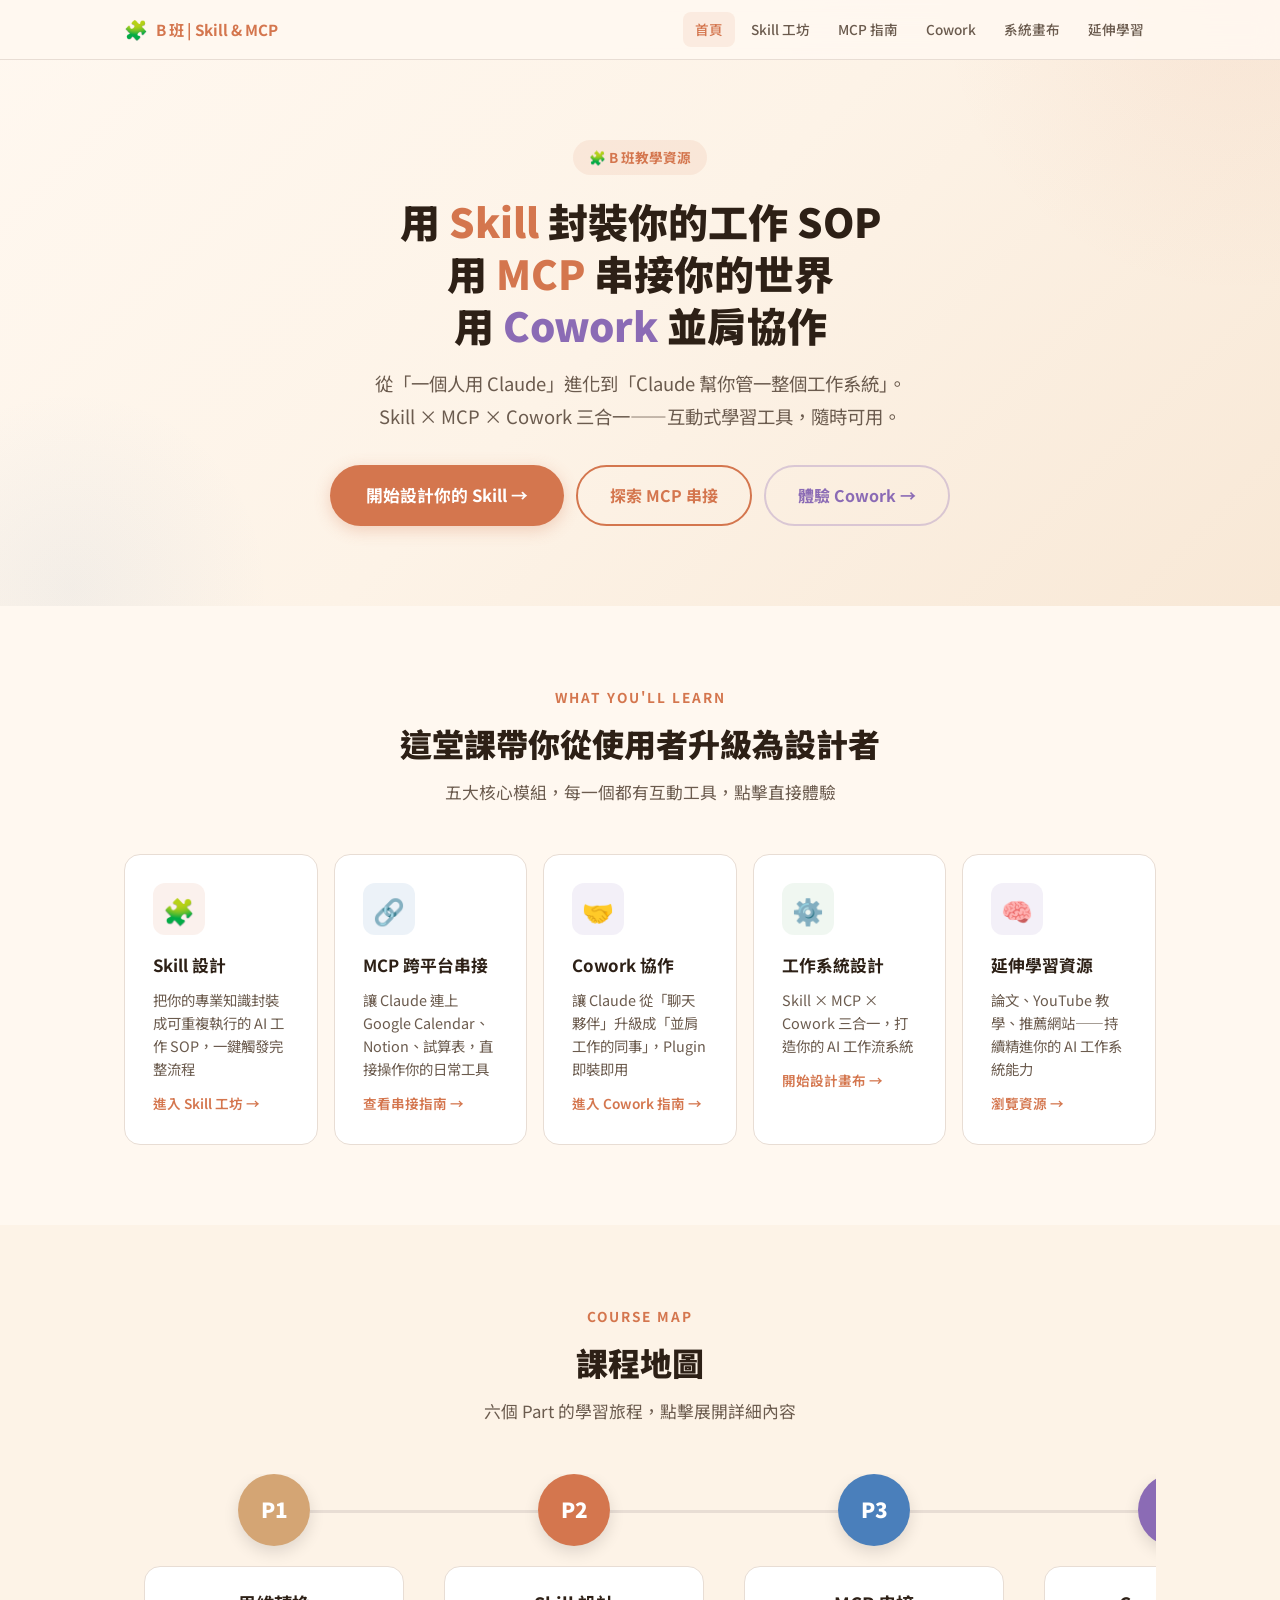
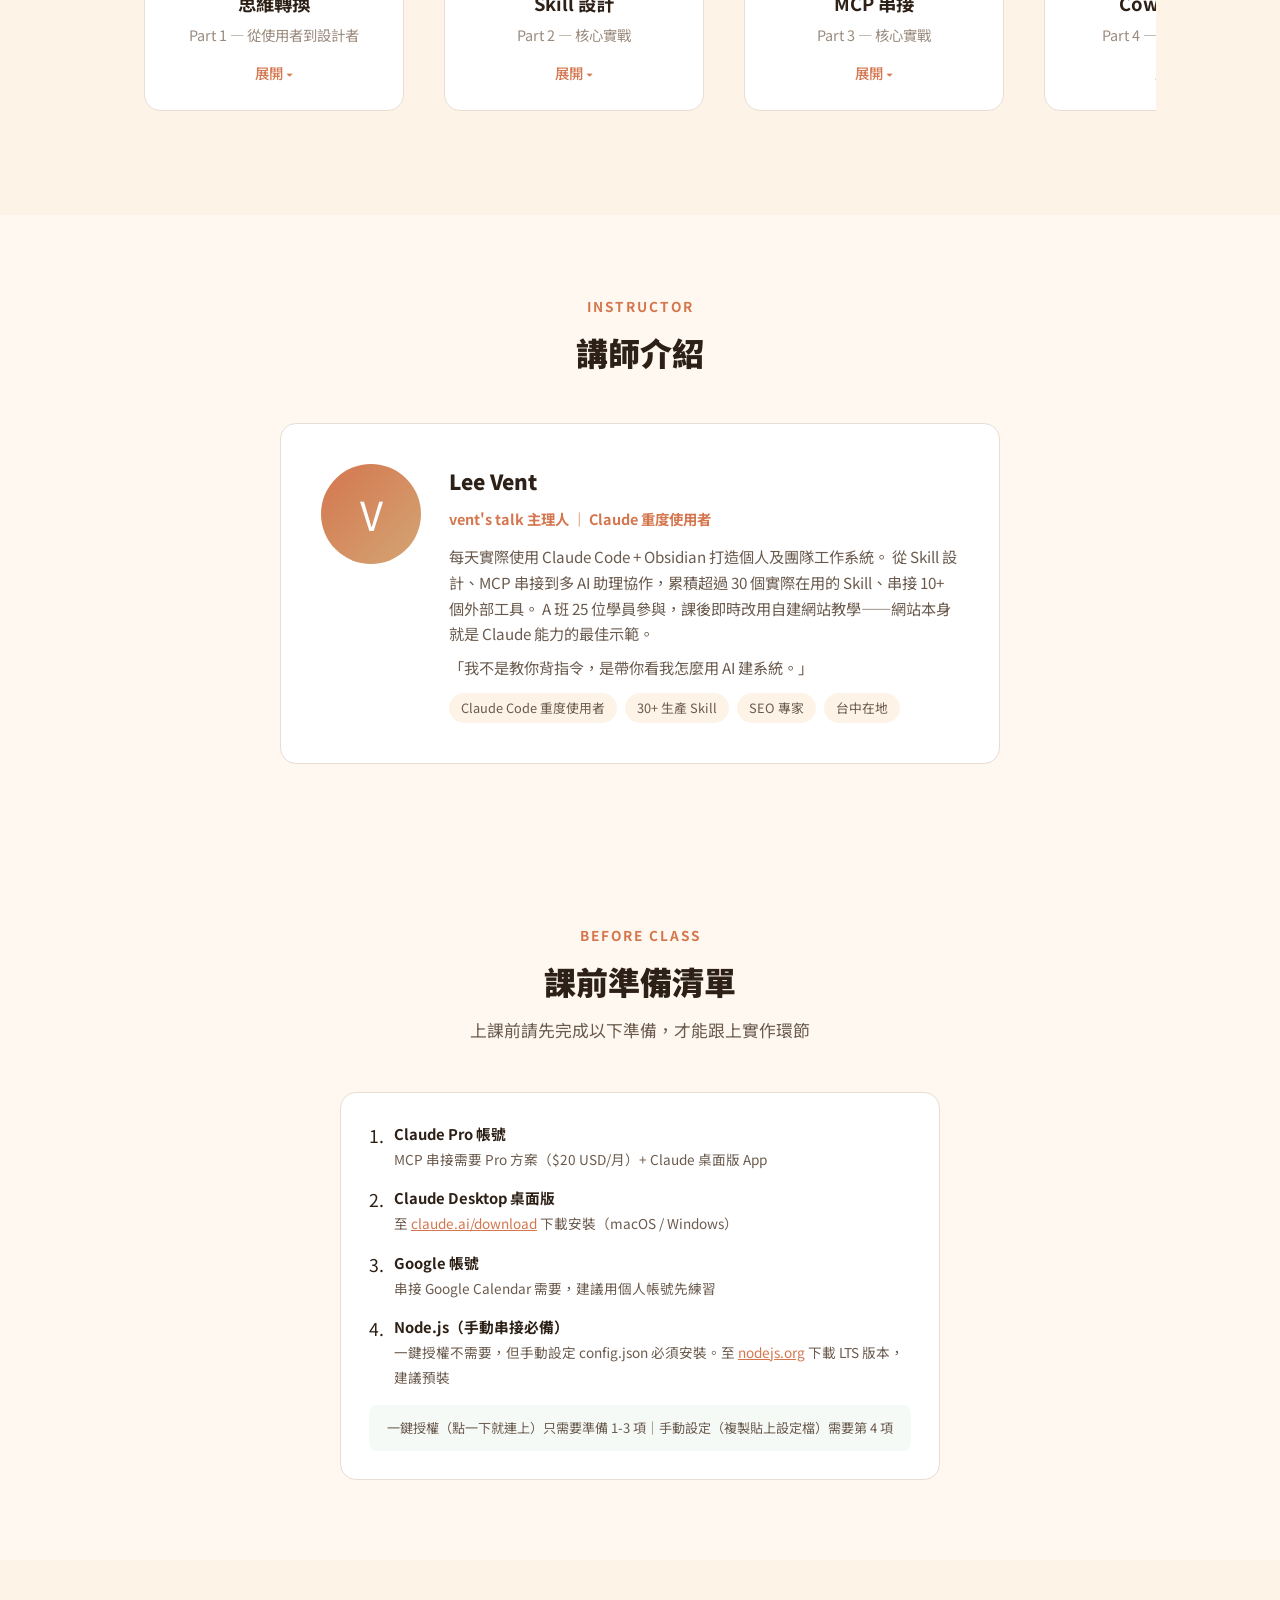
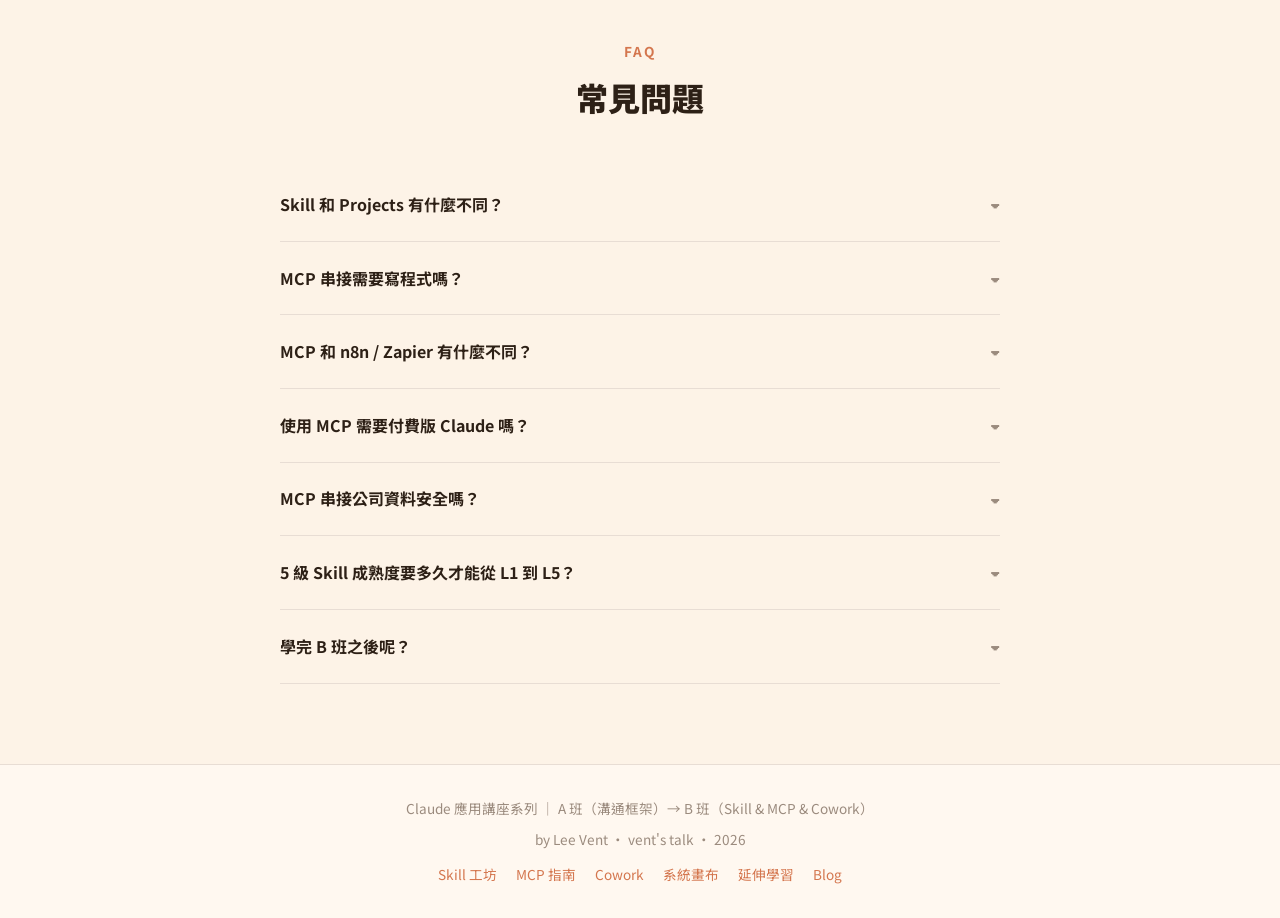
<file: index.html>
<!DOCTYPE html>
<html lang="zh-TW">
<head>
  <meta charset="UTF-8">
  <meta name="viewport" content="width=device-width, initial-scale=1.0">
  <title>B 班｜Skill 與跨平台 MCP 實踐 — Claude 應用講座教學資源</title>
  <meta name="description" content="Skill 設計工坊、5 級成熟度模型、MCP 串接指南、AI 工作系統畫布——B 班核心教學資源，互動式學習工具隨時可用。">
  <meta name="keywords" content="Claude Skill, MCP, Model Context Protocol, AI 工作系統, Skill 設計, Claude 教學, AI 自動化, 工作流設計">
  <meta name="author" content="Lee Vent">
  <meta name="robots" content="index, follow">
  <link rel="canonical" href="https://bclass.leevent.xyz/">

  <!-- Open Graph -->
  <meta property="og:type" content="website">
  <meta property="og:title" content="B 班｜Skill 與跨平台 MCP 實踐 — Claude 應用講座教學資源">
  <meta property="og:description" content="Skill 設計工坊、5 級成熟度模型、MCP 串接指南——互動式學習 Claude 進階功能的最佳入口。">
  <meta property="og:url" content="https://bclass.leevent.xyz/">
  <meta property="og:site_name" content="Claude 應用講座 B 班">
  <meta property="og:locale" content="zh_TW">

  <!-- Twitter Card -->
  <meta name="twitter:card" content="summary_large_image">
  <meta name="twitter:title" content="B 班｜Skill 與跨平台 MCP 實踐">
  <meta name="twitter:description" content="Skill 設計工坊、5 級成熟度模型、MCP 串接指南——互動式學習工具隨時可用。">

  <!-- JSON-LD Structured Data -->
  <script type="application/ld+json">
  {
    "@context": "https://schema.org",
    "@type": "Course",
    "name": "Claude 應用講座 B 班 — Skill 與跨平台 MCP 實踐",
    "description": "用 Skill 封裝工作 SOP，用 MCP 串接日常工具，打造個人 AI 工作系統。不需要寫程式。",
    "provider": {
      "@type": "Person",
      "name": "Lee Vent",
      "url": "https://leevent.xyz"
    },
    "educationalLevel": "Intermediate",
    "inLanguage": "zh-TW",
    "teaches": ["Claude Skill 設計", "MCP 跨平台串接", "AI 工作系統設計", "進階 Prompt 工程"],
    "url": "https://bclass.leevent.xyz/"
  }
  </script>

  <link rel="preconnect" href="https://fonts.googleapis.com">
  <link href="https://fonts.googleapis.com/css2?family=Noto+Sans+TC:wght@300;400;500;700;900&display=swap" rel="stylesheet">
  <link rel="stylesheet" href="/assets/shared.css">
  <style>
    /* ── Hero (home) ── */
    .hero {
      padding: 140px 0 80px;
      background: linear-gradient(135deg, #FFF8F0 0%, #FDF3E7 50%, #F8E8D6 100%);
      position: relative; overflow: hidden;
    }
    .hero::before {
      content: ''; position: absolute; top: -50%; right: -20%;
      width: 600px; height: 600px; border-radius: 50%;
      background: radial-gradient(circle, rgba(212,118,78,0.08) 0%, transparent 70%);
    }
    .hero::after {
      content: ''; position: absolute; bottom: -30%; left: -10%;
      width: 400px; height: 400px; border-radius: 50%;
      background: radial-gradient(circle, rgba(74,127,187,0.06) 0%, transparent 70%);
    }
    .hero-inner {
      max-width: 780px; margin: 0 auto; padding: 0 24px;
      position: relative; z-index: 1; text-align: center;
    }
    .hero-badge {
      display: inline-flex; align-items: center; gap: 8px;
      background: rgba(212,118,78,0.1); color: var(--accent);
      padding: 6px 16px; border-radius: 999px; font-size: 0.85rem; font-weight: 700;
      margin-bottom: 20px;
    }
    .hero h1 { font-size: 2.5rem; font-weight: 900; line-height: 1.3; margin-bottom: 16px; }
    .hero h1 .highlight { color: var(--accent); }
    .hero .subtitle { font-size: 1.15rem; color: var(--text-sec); margin-bottom: 32px; line-height: 1.8; }
    .hero-actions { display: flex; gap: 12px; flex-wrap: wrap; justify-content: center; }

    /* ── Feature Cards ── */
    .features-grid { display: grid; grid-template-columns: repeat(5, 1fr); gap: 16px; }
    .feature-card {
      background: var(--bg-card); border-radius: var(--radius); padding: 28px;
      border: 1px solid var(--border); transition: var(--transition);
      text-decoration: none; color: inherit; cursor: pointer;
    }
    .feature-card:hover { transform: translateY(-4px); box-shadow: 0 12px 32px var(--shadow-lg); }
    .feature-icon {
      width: 52px; height: 52px; border-radius: var(--radius-sm);
      display: flex; align-items: center; justify-content: center;
      font-size: 1.6rem; margin-bottom: 16px;
    }
    .feature-icon.skill { background: rgba(212,118,78,0.1); }
    .feature-icon.mcp { background: rgba(74,127,187,0.1); }
    .feature-icon.system { background: rgba(107,175,123,0.1); }
    .feature-icon.prompt { background: rgba(139,107,181,0.1); }
    .feature-card h3 { font-size: 1.05rem; font-weight: 700; margin-bottom: 8px; }
    .feature-card p { font-size: 0.9rem; color: var(--text-sec); line-height: 1.6; }
    .feature-card .card-link {
      display: inline-block; margin-top: 12px; font-size: 0.85rem;
      color: var(--accent); font-weight: 600;
    }

    /* ── Horizontal Course Map ── */
    .course-map { overflow-x: auto; padding-bottom: 24px; }
    .course-map-track {
      display: flex; gap: 0; min-width: max-content; align-items: stretch;
    }
    .map-node {
      flex: 0 0 300px; position: relative;
      display: flex; flex-direction: column; align-items: center;
      padding: 0 20px; cursor: pointer;
    }
    .map-node::after {
      content: ''; position: absolute; top: 36px; left: calc(50% + 36px);
      width: calc(100% - 72px); height: 3px; background: var(--border);
    }
    .map-node:last-child::after { display: none; }
    .map-marker {
      width: 72px; height: 72px; border-radius: 50%;
      display: flex; align-items: center; justify-content: center;
      font-weight: 900; font-size: 1.3rem; color: #fff;
      position: relative; z-index: 2; flex-shrink: 0;
      box-shadow: 0 6px 16px rgba(0,0,0,0.12);
    }
    .map-card {
      margin-top: 20px; background: var(--bg-card); border-radius: var(--radius);
      padding: 24px; border: 1px solid var(--border); width: 100%;
      transition: var(--transition); text-align: center;
    }
    .map-card:hover { box-shadow: 0 6px 20px var(--shadow); border-color: var(--accent-light); }
    .map-card h3 { font-size: 1.15rem; font-weight: 700; margin-bottom: 6px; line-height: 1.4; }
    .map-card .part-label { font-size: 0.9rem; color: var(--text-muted); margin-bottom: 12px; }
    .map-card .details {
      max-height: 0; overflow: hidden; transition: max-height 0.4s ease;
      text-align: left;
    }
    .map-card.open .details { max-height: 500px; }
    .map-card .details ul { list-style: none; padding-top: 14px; border-top: 1px solid var(--border); }
    .map-card .details li {
      padding: 5px 0; font-size: 0.92rem; color: var(--text-sec);
      display: flex; align-items: flex-start; gap: 8px;
    }
    .map-card .details li::before { content: '→'; color: var(--accent); flex-shrink: 0; }
    .map-toggle { font-size: 0.9rem; color: var(--accent); font-weight: 500; cursor: pointer; }

    /* ── Instructor ── */
    .instructor-card {
      max-width: 720px; margin: 0 auto;
      background: var(--bg-card); border-radius: var(--radius); padding: 40px;
      border: 1px solid var(--border);
      display: grid; grid-template-columns: 100px 1fr; gap: 28px; align-items: start;
    }
    .instructor-avatar {
      width: 100px; height: 100px; border-radius: 50%;
      background: linear-gradient(135deg, var(--accent), var(--accent-gold));
      display: flex; align-items: center; justify-content: center;
      font-size: 2.5rem; color: #fff;
    }
    .instructor-card h3 { font-size: 1.3rem; font-weight: 900; margin-bottom: 8px; }
    .instructor-card .role { color: var(--accent); font-weight: 700; font-size: 0.9rem; margin-bottom: 12px; }
    .instructor-card p { font-size: 0.95rem; color: var(--text-sec); line-height: 1.7; }
    .instructor-tags { display: flex; gap: 8px; flex-wrap: wrap; margin-top: 12px; }
    .instructor-tag {
      background: var(--bg-alt); padding: 4px 12px; border-radius: 999px;
      font-size: 0.8rem; color: var(--text-sec);
    }

    /* ── FAQ ── */
    .faq { max-width: 720px; margin: 0 auto; }
    .faq-item {
      border-bottom: 1px solid var(--border); padding: 20px 0; cursor: pointer;
    }
    .faq-question {
      display: flex; justify-content: space-between; align-items: center;
      font-weight: 700; font-size: 1rem;
    }
    .faq-arrow { transition: transform 0.3s ease; font-size: 1.2rem; color: var(--text-muted); }
    .faq-item.open .faq-arrow { transform: rotate(180deg); }
    .faq-answer {
      max-height: 0; overflow: hidden; transition: max-height 0.4s ease;
      font-size: 0.95rem; color: var(--text-sec); line-height: 1.7;
    }
    .faq-item.open .faq-answer { max-height: 300px; padding-top: 12px; }

    /* ── Responsive ── */
    @media (max-width: 768px) {
      .hero h1 { font-size: 1.8rem; }
      .features-grid { grid-template-columns: repeat(2, 1fr); }
      .instructor-card { grid-template-columns: 1fr; text-align: center; }
      .instructor-avatar { margin: 0 auto; }
      .course-map-track { flex-direction: column; min-width: unset; gap: 24px; }
      .map-node { flex: none; flex-direction: row; gap: 20px; padding: 0; }
      .map-node::after {
        top: auto; left: 36px; bottom: -24px;
        width: 3px; height: 24px;
      }
      .map-marker { width: 60px; height: 60px; font-size: 1.1rem; }
      .map-card { text-align: left; }
    }
    @media (max-width: 480px) {
      .features-grid { grid-template-columns: 1fr; }
      .hero { padding: 120px 0 60px; }
    }
  </style>
</head>
<body>

  <!-- Navigation -->
  <nav class="nav" id="nav">
    <div class="nav-inner">
      <a href="/" class="nav-brand"><span>🧩</span> B 班 | Skill & MCP</a>
      <button class="nav-mobile-toggle" onclick="document.querySelector('.nav-links').classList.toggle('open')">☰</button>
      <div class="nav-links">
        <a href="/" class="active">首頁</a>
        <a href="/skill/">Skill 工坊</a>
        <a href="/mcp/">MCP 指南</a>
        <a href="/cowork/">Cowork</a>
        <a href="/canvas/">系統畫布</a>
        <a href="/resources/">延伸學習</a>
      </div>
    </div>
  </nav>

  <!-- Hero -->
  <section class="hero">
    <div class="hero-inner">
      <div class="hero-badge">🧩 B 班教學資源</div>
      <h1>用 <span class="highlight">Skill</span> 封裝你的工作 SOP<br>用 <span class="highlight">MCP</span> 串接你的世界<br>用 <span class="highlight" style="color:var(--accent-purple)">Cowork</span> 並肩協作</h1>
      <p class="subtitle">從「一個人用 Claude」進化到「Claude 幫你管一整個工作系統」。<br>Skill × MCP × Cowork 三合一——互動式學習工具，隨時可用。</p>
      <div class="hero-actions">
        <a href="/skill/" class="btn btn-primary">開始設計你的 Skill →</a>
        <a href="/mcp/" class="btn btn-secondary">探索 MCP 串接</a>
        <a href="/cowork/" class="btn btn-secondary" style="border-color:rgba(139,107,181,.3);color:var(--accent-purple)">體驗 Cowork →</a>
      </div>
    </div>
  </section>

  <!-- What You'll Learn -->
  <section class="section" id="features">
    <div class="container">
      <div class="section-header fade-in">
        <div class="overline">What You'll Learn</div>
        <h2>這堂課帶你從使用者升級為設計者</h2>
        <p>五大核心模組，每一個都有互動工具，點擊直接體驗</p>
      </div>
      <div class="features-grid fade-in" style="grid-template-columns:repeat(auto-fit,minmax(160px,1fr))">
        <a href="/skill/" class="feature-card">
          <div class="feature-icon skill">🧩</div>
          <h3>Skill 設計</h3>
          <p>把你的專業知識封裝成可重複執行的 AI 工作 SOP，一鍵觸發完整流程</p>
          <span class="card-link">進入 Skill 工坊 →</span>
        </a>
        <a href="/mcp/" class="feature-card">
          <div class="feature-icon mcp">🔗</div>
          <h3>MCP 跨平台串接</h3>
          <p>讓 Claude 連上 Google Calendar、Notion、試算表，直接操作你的日常工具</p>
          <span class="card-link">查看串接指南 →</span>
        </a>
        <a href="/cowork/" class="feature-card">
          <div class="feature-icon prompt">🤝</div>
          <h3>Cowork 協作</h3>
          <p>讓 Claude 從「聊天夥伴」升級成「並肩工作的同事」，Plugin 即裝即用</p>
          <span class="card-link">進入 Cowork 指南 →</span>
        </a>
        <a href="/canvas/" class="feature-card">
          <div class="feature-icon system">⚙️</div>
          <h3>工作系統設計</h3>
          <p>Skill × MCP × Cowork 三合一，打造你的 AI 工作流系統</p>
          <span class="card-link">開始設計畫布 →</span>
        </a>
        <a href="/resources/" class="feature-card">
          <div class="feature-icon prompt">🧠</div>
          <h3>延伸學習資源</h3>
          <p>論文、YouTube 教學、推薦網站——持續精進你的 AI 工作系統能力</p>
          <span class="card-link">瀏覽資源 →</span>
        </a>
      </div>
    </div>
  </section>

  <!-- Course Map (Horizontal) -->
  <section class="section section-alt" id="map">
    <div class="container">
      <div class="section-header fade-in">
        <div class="overline">Course Map</div>
        <h2>課程地圖</h2>
        <p>六個 Part 的學習旅程，點擊展開詳細內容</p>
      </div>
      <div class="course-map fade-in">
        <div class="course-map-track">

          <div class="map-node">
            <div class="map-marker" style="background: var(--accent-gold);">P1</div>
            <div class="map-card" onclick="toggleMap(this)">
              <h3>思維轉換</h3>
              <div class="part-label">Part 1 — 從使用者到設計者</div>
              <span class="map-toggle">展開 ▾</span>
              <div class="details">
                <ul>
                  <li>A 班回顧：五元素溝通框架快速複習</li>
                  <li>Project vs Skill 關鍵差異（從「記住」到「執行」）</li>
                  <li>從一鍵授權到 MCP 概念橋接</li>
                  <li>Extended Thinking：讓 Claude「想久一點再回答」</li>
                  <li>Styles：自訂 Claude 的回應風格</li>
                  <li>模型選擇策略：Haiku / Sonnet / Opus 怎麼選</li>
                </ul>
              </div>
            </div>
          </div>

          <div class="map-node">
            <div class="map-marker" style="background: var(--accent);">P2</div>
            <div class="map-card" onclick="toggleMap(this)">
              <h3>Skill 設計</h3>
              <div class="part-label">Part 2 — 核心實戰</div>
              <span class="map-toggle">展開 ▾</span>
              <div class="details">
                <ul>
                  <li>Skill = 你的「AI 工作 SOP」</li>
                  <li>設計框架：觸發 → 輸入 → 執行 → 輸出 → 護欄</li>
                  <li>5 級 Skill 成熟度模型</li>
                  <li>實戰工作坊：社群貼文 / 會議紀錄 / 行銷一條龍</li>
                  <li>Anthropic 官方設計模式</li>
                  <li>Skill 的迭代與優化</li>
                </ul>
              </div>
            </div>
          </div>

          <div class="map-node">
            <div class="map-marker" style="background: var(--accent-blue);">P3</div>
            <div class="map-card" onclick="toggleMap(this)">
              <h3>MCP 串接</h3>
              <div class="part-label">Part 3 — 核心實戰</div>
              <span class="map-toggle">展開 ▾</span>
              <div class="details">
                <ul>
                  <li>MCP 白話解說</li>
                  <li>MCP vs n8n / Zapier — 不是替代，是互補</li>
                  <li>Google Calendar 串接 Demo</li>
                  <li>Notion 串接 Demo</li>
                  <li>Google Sheets 串接 Demo</li>
                  <li>使用場景設計 + 安全與限制</li>
                </ul>
              </div>
            </div>
          </div>

          <div class="map-node">
            <div class="map-marker" style="background: var(--accent-purple);">P4</div>
            <div class="map-card" onclick="toggleMap(this)">
              <h3>Cowork 協作</h3>
              <div class="part-label">Part 4 — AI 的工作場域</div>
              <span class="map-toggle">展開 ▾</span>
              <div class="details">
                <ul>
                  <li>Chat vs Cowork vs Code 三種模式差異</li>
                  <li>Skills + Connectors + Plugins 三大元件</li>
                  <li>安裝官方 Plugin（Productivity / Marketing）</li>
                  <li>用 Plugin Create 打造自訂 Plugin</li>
                  <li>三合一實戰：Skill × MCP × Cowork 完整工作流</li>
                </ul>
              </div>
            </div>
          </div>

          <div class="map-node">
            <div class="map-marker" style="background: var(--accent-green);">P5</div>
            <div class="map-card" onclick="toggleMap(this)">
              <h3>系統設計</h3>
              <div class="part-label">Part 5 — 串起來的力量</div>
              <span class="map-toggle">展開 ▾</span>
              <div class="details">
                <ul>
                  <li>Skill × MCP × Cowork 三角關係</li>
                  <li>從「使用者」到「AI 工作流設計師」</li>
                  <li>真實案例：我的 AI 工作系統</li>
                  <li>AI 工作系統設計畫布</li>
                  <li>進階概念預告：讓多個 AI 助理分工合作（SubAgent）</li>
                </ul>
              </div>
            </div>
          </div>

          <div class="map-node">
            <div class="map-marker" style="background: rgba(107,175,123,.7);">P6</div>
            <div class="map-card" onclick="toggleMap(this)">
              <h3>Prompt 進階</h3>
              <div class="part-label">Part 6 — 收尾 + Q&A</div>
              <span class="map-toggle">展開 ▾</span>
              <div class="details">
                <ul>
                  <li>逐步推理：讓 Claude 一步步展示思考過程</li>
                  <li>範例學習：用 3-5 個好範例教會 Claude 你要的風格</li>
                  <li>自我檢查：讓 Claude 自己評估產出品質</li>
                  <li>「想久一點」vs「快速回答」品質對比 Demo</li>
                  <li>開放 Q&A</li>
                  <li>進階預告：Vibe Coding Live Demo</li>
                </ul>
              </div>
            </div>
          </div>

        </div>
      </div>
    </div>
  </section>

  <!-- Instructor -->
  <section class="section" id="instructor">
    <div class="container">
      <div class="section-header fade-in">
        <div class="overline">Instructor</div>
        <h2>講師介紹</h2>
      </div>
      <div class="instructor-card fade-in">
        <div class="instructor-avatar">V</div>
        <div>
          <h3>Lee Vent</h3>
          <div class="role">vent's talk 主理人 ｜ Claude 重度使用者</div>
          <p>
            每天實際使用 Claude Code + Obsidian 打造個人及團隊工作系統。
            從 Skill 設計、MCP 串接到多 AI 助理協作，累積超過 30 個實際在用的 Skill、串接 10+ 個外部工具。
            A 班 25 位學員參與，課後即時改用自建網站教學——網站本身就是 Claude 能力的最佳示範。
          </p>
          <p style="margin-top: 8px;">
            「我不是教你背指令，是帶你看我怎麼用 AI 建系統。」
          </p>
          <div class="instructor-tags">
            <span class="instructor-tag">Claude Code 重度使用者</span>
            <span class="instructor-tag">30+ 生產 Skill</span>
            <span class="instructor-tag">SEO 專家</span>
            <span class="instructor-tag">台中在地</span>
          </div>
        </div>
      </div>
    </div>
  </section>

  <!-- Prerequisites -->
  <section class="section" id="prerequisites">
    <div class="container">
      <div class="section-header fade-in">
        <div class="overline">Before Class</div>
        <h2>課前準備清單</h2>
        <p>上課前請先完成以下準備，才能跟上實作環節</p>
      </div>
      <div style="max-width:600px;margin:0 auto" class="fade-in">
        <div style="background:var(--bg-card);border-radius:var(--radius);padding:28px;border:1px solid var(--border)">
          <div style="display:flex;flex-direction:column;gap:14px;font-size:.92rem">
            <div style="display:flex;gap:10px;align-items:flex-start">
              <span style="font-size:1.1rem;flex-shrink:0">1.</span>
              <div><span style="font-weight:700">Claude Pro 帳號</span><br><span style="color:var(--text-sec);font-size:.85rem">MCP 串接需要 Pro 方案（$20 USD/月）+ Claude 桌面版 App</span></div>
            </div>
            <div style="display:flex;gap:10px;align-items:flex-start">
              <span style="font-size:1.1rem;flex-shrink:0">2.</span>
              <div><span style="font-weight:700">Claude Desktop 桌面版</span><br><span style="color:var(--text-sec);font-size:.85rem">至 <a href="https://claude.ai/download" style="color:var(--accent)">claude.ai/download</a> 下載安裝（macOS / Windows）</span></div>
            </div>
            <div style="display:flex;gap:10px;align-items:flex-start">
              <span style="font-size:1.1rem;flex-shrink:0">3.</span>
              <div><span style="font-weight:700">Google 帳號</span><br><span style="color:var(--text-sec);font-size:.85rem">串接 Google Calendar 需要，建議用個人帳號先練習</span></div>
            </div>
            <div style="display:flex;gap:10px;align-items:flex-start">
              <span style="font-size:1.1rem;flex-shrink:0">4.</span>
              <div><span style="font-weight:700">Node.js（手動串接必備）</span><br><span style="color:var(--text-sec);font-size:.85rem">一鍵授權不需要，但手動設定 config.json 必須安裝。至 <a href="https://nodejs.org" style="color:var(--accent)">nodejs.org</a> 下載 LTS 版本，建議預裝</span></div>
            </div>
          </div>
          <div style="margin-top:16px;padding:12px;background:rgba(107,175,123,.06);border-radius:var(--radius-xs);font-size:.82rem;color:var(--text-sec);text-align:center">
            一鍵授權（點一下就連上）只需要準備 1-3 項｜手動設定（複製貼上設定檔）需要第 4 項
          </div>
        </div>
      </div>
    </div>
  </section>

  <!-- FAQ -->
  <section class="section section-alt" id="faq">
    <div class="container">
      <div class="section-header fade-in">
        <div class="overline">FAQ</div>
        <h2>常見問題</h2>
      </div>
      <div class="faq fade-in">
        <div class="faq-item" onclick="toggleFaq(this)">
          <div class="faq-question">
            <span>Skill 和 Projects 有什麼不同？</span>
            <span class="faq-arrow">▾</span>
          </div>
          <div class="faq-answer">Projects 是你的「AI 工作空間」，讓 Claude 記住你的背景和偏好——像一個跟你共事的同事。Skill 是你設計的「AI 工作 SOP」，一個指令就能觸發完整的工作流程——像一份自動化流程表。兩者搭配使用，效果最好。</div>
        </div>
        <div class="faq-item" onclick="toggleFaq(this)">
          <div class="faq-question">
            <span>MCP 串接需要寫程式嗎？</span>
            <span class="faq-arrow">▾</span>
          </div>
          <div class="faq-answer">不需要！Google Calendar 和 Notion 是官方整合，在 Claude 桌面版介面一鍵授權即可。Google Sheets 需透過第三方工具，但設定過程也只是複製貼上一份純文字設定檔，不需要寫任何程式碼。</div>
        </div>
        <div class="faq-item" onclick="toggleFaq(this)">
          <div class="faq-question">
            <span>MCP 和 n8n / Zapier 有什麼不同？</span>
            <span class="faq-arrow">▾</span>
          </div>
          <div class="faq-answer">MCP 是 Claude 的「手和眼」，即時互動——你下指令，Claude 當場幫你操作。n8n / Zapier 是排程型自動化，設定好後在背景自動觸發。不是替代關係，是互補：MCP 做臨時決策，n8n 做重複排程。</div>
        </div>
        <div class="faq-item" onclick="toggleFaq(this)">
          <div class="faq-question">
            <span>使用 MCP 需要付費版 Claude 嗎？</span>
            <span class="faq-arrow">▾</span>
          </div>
          <div class="faq-answer">MCP 串接功能需要 Claude Pro 以上方案及 Claude 桌面版 App。Skill 設計本身在免費版也能使用，只是進階功能（Extended Thinking、更多對話量）需要 Pro 版。</div>
        </div>
        <div class="faq-item" onclick="toggleFaq(this)">
          <div class="faq-question">
            <span>MCP 串接公司資料安全嗎？</span>
            <span class="faq-arrow">▾</span>
          </div>
          <div class="faq-answer">MCP 的權限由你控制——Google Calendar 和 Notion 都是 OAuth 授權，你可以選擇分享哪些日曆或頁面。Claude 不會永久儲存你的資料。建議先從個人資料開始練習，確認流程後再決定是否串接工作相關內容。</div>
        </div>
        <div class="faq-item" onclick="toggleFaq(this)">
          <div class="faq-question">
            <span>5 級 Skill 成熟度要多久才能從 L1 到 L5？</span>
            <span class="faq-arrow">▾</span>
          </div>
          <div class="faq-answer">L1→L2 通常幾天內就能達成，關鍵是加入變數讓 Skill 更靈活。L2→L3 需要學會 MCP 串接（本站有完整指南）。L3→L4 需要設計多步驟工作流，通常需要 1-2 週實踐。L5 涉及讓多個 AI 助理分工合作，屬於進階內容。</div>
        </div>
        <div class="faq-item" onclick="toggleFaq(this)">
          <div class="faq-question">
            <span>學完 B 班之後呢？</span>
            <span class="faq-arrow">▾</span>
          </div>
          <div class="faq-answer">B 班學完 Skill + MCP + Cowork 三大核心後，你已經能設計完整的 AI 工作系統。想更進一步，可以關注講師的部落格和社群，未來會有更多進階內容（例如讓 AI 直接幫你寫程式、建系統、跑自動化）。</div>
        </div>
      </div>
    </div>
  </section>

  <!-- Footer -->
  <footer class="footer">
    <div class="container">
      <p>Claude 應用講座系列 ｜ A 班（溝通框架）→ B 班（Skill & MCP & Cowork）</p>
      <p style="margin-top: 8px;">by Lee Vent · vent's talk · 2026</p>
      <div class="footer-links">
        <a href="/skill/">Skill 工坊</a>
        <a href="/mcp/">MCP 指南</a>
        <a href="/cowork/">Cowork</a>
        <a href="/canvas/">系統畫布</a>
        <a href="/resources/">延伸學習</a>
        <a href="https://leevent.xyz">Blog</a>
      </div>
    </div>
  </footer>

  <script>
    // ── Nav scroll effect ──
    window.addEventListener('scroll', () => {
      document.getElementById('nav').classList.toggle('scrolled', window.scrollY > 20);
    });

    // ── Fade-in on scroll ──
    const observer = new IntersectionObserver((entries) => {
      entries.forEach(e => { if (e.isIntersecting) e.target.classList.add('visible'); });
    }, { threshold: 0.1 });
    document.querySelectorAll('.fade-in').forEach(el => observer.observe(el));

    // ── Course Map toggle ──
    function toggleMap(el) {
      el.classList.toggle('open');
      const toggle = el.querySelector('.map-toggle');
      toggle.textContent = el.classList.contains('open') ? '收起 ▴' : '展開 ▾';
    }

    // ── FAQ toggle ──
    function toggleFaq(el) { el.classList.toggle('open'); }
  </script>
</body>
</html>
</file>
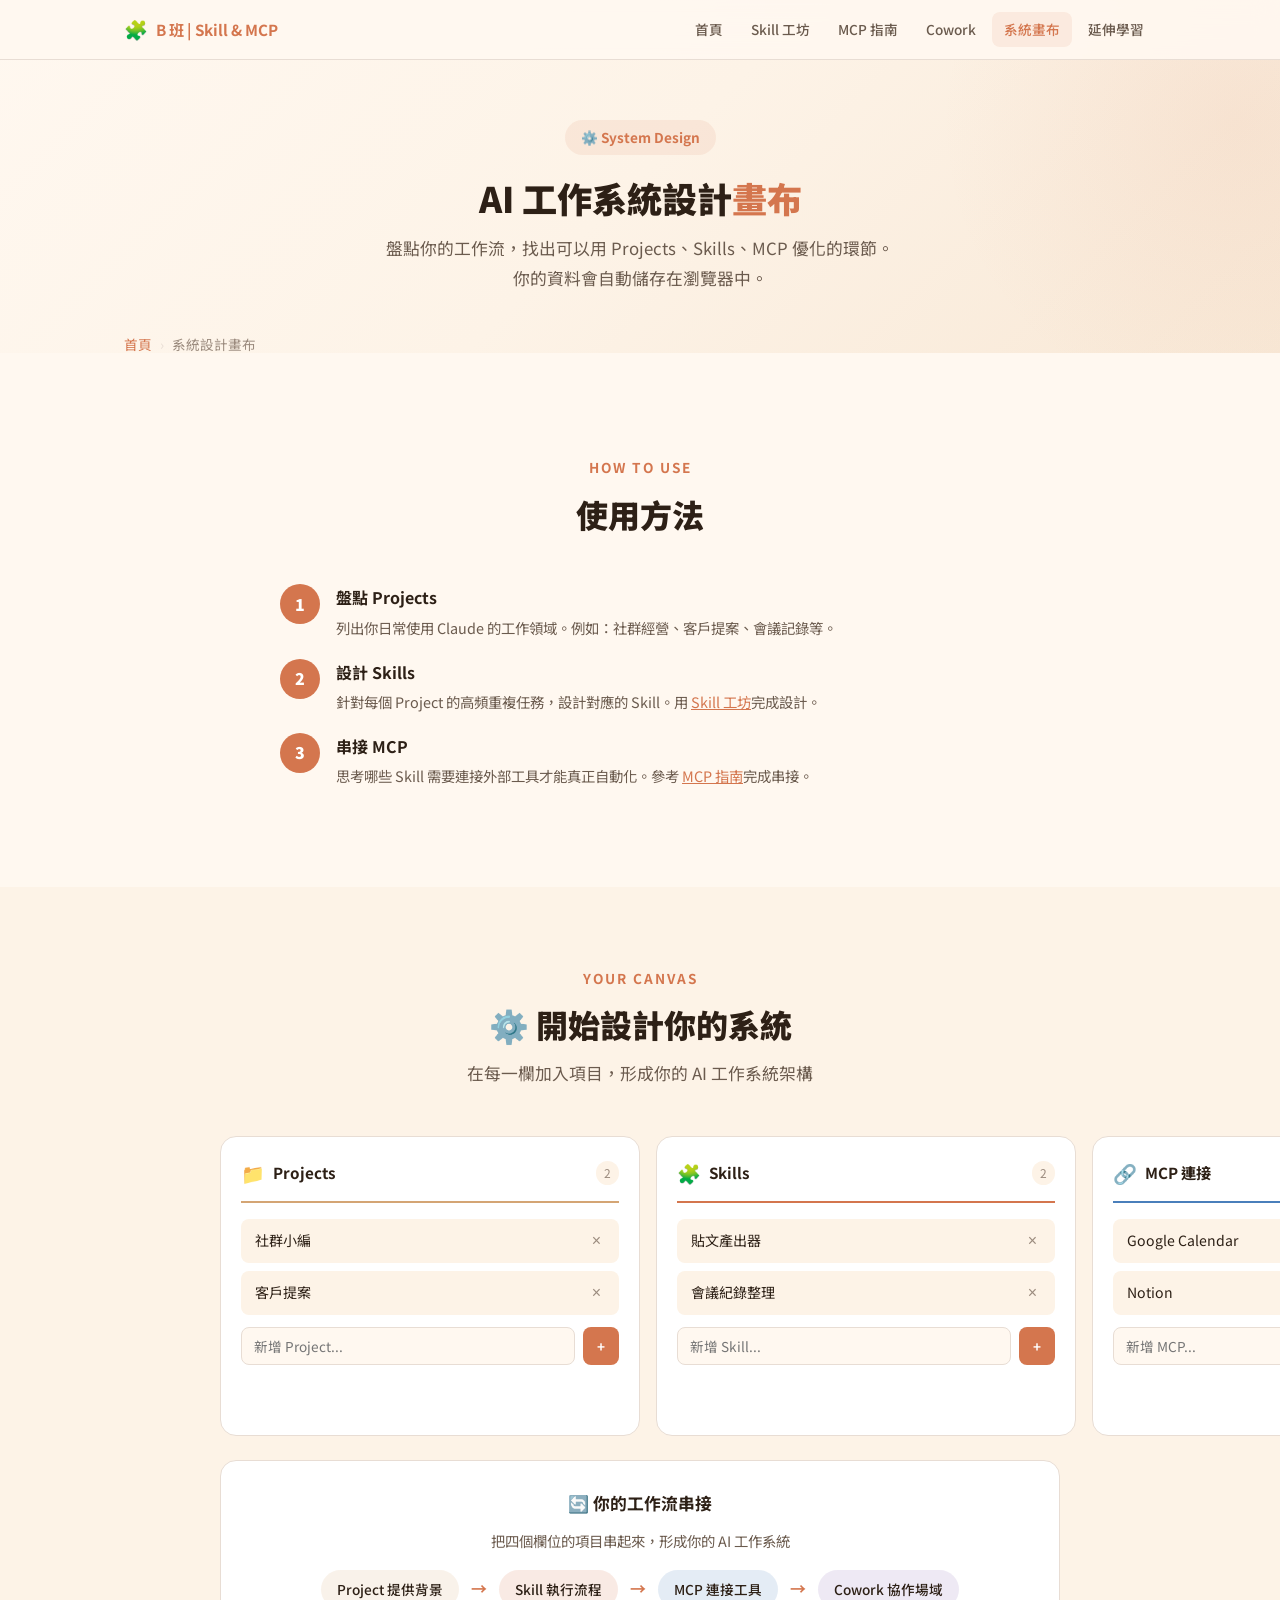
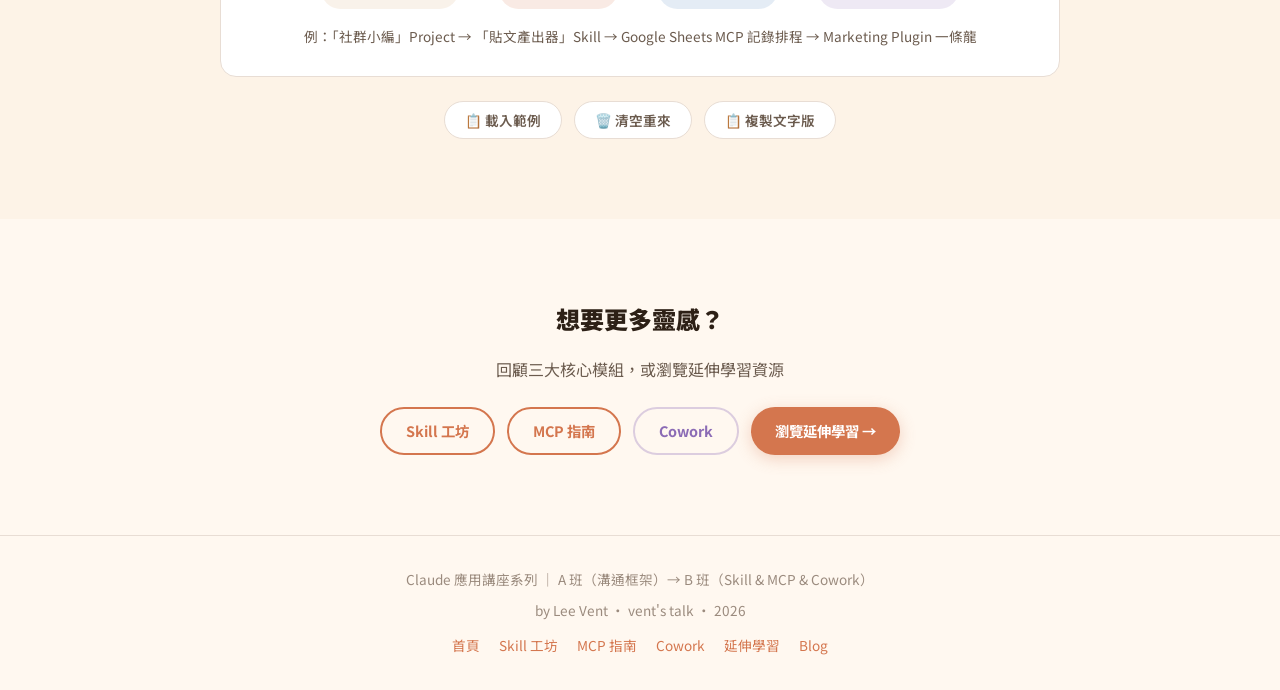
<file: canvas/index.html>
<!DOCTYPE html>
<html lang="zh-TW">
<head>
  <meta charset="UTF-8">
  <meta name="viewport" content="width=device-width, initial-scale=1.0">
  <title>AI 工作系統設計畫布 — B 班教學資源</title>
  <meta name="description" content="互動式設計畫布：盤點你的 Projects、Skills、MCP 連接，規劃你的 AI 工作系統。支援 localStorage 儲存。">
  <meta name="robots" content="index, follow">
  <link rel="canonical" href="https://bclass.leevent.xyz/canvas/">

  <meta property="og:type" content="article">
  <meta property="og:title" content="AI 工作系統設計畫布">
  <meta property="og:description" content="盤點你的工作流，用 Projects × Skills × MCP 打造你的 AI 工作系統。">
  <meta property="og:url" content="https://bclass.leevent.xyz/canvas/">

  <link rel="preconnect" href="https://fonts.googleapis.com">
  <link href="https://fonts.googleapis.com/css2?family=Noto+Sans+TC:wght@300;400;500;700;900&display=swap" rel="stylesheet">
  <link rel="stylesheet" href="/assets/shared.css">
  <style>
    /* ── Canvas ── */
    .canvas-container { max-width: 840px; margin: 0 auto; }
    .canvas-board {
      display: grid; grid-template-columns: repeat(4, 1fr); gap: 16px; margin-bottom: 24px;
    }
    .canvas-col {
      background: var(--bg-card); border-radius: var(--radius); padding: 20px;
      border: 1px solid var(--border); min-height: 300px;
    }
    .canvas-col-header {
      display: flex; align-items: center; gap: 8px; margin-bottom: 16px;
      padding-bottom: 12px; border-bottom: 2px solid;
    }
    .canvas-col-header h3 { font-size: 0.95rem; font-weight: 700; }
    .canvas-col-header .col-icon { font-size: 1.2rem; }
    .canvas-col-header .col-count {
      margin-left: auto; font-size: 0.75rem; color: var(--text-muted);
      background: var(--bg-alt); padding: 2px 8px; border-radius: 999px;
    }
    .canvas-col[data-type="projects"] .canvas-col-header { border-color: var(--accent-gold); }
    .canvas-col[data-type="skills"] .canvas-col-header { border-color: var(--accent); }
    .canvas-col[data-type="mcp"] .canvas-col-header { border-color: var(--accent-blue); }
    .canvas-item {
      background: var(--bg-alt); border-radius: var(--radius-xs); padding: 10px 14px;
      margin-bottom: 8px; font-size: 0.88rem; display: flex; align-items: center;
      justify-content: space-between; transition: var(--transition);
    }
    .canvas-item:hover { background: var(--border); }
    .canvas-remove {
      background: none; border: none; color: var(--text-muted);
      cursor: pointer; font-size: 1rem; padding: 0 4px;
    }
    .canvas-remove:hover { color: #D44; }
    .canvas-add { display: flex; gap: 8px; margin-top: 12px; }
    .canvas-add input {
      flex: 1; padding: 8px 12px; border: 1.5px solid var(--border);
      border-radius: var(--radius-xs); font-family: inherit; font-size: 0.85rem;
      background: var(--bg); color: var(--text);
    }
    .canvas-add input:focus { outline: none; border-color: var(--accent); }
    .canvas-add-btn {
      background: var(--accent); color: #fff; border: none;
      border-radius: var(--radius-xs); padding: 8px 14px; cursor: pointer;
      font-size: 0.85rem; font-weight: 700; font-family: inherit;
      transition: var(--transition);
    }
    .canvas-add-btn:hover { background: #C06A45; }

    /* ── Connections ── */
    .canvas-connections {
      background: var(--bg-card); border-radius: var(--radius); padding: 28px;
      border: 1px solid var(--border); text-align: center;
    }
    .canvas-connections h3 { font-size: 1.05rem; font-weight: 700; margin-bottom: 12px; }
    .canvas-connections p { font-size: 0.9rem; color: var(--text-sec); }
    .canvas-flow {
      display: flex; align-items: center; justify-content: center; gap: 12px;
      margin-top: 16px; flex-wrap: wrap;
    }
    .canvas-flow-item {
      background: var(--bg-alt); padding: 8px 16px; border-radius: 999px;
      font-size: 0.85rem; font-weight: 500;
    }
    .canvas-flow-arrow { color: var(--accent); font-weight: 700; }

    /* ── Actions ── */
    .canvas-actions {
      display: flex; justify-content: center; gap: 12px; margin-top: 24px;
    }
    .btn-canvas-action {
      padding: 8px 20px; border-radius: 999px; font-family: inherit;
      font-size: 0.85rem; font-weight: 600; cursor: pointer;
      transition: var(--transition); border: 1.5px solid var(--border);
      background: var(--bg-card); color: var(--text-sec);
    }
    .btn-canvas-action:hover { border-color: var(--accent); color: var(--accent); }

    /* ── How to use ── */
    .howto { max-width: 720px; margin: 0 auto; }
    .howto-step {
      display: grid; grid-template-columns: 40px 1fr; gap: 16px;
      margin-bottom: 20px; align-items: start;
    }
    .howto-num {
      width: 40px; height: 40px; border-radius: 50%;
      background: var(--accent); color: #fff; font-weight: 900;
      display: flex; align-items: center; justify-content: center;
    }
    .howto-step h3 { font-size: 1rem; font-weight: 700; margin-bottom: 4px; }
    .howto-step p { font-size: 0.9rem; color: var(--text-sec); line-height: 1.6; }

    @media (max-width: 768px) {
      .canvas-board { grid-template-columns: 1fr; }
    }
  </style>
</head>
<body>

  <!-- Navigation -->
  <nav class="nav" id="nav">
    <div class="nav-inner">
      <a href="/" class="nav-brand"><span>🧩</span> B 班 | Skill & MCP</a>
      <button class="nav-mobile-toggle" onclick="document.querySelector('.nav-links').classList.toggle('open')">☰</button>
      <div class="nav-links">
        <a href="/">首頁</a>
        <a href="/skill/">Skill 工坊</a>
        <a href="/mcp/">MCP 指南</a>
        <a href="/cowork/">Cowork</a>
        <a href="/canvas/" class="active">系統畫布</a>
        <a href="/resources/">延伸學習</a>
      </div>
    </div>
  </nav>

  <!-- Page Hero -->
  <section class="page-hero">
    <div class="page-hero-inner">
      <div class="page-hero-badge">⚙️ System Design</div>
      <h1>AI 工作系統設計<span class="highlight">畫布</span></h1>
      <p class="subtitle">盤點你的工作流，找出可以用 Projects、Skills、MCP 優化的環節。<br>你的資料會自動儲存在瀏覽器中。</p>
    </div>
  </section>

  <div class="breadcrumb">
    <a href="/">首頁</a> <span class="sep">›</span> <span>系統設計畫布</span>
  </div>

  <!-- How to Use -->
  <section class="section">
    <div class="container">
      <div class="section-header fade-in">
        <div class="overline">How to Use</div>
        <h2>使用方法</h2>
      </div>
      <div class="howto fade-in">
        <div class="howto-step">
          <div class="howto-num">1</div>
          <div>
            <h3>盤點 Projects</h3>
            <p>列出你日常使用 Claude 的工作領域。例如：社群經營、客戶提案、會議記錄等。</p>
          </div>
        </div>
        <div class="howto-step">
          <div class="howto-num">2</div>
          <div>
            <h3>設計 Skills</h3>
            <p>針對每個 Project 的高頻重複任務，設計對應的 Skill。用 <a href="/skill/" style="color: var(--accent);">Skill 工坊</a>完成設計。</p>
          </div>
        </div>
        <div class="howto-step">
          <div class="howto-num">3</div>
          <div>
            <h3>串接 MCP</h3>
            <p>思考哪些 Skill 需要連接外部工具才能真正自動化。參考 <a href="/mcp/" style="color: var(--accent);">MCP 指南</a>完成串接。</p>
          </div>
        </div>
      </div>
    </div>
  </section>

  <!-- Canvas -->
  <section class="section section-alt" id="canvas">
    <div class="container">
      <div class="section-header fade-in">
        <div class="overline">Your Canvas</div>
        <h2>⚙️ 開始設計你的系統</h2>
        <p>在每一欄加入項目，形成你的 AI 工作系統架構</p>
      </div>
      <div class="canvas-container fade-in">
        <div class="canvas-board">
          <div class="canvas-col" data-type="projects">
            <div class="canvas-col-header">
              <span class="col-icon">📁</span>
              <h3>Projects</h3>
              <span class="col-count" id="projects-count">2</span>
            </div>
            <div id="projects-list">
              <div class="canvas-item">社群小編 <button class="canvas-remove" onclick="removeItem(this)">×</button></div>
              <div class="canvas-item">客戶提案 <button class="canvas-remove" onclick="removeItem(this)">×</button></div>
            </div>
            <div class="canvas-add">
              <input type="text" placeholder="新增 Project..." onkeydown="if(event.key==='Enter')addItem(this,'projects-list')">
              <button class="canvas-add-btn" onclick="addItem(this.previousElementSibling,'projects-list')">+</button>
            </div>
          </div>
          <div class="canvas-col" data-type="skills">
            <div class="canvas-col-header">
              <span class="col-icon">🧩</span>
              <h3>Skills</h3>
              <span class="col-count" id="skills-count">2</span>
            </div>
            <div id="skills-list">
              <div class="canvas-item">貼文產出器 <button class="canvas-remove" onclick="removeItem(this)">×</button></div>
              <div class="canvas-item">會議紀錄整理 <button class="canvas-remove" onclick="removeItem(this)">×</button></div>
            </div>
            <div class="canvas-add">
              <input type="text" placeholder="新增 Skill..." onkeydown="if(event.key==='Enter')addItem(this,'skills-list')">
              <button class="canvas-add-btn" onclick="addItem(this.previousElementSibling,'skills-list')">+</button>
            </div>
          </div>
          <div class="canvas-col" data-type="mcp">
            <div class="canvas-col-header">
              <span class="col-icon">🔗</span>
              <h3>MCP 連接</h3>
              <span class="col-count" id="mcp-count">2</span>
            </div>
            <div id="mcp-list">
              <div class="canvas-item">Google Calendar <button class="canvas-remove" onclick="removeItem(this)">×</button></div>
              <div class="canvas-item">Notion <button class="canvas-remove" onclick="removeItem(this)">×</button></div>
            </div>
            <div class="canvas-add">
              <input type="text" placeholder="新增 MCP..." onkeydown="if(event.key==='Enter')addItem(this,'mcp-list')">
              <button class="canvas-add-btn" onclick="addItem(this.previousElementSibling,'mcp-list')">+</button>
            </div>
          </div>
          <div class="canvas-col" data-type="cowork">
            <div class="canvas-col-header">
              <span class="col-icon">🤝</span>
              <h3>Cowork Plugins</h3>
              <span class="col-count" id="cowork-count">0</span>
            </div>
            <div id="cowork-list"></div>
            <div class="canvas-add">
              <input type="text" placeholder="新增 Plugin..." onkeydown="if(event.key==='Enter')addItem(this,'cowork-list')">
              <button class="canvas-add-btn" onclick="addItem(this.previousElementSibling,'cowork-list')">+</button>
            </div>
          </div>
        </div>

        <div class="canvas-connections">
          <h3>🔄 你的工作流串接</h3>
          <p>把四個欄位的項目串起來，形成你的 AI 工作系統</p>
          <div class="canvas-flow">
            <div class="canvas-flow-item" style="background: rgba(212,165,116,0.15);">Project 提供背景</div>
            <div class="canvas-flow-arrow">→</div>
            <div class="canvas-flow-item" style="background: rgba(212,118,78,0.15);">Skill 執行流程</div>
            <div class="canvas-flow-arrow">→</div>
            <div class="canvas-flow-item" style="background: rgba(74,127,187,0.15);">MCP 連接工具</div>
            <div class="canvas-flow-arrow">→</div>
            <div class="canvas-flow-item" style="background: rgba(139,107,181,0.15);">Cowork 協作場域</div>
          </div>
          <p style="margin-top: 16px; font-size: 0.85rem;">
            例：「社群小編」Project → 「貼文產出器」Skill → Google Sheets MCP 記錄排程 → Marketing Plugin 一條龍
          </p>
        </div>

        <div class="canvas-actions">
          <button class="btn-canvas-action" onclick="loadExampleCanvas()">📋 載入範例</button>
          <button class="btn-canvas-action" onclick="resetCanvas()">🗑️ 清空重來</button>
          <button class="btn-canvas-action" onclick="exportCanvas()">📋 複製文字版</button>
        </div>
      </div>
    </div>
  </section>

  <!-- CTA -->
  <section class="section">
    <div class="container" style="text-align: center;">
      <h2 style="font-size: 1.5rem; font-weight: 900; margin-bottom: 16px;">想要更多靈感？</h2>
      <p style="color: var(--text-sec); margin-bottom: 24px;">回顧三大核心模組，或瀏覽延伸學習資源</p>
      <div style="display:flex;gap:12px;justify-content:center;flex-wrap:wrap">
        <a href="/skill/" class="btn btn-secondary btn-sm">Skill 工坊</a>
        <a href="/mcp/" class="btn btn-secondary btn-sm">MCP 指南</a>
        <a href="/cowork/" class="btn btn-secondary btn-sm" style="border-color:rgba(139,107,181,.3);color:var(--accent-purple)">Cowork</a>
        <a href="/resources/" class="btn btn-primary btn-sm">瀏覽延伸學習 →</a>
      </div>
    </div>
  </section>

  <!-- Footer -->
  <footer class="footer">
    <div class="container">
      <p>Claude 應用講座系列 ｜ A 班（溝通框架）→ B 班（Skill & MCP & Cowork）</p>
      <p style="margin-top: 8px;">by Lee Vent · vent's talk · 2026</p>
      <div class="footer-links">
        <a href="/">首頁</a>
        <a href="/skill/">Skill 工坊</a>
        <a href="/mcp/">MCP 指南</a>
        <a href="/cowork/">Cowork</a>
        <a href="/resources/">延伸學習</a>
        <a href="https://leevent.xyz">Blog</a>
      </div>
    </div>
  </footer>

  <script>
    window.addEventListener('scroll', () => {
      document.getElementById('nav').classList.toggle('scrolled', window.scrollY > 20);
    });
    const observer = new IntersectionObserver((entries) => {
      entries.forEach(e => { if (e.isIntersecting) e.target.classList.add('visible'); });
    }, { threshold: 0.1 });
    document.querySelectorAll('.fade-in').forEach(el => observer.observe(el));

    function escapeHtml(text) {
      const div = document.createElement('div');
      div.textContent = text;
      return div.innerHTML;
    }

    function addItem(input, listId) {
      const val = input.value.trim();
      if (!val) return;
      const list = document.getElementById(listId);
      const item = document.createElement('div');
      item.className = 'canvas-item';
      item.innerHTML = `${escapeHtml(val)} <button class="canvas-remove" onclick="removeItem(this)">×</button>`;
      list.appendChild(item);
      input.value = '';
      saveCanvas();
      updateCounts();
    }

    function removeItem(btn) {
      btn.parentElement.remove();
      saveCanvas();
      updateCounts();
    }

    function updateCounts() {
      ['projects', 'skills', 'mcp', 'cowork'].forEach(type => {
        const count = document.getElementById(type + '-list').querySelectorAll('.canvas-item').length;
        document.getElementById(type + '-count').textContent = count;
      });
    }

    function saveCanvas() {
      const data = {};
      ['projects-list', 'skills-list', 'mcp-list', 'cowork-list'].forEach(id => {
        const items = document.getElementById(id).querySelectorAll('.canvas-item');
        data[id] = Array.from(items).map(el => el.textContent.replace('×', '').trim());
      });
      localStorage.setItem('b-class-canvas', JSON.stringify(data));
    }

    function loadCanvas() {
      try {
        const data = JSON.parse(localStorage.getItem('b-class-canvas'));
        if (!data) { updateCounts(); return; }
        ['projects-list', 'skills-list', 'mcp-list', 'cowork-list'].forEach(id => {
          if (!data[id]) return;
          const list = document.getElementById(id);
          list.innerHTML = '';
          data[id].forEach(val => {
            const item = document.createElement('div');
            item.className = 'canvas-item';
            item.innerHTML = `${escapeHtml(val)} <button class="canvas-remove" onclick="removeItem(this)">×</button>`;
            list.appendChild(item);
          });
        });
        updateCounts();
      } catch(e) { updateCounts(); }
    }

    function resetCanvas() {
      if (!confirm('確定要清空所有項目嗎？')) return;
      ['projects-list', 'skills-list', 'mcp-list', 'cowork-list'].forEach(id => {
        document.getElementById(id).innerHTML = '';
      });
      localStorage.removeItem('b-class-canvas');
      updateCounts();
    }

    function exportCanvas() {
      let text = '# 我的 AI 工作系統設計\n\n';
      const labels = { 'projects-list': 'Projects', 'skills-list': 'Skills', 'mcp-list': 'MCP 連接', 'cowork-list': 'Cowork Plugins' };
      ['projects-list', 'skills-list', 'mcp-list', 'cowork-list'].forEach(id => {
        const items = document.getElementById(id).querySelectorAll('.canvas-item');
        text += `## ${labels[id]}\n`;
        if (items.length === 0) { text += '（尚未新增）\n'; }
        else { Array.from(items).forEach(el => { text += `- ${el.textContent.replace('×', '').trim()}\n`; }); }
        text += '\n';
      });
      text += '## 串接邏輯\nProject 提供背景 → Skill 執行流程 → MCP 連接工具 → Cowork 協作場域\n';
      navigator.clipboard.writeText(text).then(() => alert('已複製到剪貼簿！'));
    }

    function loadExampleCanvas() {
      if (!confirm('載入範例會覆蓋目前內容，確定嗎？')) return;
      const example = {
        'projects-list': ['社群經營', '客戶提案', '會議管理', '內容行銷'],
        'skills-list': ['社群貼文產出器', '提案摘要生成', '會議紀錄整理', '週報自動撰寫', 'EDM 文案產出'],
        'mcp-list': ['Google Calendar', 'Notion', 'Slack', 'Canva', 'Google Sheets'],
        'cowork-list': ['Productivity Plugin', 'Marketing Plugin']
      };
      ['projects-list', 'skills-list', 'mcp-list', 'cowork-list'].forEach(id => {
        const list = document.getElementById(id);
        list.innerHTML = '';
        example[id].forEach(val => {
          const item = document.createElement('div');
          item.className = 'canvas-item';
          item.innerHTML = `${escapeHtml(val)} <button class="canvas-remove" onclick="removeItem(this)">×</button>`;
          list.appendChild(item);
        });
      });
      saveCanvas();
      updateCounts();
    }

    loadCanvas();
  </script>
</body>
</html>
</file>
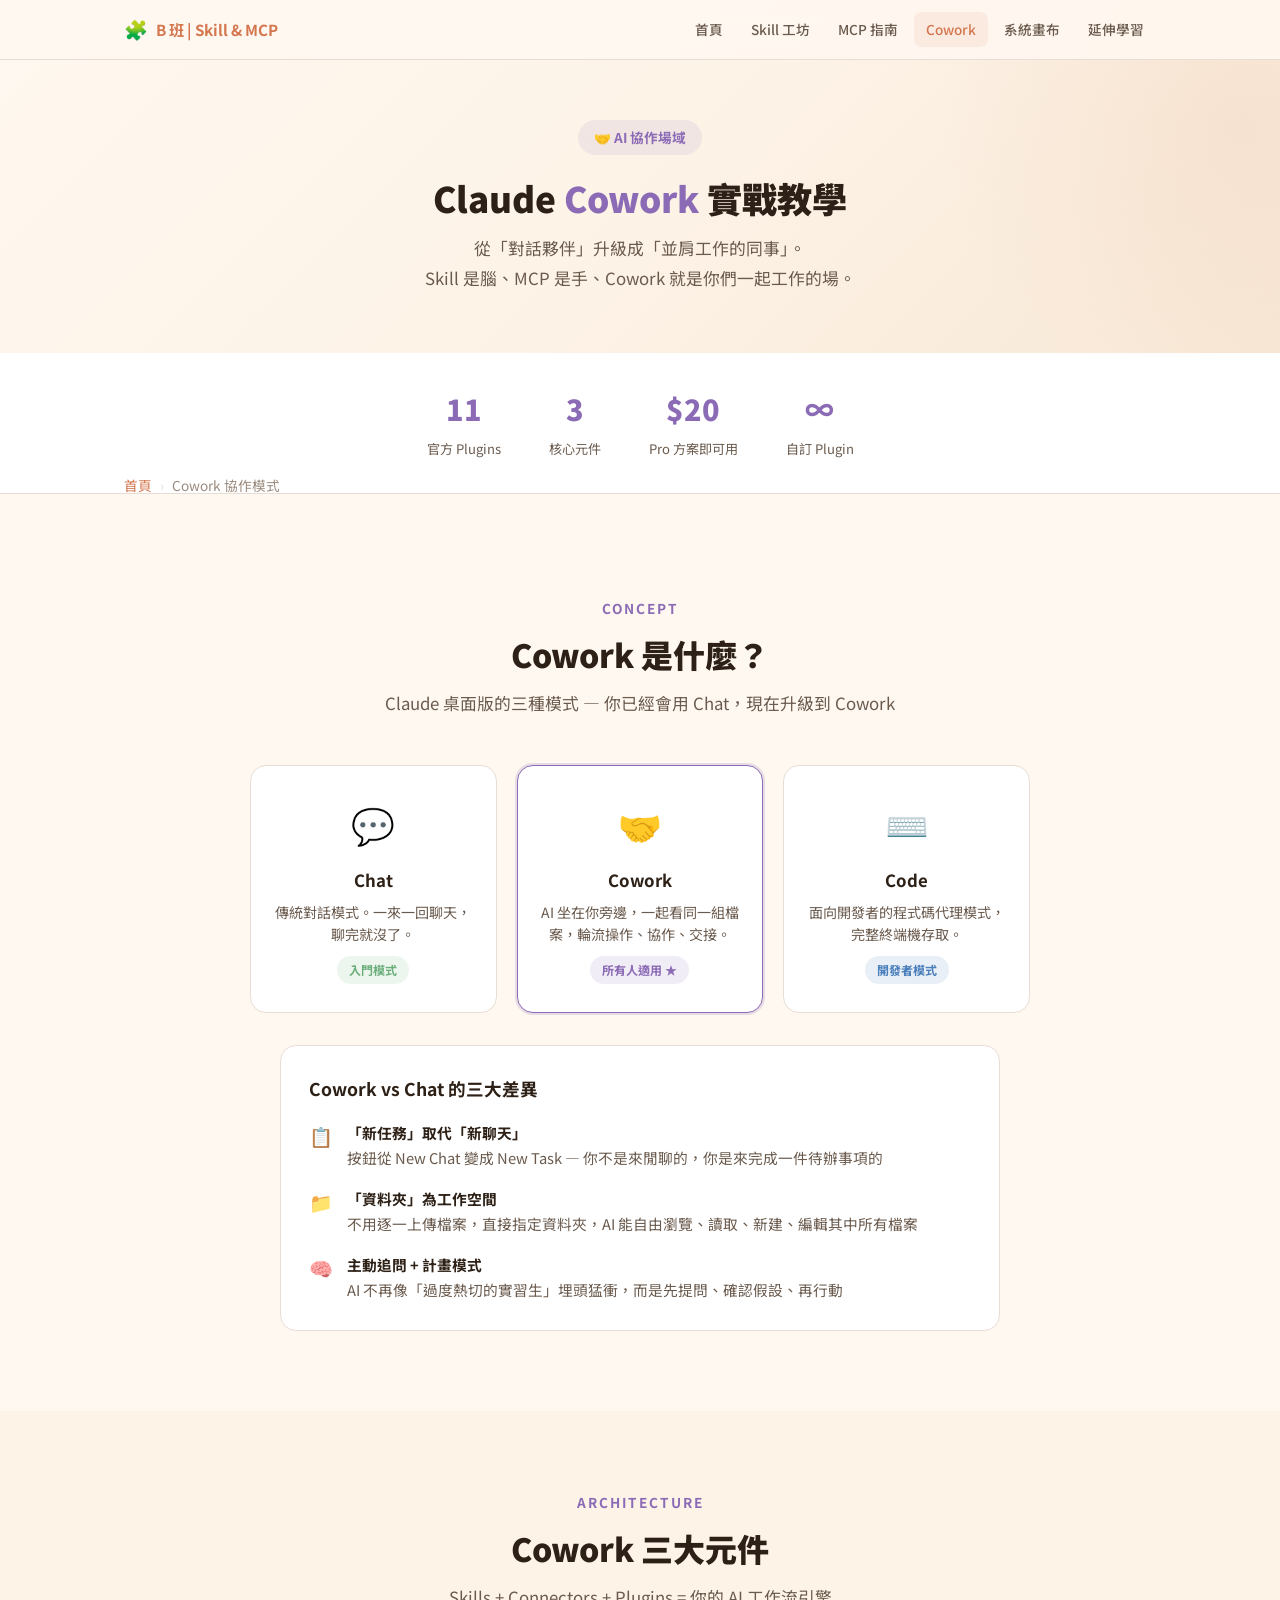
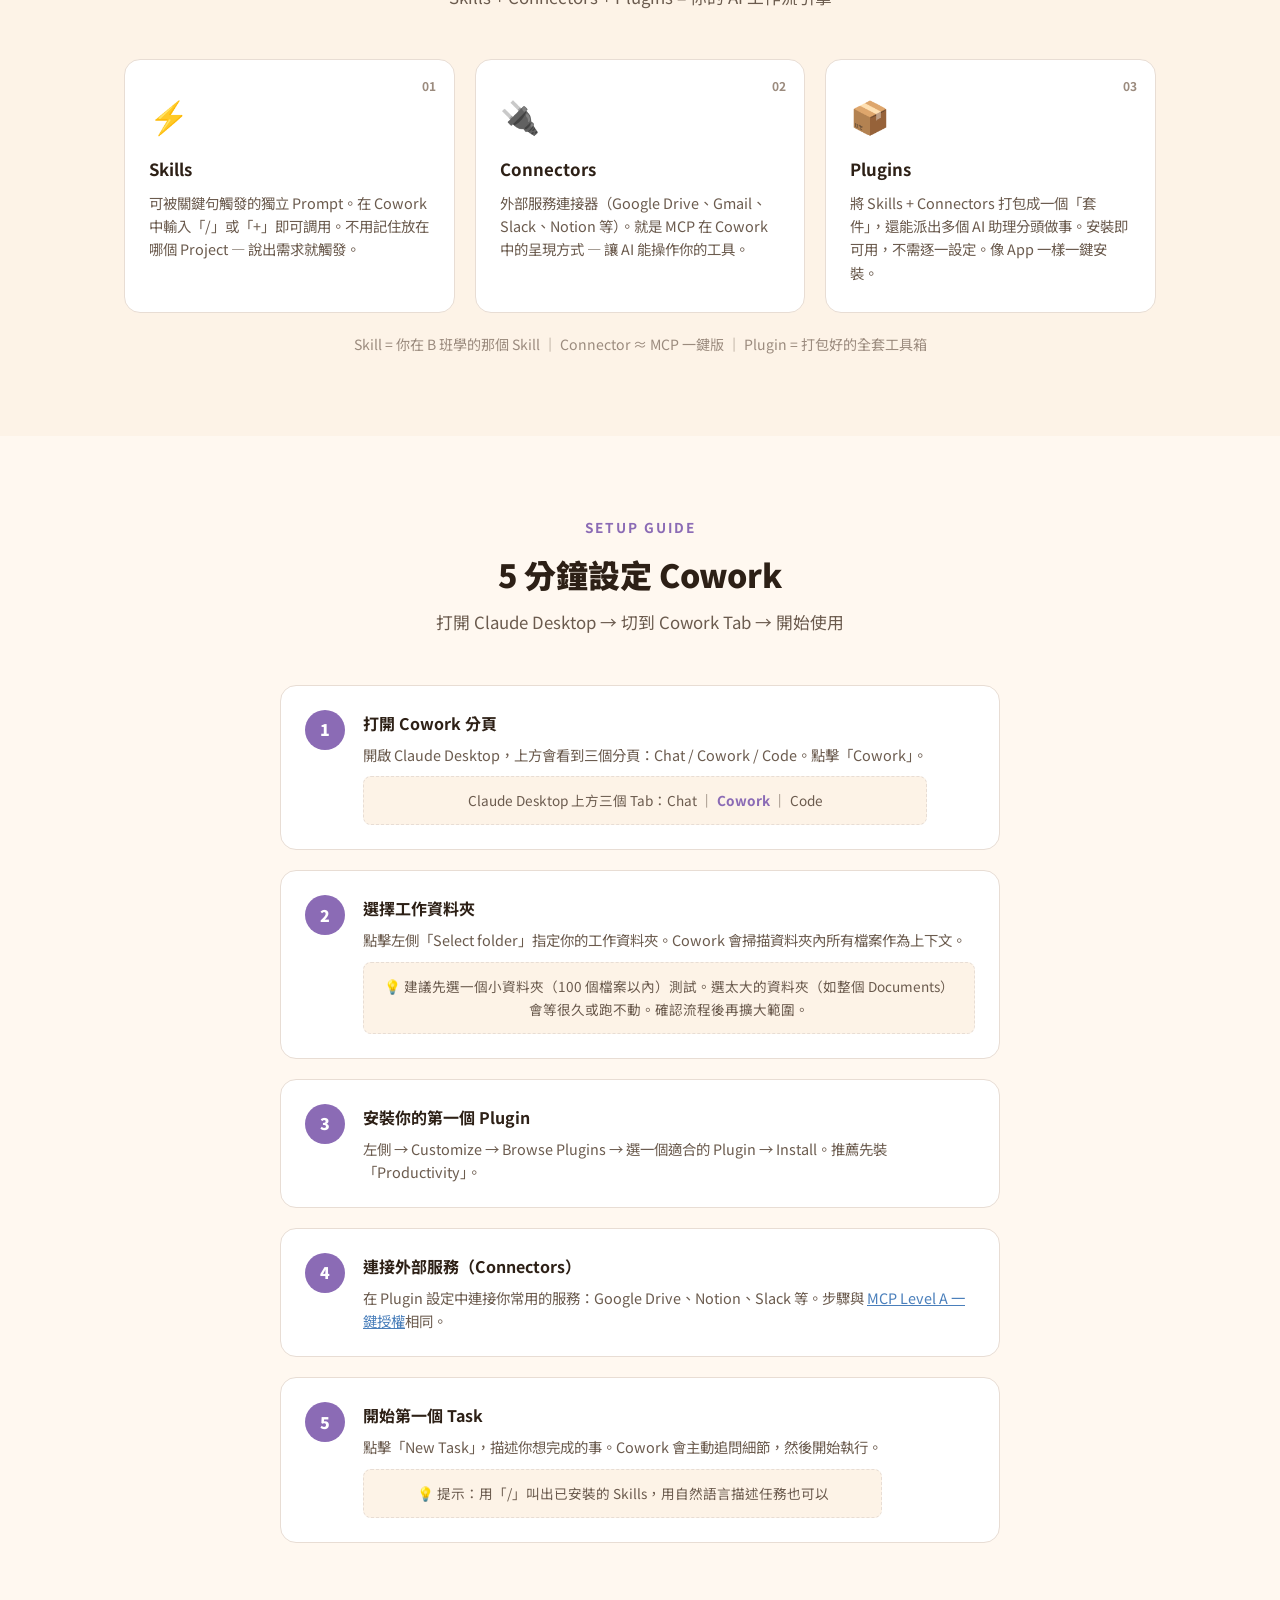
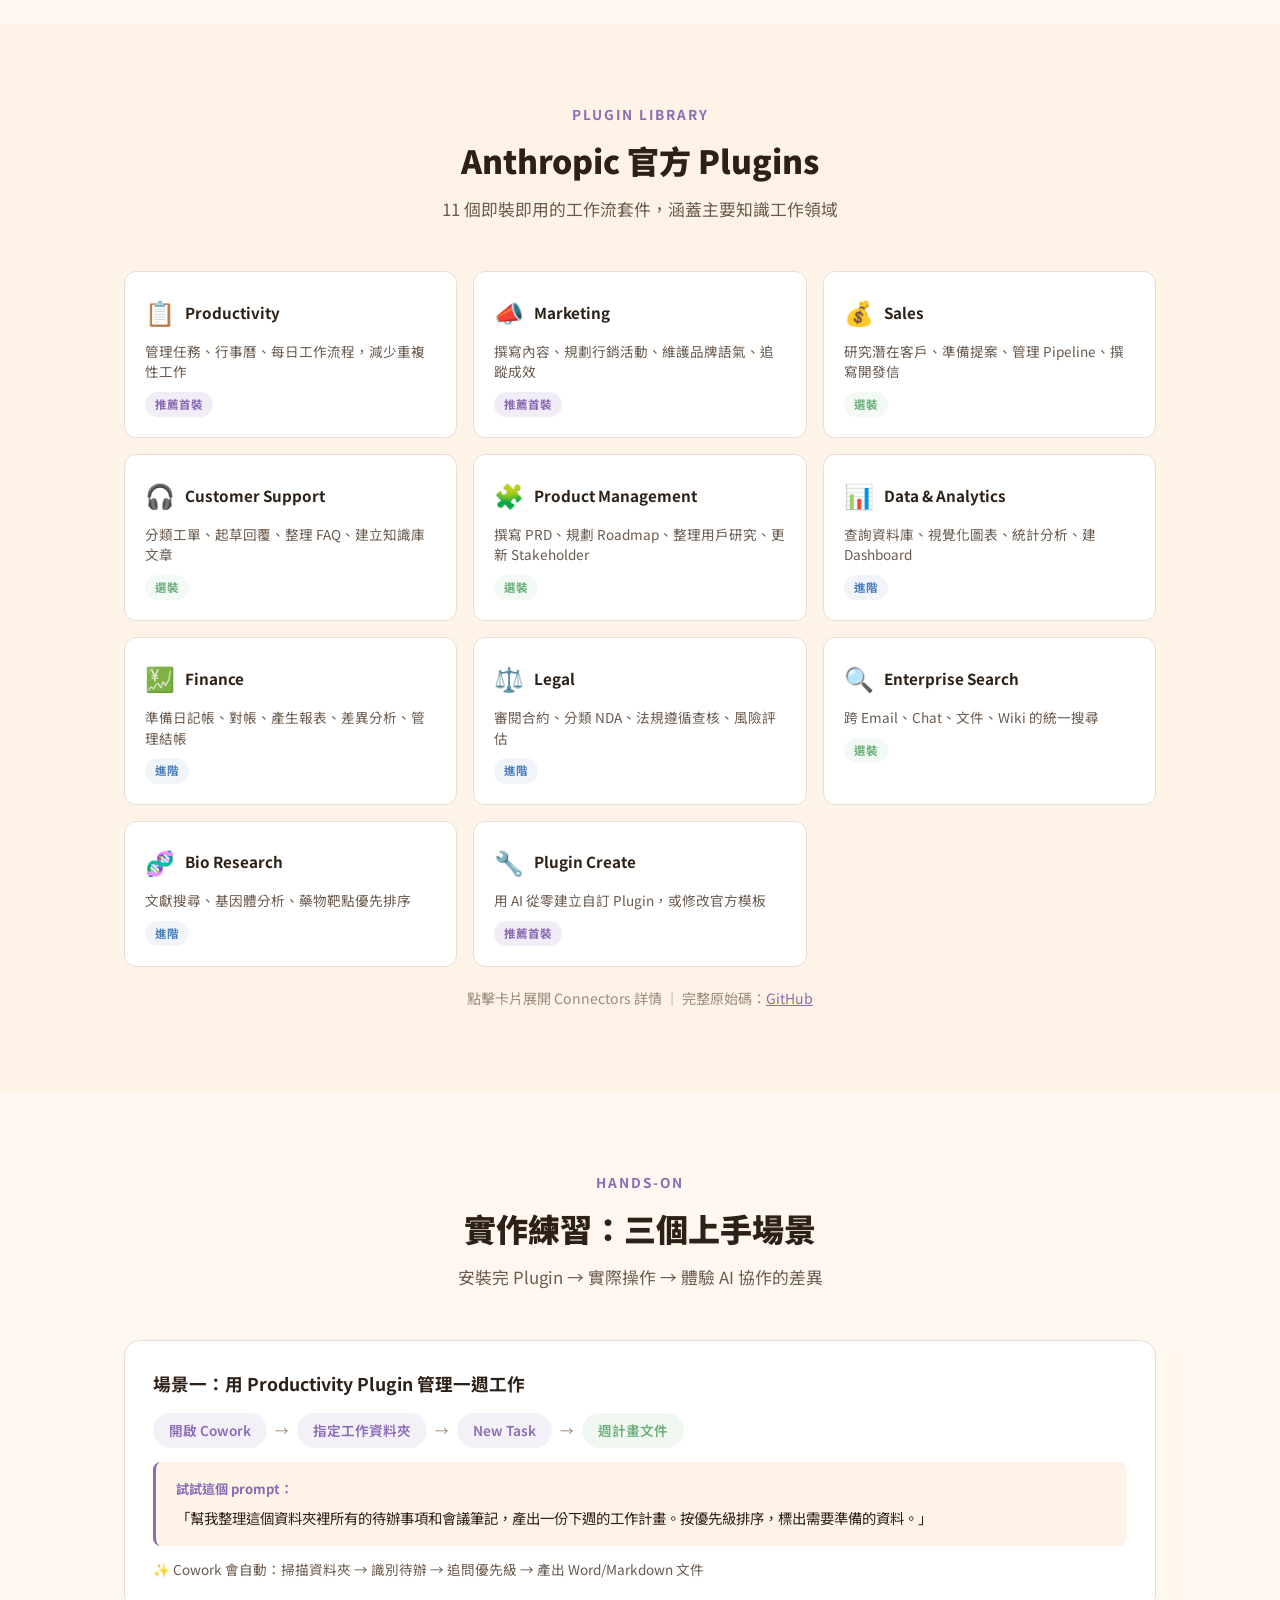
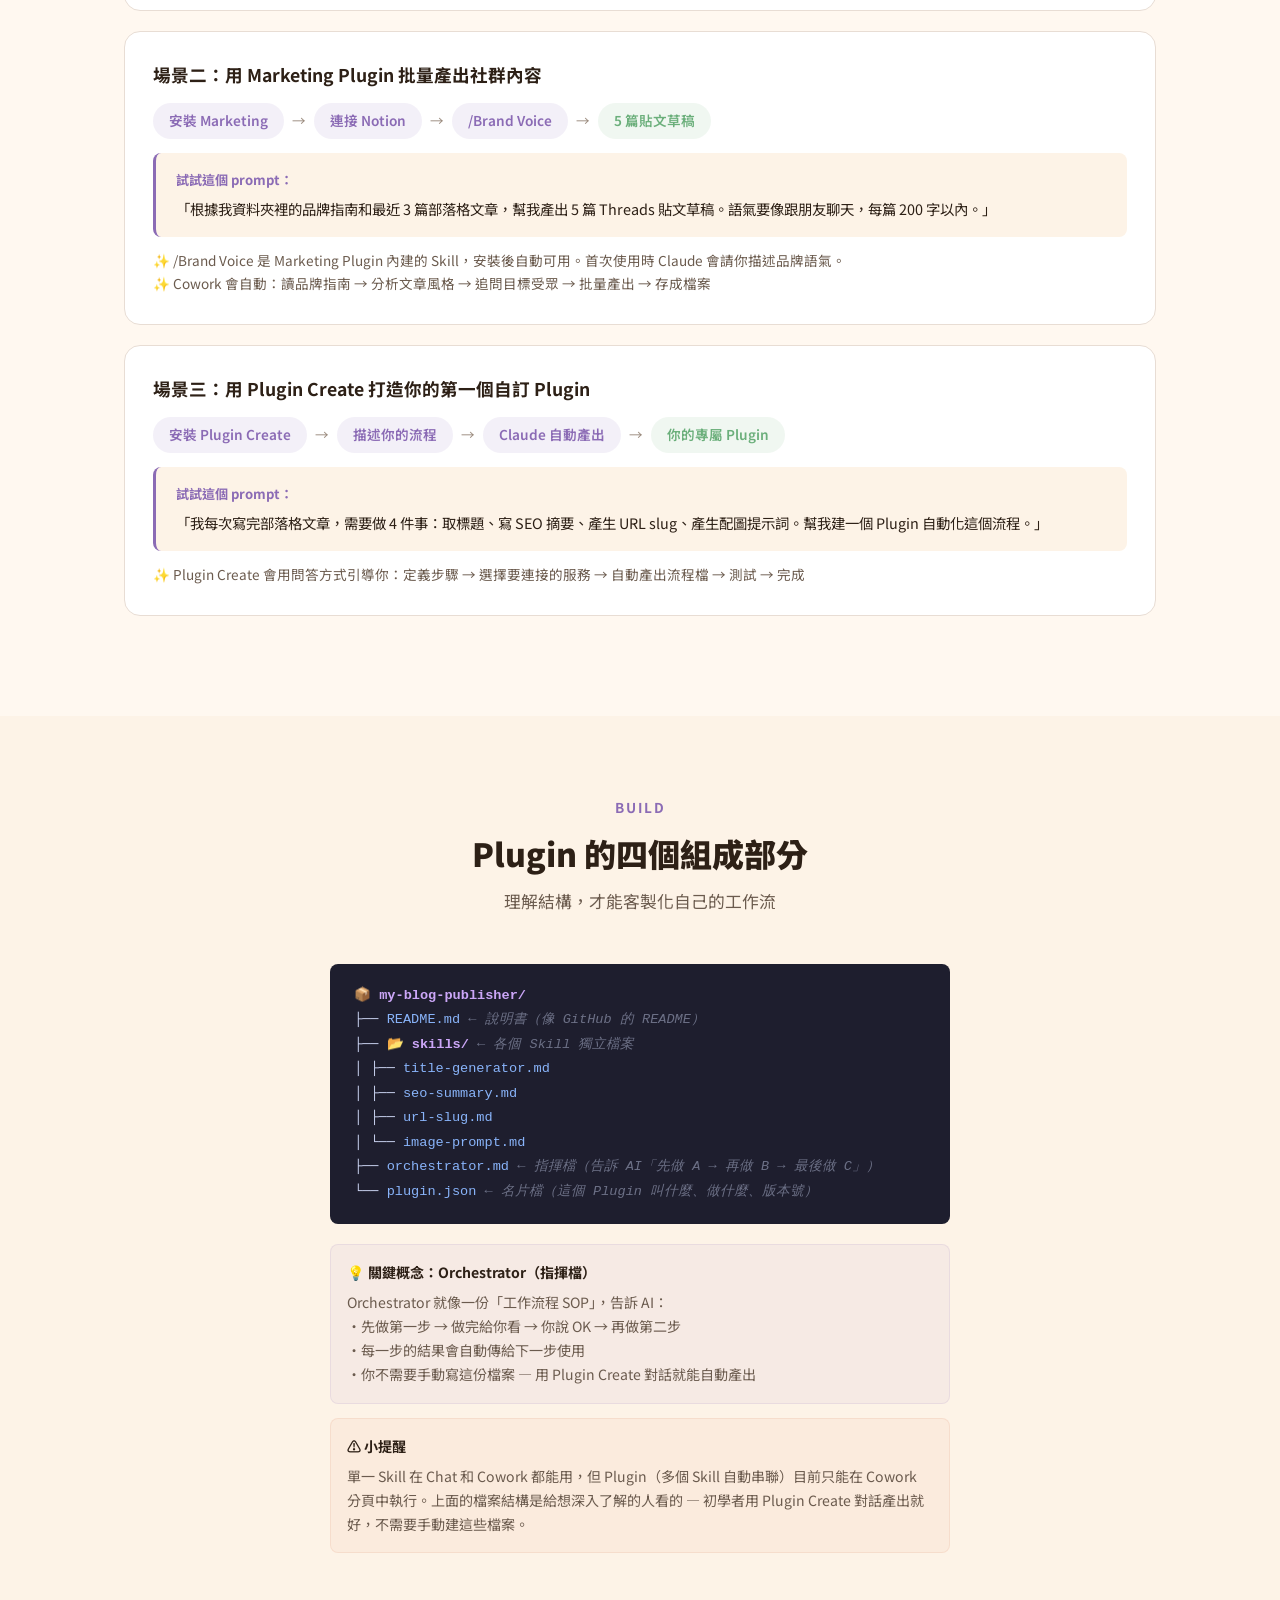
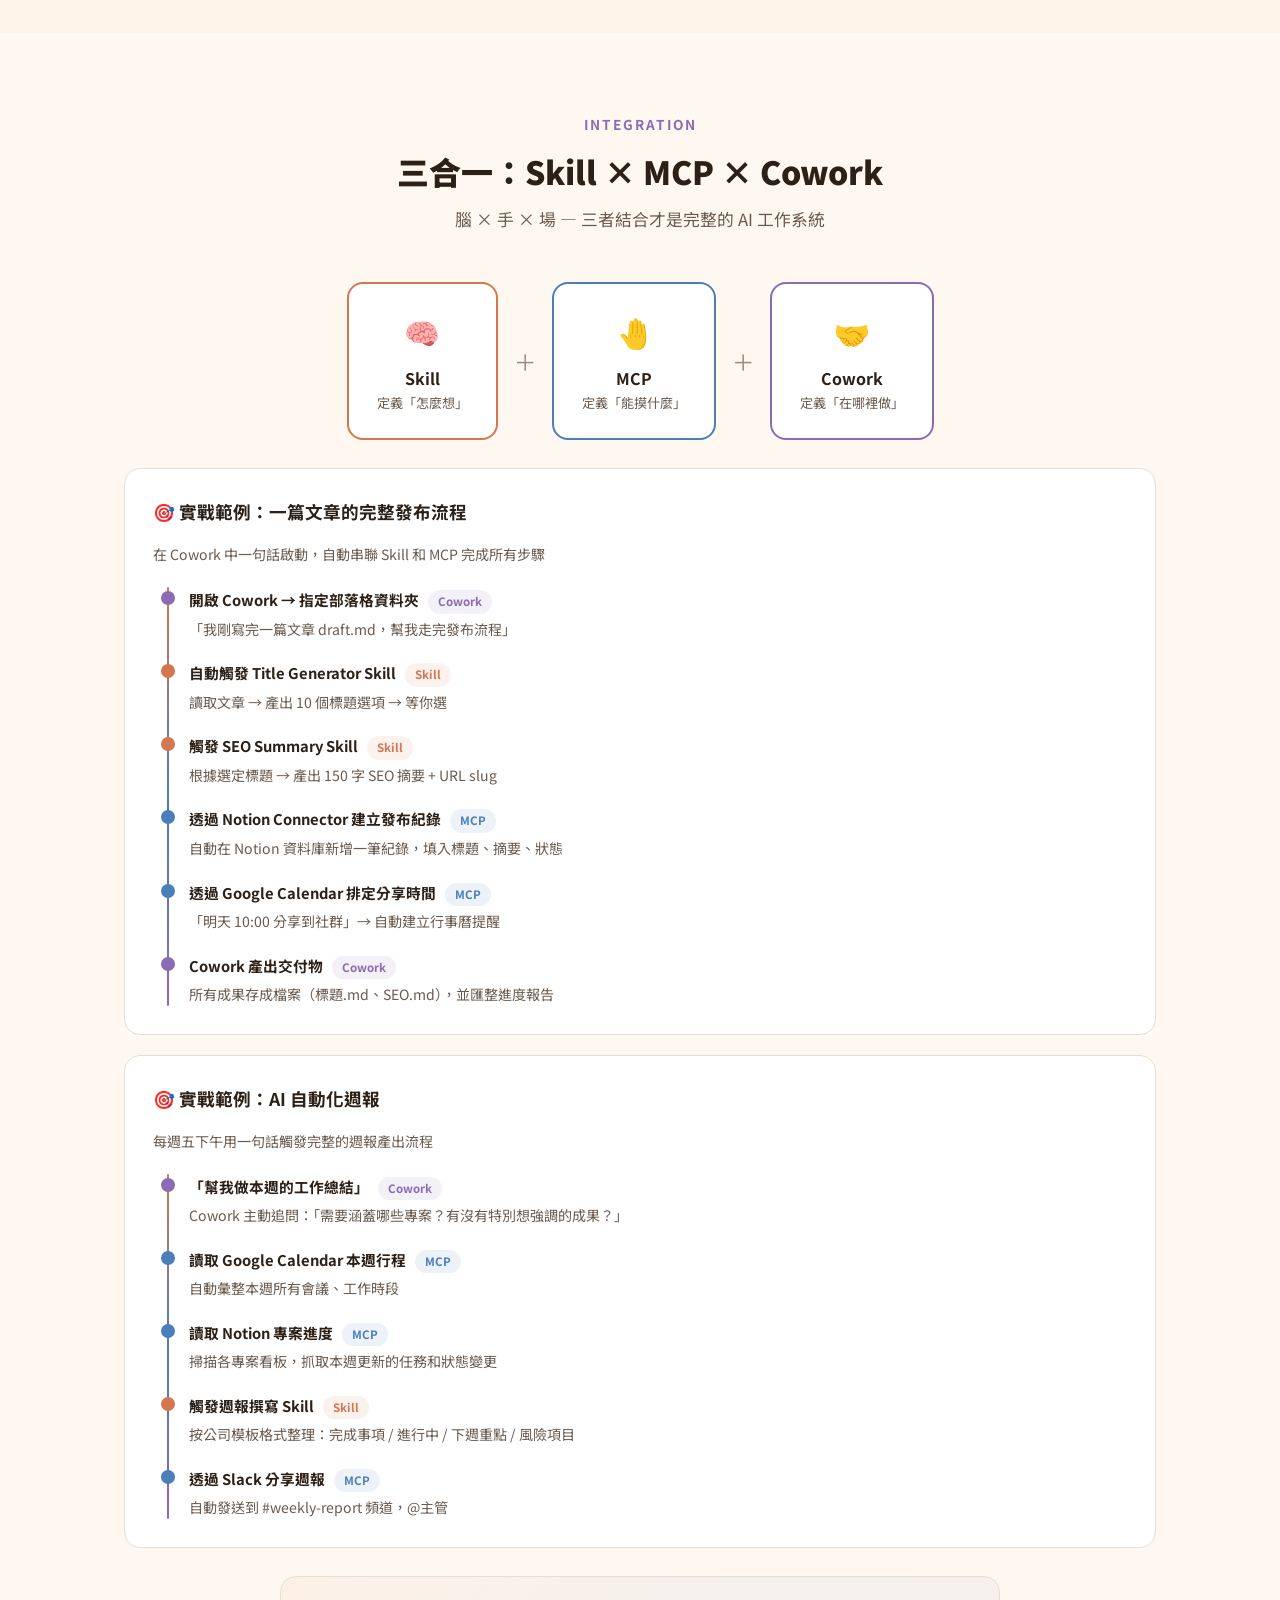
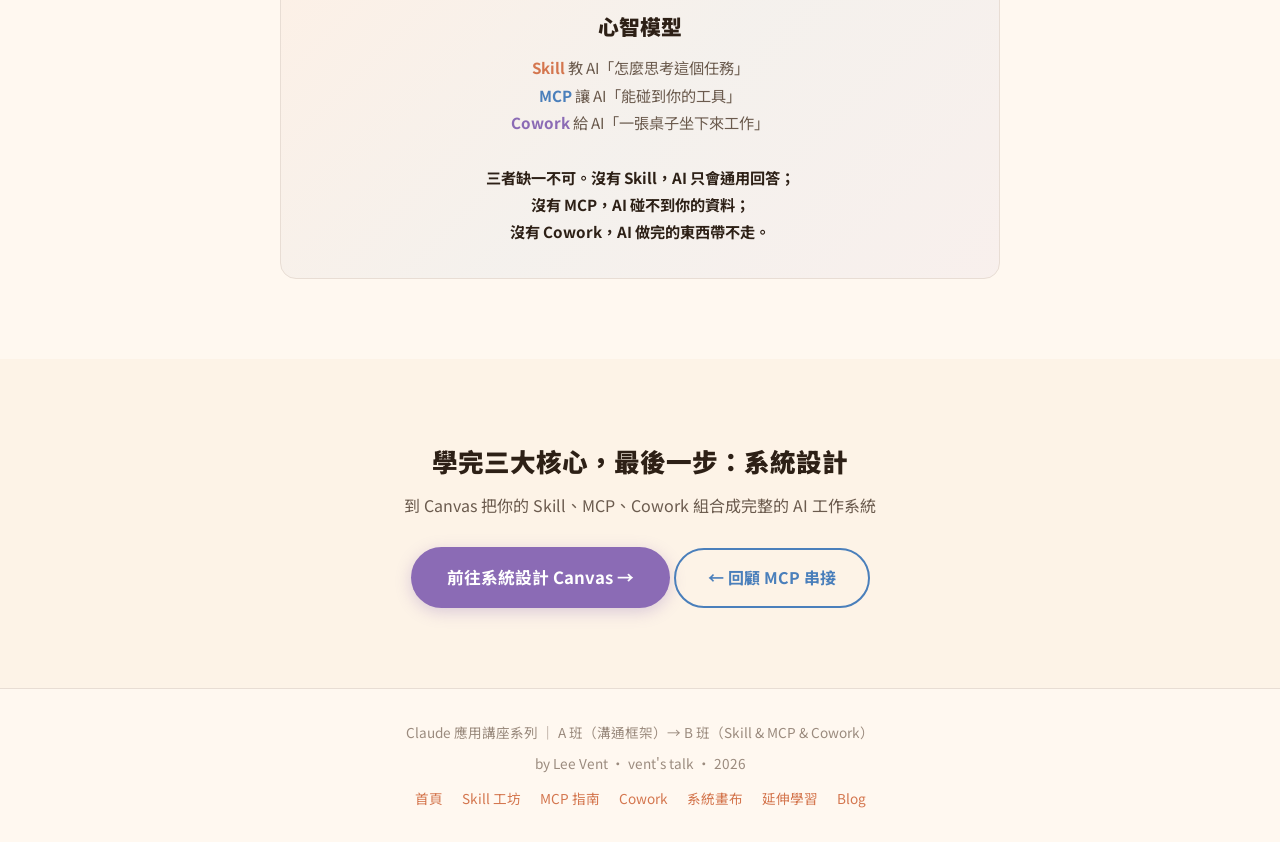
<file: cowork/index.html>
<!DOCTYPE html>
<html lang="zh-TW">
<head>
  <meta charset="UTF-8">
  <meta name="viewport" content="width=device-width, initial-scale=1.0">
  <title>Cowork 協作模式 — 從聊天夥伴到並肩同事 — B 班教學資源</title>
  <meta name="description" content="Cowork 實戰教學：Chat vs Cowork vs Code 差異 → Skills + Connectors + Plugins 三大元件 → 官方 Plugin 安裝 → 自建 Plugin → Skill × MCP × Cowork 三合一工作流。">
  <meta name="robots" content="index, follow">
  <link rel="canonical" href="https://bclass.leevent.xyz/cowork/">
  <meta property="og:type" content="article">
  <meta property="og:title" content="Cowork 協作模式 — 從聊天夥伴到並肩同事">
  <meta property="og:description" content="3 小時講座教學資源：Skill 是腦、MCP 是手、Cowork 是場——三合一打造完整 AI 工作系統。">
  <meta property="og:url" content="https://bclass.leevent.xyz/cowork/">
  <link rel="preconnect" href="https://fonts.googleapis.com">
  <link href="https://fonts.googleapis.com/css2?family=Noto+Sans+TC:wght@300;400;500;700;900&display=swap" rel="stylesheet">
  <link rel="stylesheet" href="/assets/shared.css">
  <style>
    /* stat-bar base is in shared.css; override accent color for Cowork */
    .stat-num { color:var(--accent-purple); }

    /* ── Mode Compare ── */
    .mode-grid { display:grid;grid-template-columns:repeat(3,1fr);gap:20px;max-width:780px;margin:0 auto; }
    .mode-card { background:var(--bg-card);border-radius:var(--radius);padding:28px 20px;border:1px solid var(--border);text-align:center;transition:var(--transition); }
    .mode-card.active { border-color:var(--accent-purple);box-shadow:0 0 0 2px rgba(139,107,181,.2); }
    .mode-icon { font-size:2.2rem;margin-bottom:12px; }
    .mode-card h3 { font-size:1.05rem;font-weight:700;margin-bottom:6px; }
    .mode-card p { font-size:.88rem;color:var(--text-sec);line-height:1.6; }
    .mode-badge { display:inline-block;margin-top:10px;padding:4px 12px;border-radius:999px;font-size:.75rem;font-weight:700; }
    .mode-badge.beginner { background:rgba(107,175,123,.12);color:var(--accent-green); }
    .mode-badge.everyone { background:rgba(139,107,181,.12);color:var(--accent-purple); }
    .mode-badge.dev { background:rgba(74,127,187,.12);color:var(--accent-blue); }

    /* ── Pillar Cards ── */
    .pillar-grid { display:grid;grid-template-columns:repeat(3,1fr);gap:20px; }
    .pillar-card { background:var(--bg-card);border-radius:var(--radius);padding:28px 24px;border:1px solid var(--border);position:relative; }
    .pillar-num { position:absolute;top:16px;right:18px;font-size:.75rem;font-weight:700;color:var(--text-muted); }
    .pillar-icon { font-size:2rem;margin-bottom:12px; }
    .pillar-card h3 { font-size:1.05rem;font-weight:700;margin-bottom:8px; }
    .pillar-card p { font-size:.9rem;color:var(--text-sec);line-height:1.6; }

    /* ── Setup Steps ── */
    .setup-steps { display:flex;flex-direction:column;gap:20px;max-width:720px;margin:0 auto; }
    .setup-step { display:flex;gap:18px;align-items:flex-start;background:var(--bg-card);border-radius:var(--radius);padding:24px;border:1px solid var(--border); }
    .step-num { width:40px;height:40px;border-radius:50%;background:var(--accent-purple);color:#fff;display:flex;align-items:center;justify-content:center;font-weight:900;font-size:1rem;flex-shrink:0; }
    .step-content h3 { font-size:1rem;font-weight:700;margin-bottom:6px; }
    .step-content p { font-size:.9rem;color:var(--text-sec);line-height:1.6; }
    .step-img { margin-top:10px;padding:12px 16px;background:var(--bg-alt);border-radius:var(--radius-xs);font-size:.85rem;color:var(--text-sec);border:1px dashed var(--border);text-align:center; }

    /* ── Plugin Grid ── */
    .plugin-grid { display:grid;grid-template-columns:repeat(3,1fr);gap:16px; }
    .plugin-card { background:var(--bg-card);border-radius:var(--radius-sm);padding:20px;border:1px solid var(--border);cursor:pointer;transition:var(--transition); }
    .plugin-card:hover { border-color:var(--accent-purple);transform:translateY(-2px);box-shadow:0 4px 16px var(--shadow); }
    .plugin-card.expanded .plugin-details { display:block; }
    .plugin-head { display:flex;align-items:center;gap:10px;margin-bottom:8px; }
    .plugin-emoji { font-size:1.5rem; }
    .plugin-card h3 { font-size:.95rem;font-weight:700; }
    .plugin-card > p { font-size:.85rem;color:var(--text-sec);line-height:1.5; }
    .plugin-tag { display:inline-block;padding:3px 10px;border-radius:999px;font-size:.72rem;font-weight:700;margin-top:10px; }
    .plugin-tag.recommended { background:rgba(139,107,181,.12);color:var(--accent-purple); }
    .plugin-tag.optional { background:rgba(107,175,123,.08);color:var(--accent-green); }
    .plugin-tag.advanced { background:rgba(74,127,187,.08);color:var(--accent-blue); }
    .plugin-details { display:none;margin-top:12px;padding-top:12px;border-top:1px solid var(--border);font-size:.85rem;color:var(--text-sec);line-height:1.6; }
    .plugin-connector { display:inline-block;padding:3px 10px;background:var(--bg-alt);border-radius:999px;font-size:.75rem;margin:3px;font-weight:500; }

    /* ── Hands-On ── */
    .handson-card { background:var(--bg-card);border-radius:var(--radius);padding:28px;border:1px solid var(--border);margin-bottom:20px; }
    .handson-card h3 { font-size:1.1rem;font-weight:700;margin-bottom:12px; }
    .handson-flow { display:flex;align-items:center;flex-wrap:wrap;gap:8px;margin:14px 0; }
    .handson-chip { padding:6px 16px;border-radius:999px;font-size:.85rem;font-weight:600; }
    .handson-chip.action { background:rgba(139,107,181,.1);color:var(--accent-purple); }
    .handson-chip.result { background:rgba(107,175,123,.1);color:var(--accent-green); }
    .handson-arrow { color:var(--text-muted);font-size:.85rem; }
    .handson-prompt { background:var(--bg-alt);border-radius:var(--radius-xs);padding:16px 20px;margin-top:14px;font-size:.9rem;border-left:3px solid var(--accent-purple); }
    .handson-prompt .label { font-weight:700;color:var(--accent-purple);font-size:.82rem;margin-bottom:6px; }

    /* ── Plugin Build Structure ── */
    .build-structure { background:#1e1e2e;color:#cdd6f4;border-radius:8px;padding:20px 24px;font-family:'Cascadia Code','Fira Code',monospace;font-size:.85rem;line-height:1.8;overflow-x:auto; }
    .build-structure .folder { color:#cba6f7;font-weight:700; }
    .build-structure .file { color:#89b4fa; }
    .build-structure .desc { color:#6c7086;font-style:italic; }

    /* ── Three-in-One ── */
    .trio-flow { display:flex;align-items:center;justify-content:center;gap:16px;flex-wrap:wrap;margin:28px 0; }
    .trio-node { background:var(--bg-card);border-radius:var(--radius);padding:24px 28px;border:2px solid var(--border);text-align:center;min-width:150px;transition:var(--transition); }
    .trio-node:hover { transform:scale(1.05); }
    .trio-node.skill { border-color:var(--accent); }
    .trio-node.mcp { border-color:var(--accent-blue); }
    .trio-node.cowork { border-color:var(--accent-purple); }
    .trio-node .trio-icon { font-size:1.8rem;margin-bottom:8px; }
    .trio-node h4 { font-size:1rem;font-weight:700; }
    .trio-node p { font-size:.82rem;color:var(--text-sec); }
    .trio-connector { font-size:1.4rem;color:var(--text-muted); }

    .trio-demo { background:var(--bg-card);border-radius:var(--radius);padding:28px;border:1px solid var(--border);margin-top:24px; }
    .trio-demo h3 { font-size:1.1rem;font-weight:700;margin-bottom:16px; }
    .trio-timeline { position:relative;padding-left:36px; }
    .trio-timeline::before { content:'';position:absolute;left:14px;top:0;bottom:0;width:2px;background:linear-gradient(var(--accent),var(--accent-blue),var(--accent-purple));border-radius:2px; }
    .trio-step { position:relative;margin-bottom:20px; }
    .trio-step:last-child { margin-bottom:0; }
    .trio-dot { position:absolute;left:-28px;top:4px;width:14px;height:14px;border-radius:50%; }
    .trio-dot.skill-dot { background:var(--accent); }
    .trio-dot.mcp-dot { background:var(--accent-blue); }
    .trio-dot.cowork-dot { background:var(--accent-purple); }
    .trio-step h4 { font-size:.92rem;font-weight:700;margin-bottom:4px; }
    .trio-step p { font-size:.88rem;color:var(--text-sec);line-height:1.6; }
    .trio-tag { display:inline-block;padding:2px 10px;border-radius:999px;font-size:.72rem;font-weight:700;margin-left:6px; }
    .trio-tag.skill-tag { background:rgba(212,118,78,.1);color:var(--accent); }
    .trio-tag.mcp-tag { background:rgba(74,127,187,.1);color:var(--accent-blue); }
    .trio-tag.cowork-tag { background:rgba(139,107,181,.1);color:var(--accent-purple); }

    /* ── Responsive ── */
    @media(max-width:768px) {
      .stat-bar { gap:24px; } .stat-num { font-size:1.4rem; }
      .mode-grid,.pillar-grid,.plugin-grid { grid-template-columns:1fr; }
      .trio-flow { flex-direction:column; }
      .trio-connector { transform:rotate(90deg); }
    }
  </style>
</head>
<body>

  <nav class="nav" id="nav">
    <div class="nav-inner">
      <a href="/" class="nav-brand"><span>🧩</span> B 班 | Skill & MCP</a>
      <button class="nav-mobile-toggle" onclick="document.querySelector('.nav-links').classList.toggle('open')">☰</button>
      <div class="nav-links">
        <a href="/">首頁</a>
        <a href="/skill/">Skill 工坊</a>
        <a href="/mcp/">MCP 指南</a>
        <a href="/cowork/" class="active">Cowork</a>
        <a href="/canvas/">系統畫布</a>
        <a href="/resources/">延伸學習</a>
      </div>
    </div>
  </nav>

  <section class="page-hero">
    <div class="page-hero-inner">
      <div class="page-hero-badge" style="background:rgba(139,107,181,.1);color:var(--accent-purple)">🤝 AI 協作場域</div>
      <h1>Claude <span class="highlight" style="color:var(--accent-purple)">Cowork</span> 實戰教學</h1>
      <p class="subtitle">從「對話夥伴」升級成「並肩工作的同事」。<br>Skill 是腦、MCP 是手、Cowork 就是你們一起工作的場。</p>
    </div>
  </section>

  <div class="stat-bar fade-in">
    <div class="stat-item"><div class="stat-num">11</div><div class="stat-label">官方 Plugins</div></div>
    <div class="stat-item"><div class="stat-num">3</div><div class="stat-label">核心元件</div></div>
    <div class="stat-item"><div class="stat-num">$20</div><div class="stat-label">Pro 方案即可用</div></div>
    <div class="stat-item"><div class="stat-num">∞</div><div class="stat-label">自訂 Plugin</div></div>
  </div>

  <div class="breadcrumb"><a href="/">首頁</a> <span class="sep">›</span> <span>Cowork 協作模式</span></div>

  <!-- Section 1: What is Cowork -->
  <section class="section" id="what">
    <div class="container">
      <div class="section-header fade-in">
        <div class="overline" style="color:var(--accent-purple)">Concept</div>
        <h2>Cowork 是什麼？</h2>
        <p>Claude 桌面版的三種模式 — 你已經會用 Chat，現在升級到 Cowork</p>
      </div>

      <div class="mode-grid fade-in">
        <div class="mode-card">
          <div class="mode-icon">💬</div>
          <h3>Chat</h3>
          <p>傳統對話模式。一來一回聊天，聊完就沒了。</p>
          <div class="mode-badge beginner">入門模式</div>
        </div>
        <div class="mode-card active">
          <div class="mode-icon">🤝</div>
          <h3>Cowork</h3>
          <p>AI 坐在你旁邊，一起看同一組檔案，輪流操作、協作、交接。</p>
          <div class="mode-badge everyone">所有人適用 ★</div>
        </div>
        <div class="mode-card">
          <div class="mode-icon">⌨️</div>
          <h3>Code</h3>
          <p>面向開發者的程式碼代理模式，完整終端機存取。</p>
          <div class="mode-badge dev">開發者模式</div>
        </div>
      </div>

      <div style="max-width:720px;margin:32px auto 0" class="fade-in">
        <div style="background:var(--bg-card);border-radius:var(--radius);padding:28px;border:1px solid var(--border)">
          <h3 style="font-size:1.1rem;font-weight:700;margin-bottom:16px">Cowork vs Chat 的三大差異</h3>
          <div style="display:flex;flex-direction:column;gap:16px;font-size:.92rem">
            <div style="display:flex;gap:14px;align-items:flex-start">
              <span style="font-size:1.2rem;flex-shrink:0">📋</span>
              <div><span style="font-weight:700">「新任務」取代「新聊天」</span><br><span style="color:var(--text-sec)">按鈕從 New Chat 變成 New Task — 你不是來閒聊的，你是來完成一件待辦事項的</span></div>
            </div>
            <div style="display:flex;gap:14px;align-items:flex-start">
              <span style="font-size:1.2rem;flex-shrink:0">📁</span>
              <div><span style="font-weight:700">「資料夾」為工作空間</span><br><span style="color:var(--text-sec)">不用逐一上傳檔案，直接指定資料夾，AI 能自由瀏覽、讀取、新建、編輯其中所有檔案</span></div>
            </div>
            <div style="display:flex;gap:14px;align-items:flex-start">
              <span style="font-size:1.2rem;flex-shrink:0">🧠</span>
              <div><span style="font-weight:700">主動追問 + 計畫模式</span><br><span style="color:var(--text-sec)">AI 不再像「過度熱切的實習生」埋頭猛衝，而是先提問、確認假設、再行動</span></div>
            </div>
          </div>
        </div>
      </div>
    </div>
  </section>

  <!-- Section 2: Three Pillars -->
  <section class="section section-alt" id="pillars">
    <div class="container">
      <div class="section-header fade-in">
        <div class="overline" style="color:var(--accent-purple)">Architecture</div>
        <h2>Cowork 三大元件</h2>
        <p>Skills + Connectors + Plugins = 你的 AI 工作流引擎</p>
      </div>

      <div class="pillar-grid fade-in">
        <div class="pillar-card">
          <div class="pillar-num">01</div>
          <div class="pillar-icon">⚡</div>
          <h3>Skills</h3>
          <p>可被關鍵句觸發的獨立 Prompt。在 Cowork 中輸入「/」或「+」即可調用。不用記住放在哪個 Project — 說出需求就觸發。</p>
        </div>
        <div class="pillar-card">
          <div class="pillar-num">02</div>
          <div class="pillar-icon">🔌</div>
          <h3>Connectors</h3>
          <p>外部服務連接器（Google Drive、Gmail、Slack、Notion 等）。就是 MCP 在 Cowork 中的呈現方式 — 讓 AI 能操作你的工具。</p>
        </div>
        <div class="pillar-card">
          <div class="pillar-num">03</div>
          <div class="pillar-icon">📦</div>
          <h3>Plugins</h3>
          <p>將 Skills + Connectors 打包成一個「套件」，還能派出多個 AI 助理分頭做事。安裝即可用，不需逐一設定。像 App 一樣一鍵安裝。</p>
        </div>
      </div>

      <div style="text-align:center;margin-top:20px;font-size:.88rem;color:var(--text-muted)" class="fade-in">
        Skill = 你在 B 班學的那個 Skill ｜ Connector ≈ MCP 一鍵版 ｜ Plugin = 打包好的全套工具箱
      </div>
    </div>
  </section>

  <!-- Section 3: Setup Guide -->
  <section class="section" id="setup">
    <div class="container">
      <div class="section-header fade-in">
        <div class="overline" style="color:var(--accent-purple)">Setup Guide</div>
        <h2>5 分鐘設定 Cowork</h2>
        <p>打開 Claude Desktop → 切到 Cowork Tab → 開始使用</p>
      </div>

      <div class="setup-steps fade-in">
        <div class="setup-step">
          <div class="step-num">1</div>
          <div class="step-content">
            <h3>打開 Cowork 分頁</h3>
            <p>開啟 Claude Desktop，上方會看到三個分頁：Chat / Cowork / Code。點擊「Cowork」。</p>
            <div class="step-img">Claude Desktop 上方三個 Tab：Chat ｜ <strong style="color:var(--accent-purple)">Cowork</strong> ｜ Code</div>
          </div>
        </div>
        <div class="setup-step">
          <div class="step-num">2</div>
          <div class="step-content">
            <h3>選擇工作資料夾</h3>
            <p>點擊左側「Select folder」指定你的工作資料夾。Cowork 會掃描資料夾內所有檔案作為上下文。</p>
            <div class="step-img">💡 建議先選一個小資料夾（100 個檔案以內）測試。選太大的資料夾（如整個 Documents）會等很久或跑不動。確認流程後再擴大範圍。</div>
          </div>
        </div>
        <div class="setup-step">
          <div class="step-num">3</div>
          <div class="step-content">
            <h3>安裝你的第一個 Plugin</h3>
            <p>左側 → Customize → Browse Plugins → 選一個適合的 Plugin → Install。推薦先裝「Productivity」。</p>
          </div>
        </div>
        <div class="setup-step">
          <div class="step-num">4</div>
          <div class="step-content">
            <h3>連接外部服務（Connectors）</h3>
            <p>在 Plugin 設定中連接你常用的服務：Google Drive、Notion、Slack 等。步驟與 <a href="/mcp/" style="color:var(--accent-blue)">MCP Level A 一鍵授權</a>相同。</p>
          </div>
        </div>
        <div class="setup-step">
          <div class="step-num">5</div>
          <div class="step-content">
            <h3>開始第一個 Task</h3>
            <p>點擊「New Task」，描述你想完成的事。Cowork 會主動追問細節，然後開始執行。</p>
            <div class="step-img">💡 提示：用「/」叫出已安裝的 Skills，用自然語言描述任務也可以</div>
          </div>
        </div>
      </div>
    </div>
  </section>

  <!-- Section 4: Official Plugins -->
  <section class="section section-alt" id="plugins">
    <div class="container">
      <div class="section-header fade-in">
        <div class="overline" style="color:var(--accent-purple)">Plugin Library</div>
        <h2>Anthropic 官方 Plugins</h2>
        <p>11 個即裝即用的工作流套件，涵蓋主要知識工作領域</p>
      </div>

      <div class="plugin-grid fade-in">
        <div class="plugin-card" onclick="this.classList.toggle('expanded')">
          <div class="plugin-head"><span class="plugin-emoji">📋</span><h3>Productivity</h3></div>
          <p>管理任務、行事曆、每日工作流程，減少重複性工作</p>
          <span class="plugin-tag recommended">推薦首裝</span>
          <div class="plugin-details">
            Connectors：<span class="plugin-connector">Slack</span><span class="plugin-connector">Notion</span><span class="plugin-connector">Asana</span><span class="plugin-connector">Linear</span><span class="plugin-connector">Jira</span><span class="plugin-connector">Monday</span><span class="plugin-connector">ClickUp</span><span class="plugin-connector">Microsoft 365</span>
          </div>
        </div>
        <div class="plugin-card" onclick="this.classList.toggle('expanded')">
          <div class="plugin-head"><span class="plugin-emoji">📣</span><h3>Marketing</h3></div>
          <p>撰寫內容、規劃行銷活動、維護品牌語氣、追蹤成效</p>
          <span class="plugin-tag recommended">推薦首裝</span>
          <div class="plugin-details">
            Connectors：<span class="plugin-connector">Slack</span><span class="plugin-connector">Canva</span><span class="plugin-connector">Figma</span><span class="plugin-connector">HubSpot</span><span class="plugin-connector">Amplitude</span><span class="plugin-connector">Notion</span><span class="plugin-connector">Ahrefs</span><span class="plugin-connector">Klaviyo</span>
          </div>
        </div>
        <div class="plugin-card" onclick="this.classList.toggle('expanded')">
          <div class="plugin-head"><span class="plugin-emoji">💰</span><h3>Sales</h3></div>
          <p>研究潛在客戶、準備提案、管理 Pipeline、撰寫開發信</p>
          <span class="plugin-tag optional">選裝</span>
          <div class="plugin-details">
            Connectors：<span class="plugin-connector">Slack</span><span class="plugin-connector">HubSpot</span><span class="plugin-connector">Close</span><span class="plugin-connector">Clay</span><span class="plugin-connector">ZoomInfo</span><span class="plugin-connector">Notion</span><span class="plugin-connector">Fireflies</span>
          </div>
        </div>
        <div class="plugin-card" onclick="this.classList.toggle('expanded')">
          <div class="plugin-head"><span class="plugin-emoji">🎧</span><h3>Customer Support</h3></div>
          <p>分類工單、起草回覆、整理 FAQ、建立知識庫文章</p>
          <span class="plugin-tag optional">選裝</span>
          <div class="plugin-details">
            Connectors：<span class="plugin-connector">Slack</span><span class="plugin-connector">Intercom</span><span class="plugin-connector">HubSpot</span><span class="plugin-connector">Guru</span><span class="plugin-connector">Jira</span><span class="plugin-connector">Notion</span>
          </div>
        </div>
        <div class="plugin-card" onclick="this.classList.toggle('expanded')">
          <div class="plugin-head"><span class="plugin-emoji">🧩</span><h3>Product Management</h3></div>
          <p>撰寫 PRD、規劃 Roadmap、整理用戶研究、更新 Stakeholder</p>
          <span class="plugin-tag optional">選裝</span>
          <div class="plugin-details">
            Connectors：<span class="plugin-connector">Slack</span><span class="plugin-connector">Linear</span><span class="plugin-connector">Asana</span><span class="plugin-connector">Jira</span><span class="plugin-connector">Notion</span><span class="plugin-connector">Figma</span><span class="plugin-connector">Amplitude</span><span class="plugin-connector">Intercom</span>
          </div>
        </div>
        <div class="plugin-card" onclick="this.classList.toggle('expanded')">
          <div class="plugin-head"><span class="plugin-emoji">📊</span><h3>Data & Analytics</h3></div>
          <p>查詢資料庫、視覺化圖表、統計分析、建 Dashboard</p>
          <span class="plugin-tag advanced">進階</span>
          <div class="plugin-details">
            Connectors：<span class="plugin-connector">Snowflake</span><span class="plugin-connector">Databricks</span><span class="plugin-connector">BigQuery</span><span class="plugin-connector">Hex</span><span class="plugin-connector">Amplitude</span><span class="plugin-connector">Jira</span>
          </div>
        </div>
        <div class="plugin-card" onclick="this.classList.toggle('expanded')">
          <div class="plugin-head"><span class="plugin-emoji">💹</span><h3>Finance</h3></div>
          <p>準備日記帳、對帳、產生報表、差異分析、管理結帳</p>
          <span class="plugin-tag advanced">進階</span>
          <div class="plugin-details">
            Connectors：<span class="plugin-connector">Snowflake</span><span class="plugin-connector">Databricks</span><span class="plugin-connector">BigQuery</span><span class="plugin-connector">Slack</span><span class="plugin-connector">Microsoft 365</span>
          </div>
        </div>
        <div class="plugin-card" onclick="this.classList.toggle('expanded')">
          <div class="plugin-head"><span class="plugin-emoji">⚖️</span><h3>Legal</h3></div>
          <p>審閱合約、分類 NDA、法規遵循查核、風險評估</p>
          <span class="plugin-tag advanced">進階</span>
          <div class="plugin-details">
            Connectors：<span class="plugin-connector">Slack</span><span class="plugin-connector">Box</span><span class="plugin-connector">Egnyte</span><span class="plugin-connector">Jira</span><span class="plugin-connector">Microsoft 365</span>
          </div>
        </div>
        <div class="plugin-card" onclick="this.classList.toggle('expanded')">
          <div class="plugin-head"><span class="plugin-emoji">🔍</span><h3>Enterprise Search</h3></div>
          <p>跨 Email、Chat、文件、Wiki 的統一搜尋</p>
          <span class="plugin-tag optional">選裝</span>
          <div class="plugin-details">
            Connectors：<span class="plugin-connector">Slack</span><span class="plugin-connector">Notion</span><span class="plugin-connector">Guru</span><span class="plugin-connector">Jira</span><span class="plugin-connector">Asana</span><span class="plugin-connector">Microsoft 365</span>
          </div>
        </div>
        <div class="plugin-card" onclick="this.classList.toggle('expanded')">
          <div class="plugin-head"><span class="plugin-emoji">🧬</span><h3>Bio Research</h3></div>
          <p>文獻搜尋、基因體分析、藥物靶點優先排序</p>
          <span class="plugin-tag advanced">進階</span>
          <div class="plugin-details">
            Connectors：<span class="plugin-connector">PubMed</span><span class="plugin-connector">BioRender</span><span class="plugin-connector">bioRxiv</span><span class="plugin-connector">ClinicalTrials.gov</span><span class="plugin-connector">Benchling</span>
          </div>
        </div>
        <div class="plugin-card" onclick="this.classList.toggle('expanded')">
          <div class="plugin-head"><span class="plugin-emoji">🔧</span><h3>Plugin Create</h3></div>
          <p>用 AI 從零建立自訂 Plugin，或修改官方模板</p>
          <span class="plugin-tag recommended">推薦首裝</span>
          <div class="plugin-details">
            這是「造 Plugin 的 Plugin」。安裝後用對話方式描述需求，Claude 會自動產出完整 Plugin 結構。進階玩法的起點。
          </div>
        </div>
      </div>

      <div style="text-align:center;margin-top:20px;font-size:.88rem;color:var(--text-muted)" class="fade-in">
        點擊卡片展開 Connectors 詳情 ｜ 完整原始碼：<a href="https://github.com/anthropics/knowledge-work-plugins" target="_blank" style="color:var(--accent-purple)">GitHub</a>
      </div>
    </div>
  </section>

  <!-- Section 5: Hands-On -->
  <section class="section" id="handson">
    <div class="container">
      <div class="section-header fade-in">
        <div class="overline" style="color:var(--accent-purple)">Hands-On</div>
        <h2>實作練習：三個上手場景</h2>
        <p>安裝完 Plugin → 實際操作 → 體驗 AI 協作的差異</p>
      </div>

      <div class="handson-card fade-in">
        <h3>場景一：用 Productivity Plugin 管理一週工作</h3>
        <div class="handson-flow">
          <span class="handson-chip action">開啟 Cowork</span>
          <span class="handson-arrow">→</span>
          <span class="handson-chip action">指定工作資料夾</span>
          <span class="handson-arrow">→</span>
          <span class="handson-chip action">New Task</span>
          <span class="handson-arrow">→</span>
          <span class="handson-chip result">週計畫文件</span>
        </div>
        <div class="handson-prompt">
          <div class="label">試試這個 prompt：</div>
          「幫我整理這個資料夾裡所有的待辦事項和會議筆記，產出一份下週的工作計畫。按優先級排序，標出需要準備的資料。」
        </div>
        <div style="margin-top:12px;font-size:.85rem;color:var(--text-sec)">
          ✨ Cowork 會自動：掃描資料夾 → 識別待辦 → 追問優先級 → 產出 Word/Markdown 文件
        </div>
      </div>

      <div class="handson-card fade-in">
        <h3>場景二：用 Marketing Plugin 批量產出社群內容</h3>
        <div class="handson-flow">
          <span class="handson-chip action">安裝 Marketing</span>
          <span class="handson-arrow">→</span>
          <span class="handson-chip action">連接 Notion</span>
          <span class="handson-arrow">→</span>
          <span class="handson-chip action" title="Marketing Plugin 內建的品牌語氣 Skill">/Brand Voice</span>
          <span class="handson-arrow">→</span>
          <span class="handson-chip result">5 篇貼文草稿</span>
        </div>
        <div class="handson-prompt">
          <div class="label">試試這個 prompt：</div>
          「根據我資料夾裡的品牌指南和最近 3 篇部落格文章，幫我產出 5 篇 Threads 貼文草稿。語氣要像跟朋友聊天，每篇 200 字以內。」
        </div>
        <div style="margin-top:12px;font-size:.85rem;color:var(--text-sec)">
          ✨ /Brand Voice 是 Marketing Plugin 內建的 Skill，安裝後自動可用。首次使用時 Claude 會請你描述品牌語氣。<br>
          ✨ Cowork 會自動：讀品牌指南 → 分析文章風格 → 追問目標受眾 → 批量產出 → 存成檔案
        </div>
      </div>

      <div class="handson-card fade-in">
        <h3>場景三：用 Plugin Create 打造你的第一個自訂 Plugin</h3>
        <div class="handson-flow">
          <span class="handson-chip action">安裝 Plugin Create</span>
          <span class="handson-arrow">→</span>
          <span class="handson-chip action">描述你的流程</span>
          <span class="handson-arrow">→</span>
          <span class="handson-chip action">Claude 自動產出</span>
          <span class="handson-arrow">→</span>
          <span class="handson-chip result">你的專屬 Plugin</span>
        </div>
        <div class="handson-prompt">
          <div class="label">試試這個 prompt：</div>
          「我每次寫完部落格文章，需要做 4 件事：取標題、寫 SEO 摘要、產生 URL slug、產生配圖提示詞。幫我建一個 Plugin 自動化這個流程。」
        </div>
        <div style="margin-top:12px;font-size:.85rem;color:var(--text-sec)">
          ✨ Plugin Create 會用問答方式引導你：定義步驟 → 選擇要連接的服務 → 自動產出流程檔 → 測試 → 完成
        </div>
      </div>
    </div>
  </section>

  <!-- Section 6: Plugin Structure -->
  <section class="section section-alt" id="build">
    <div class="container">
      <div class="section-header fade-in">
        <div class="overline" style="color:var(--accent-purple)">Build</div>
        <h2>Plugin 的四個組成部分</h2>
        <p>理解結構，才能客製化自己的工作流</p>
      </div>

      <div style="max-width:620px;margin:0 auto" class="fade-in">
        <div class="build-structure">
          <span class="folder">📦 my-blog-publisher/</span><br>
          ├── <span class="file">README.md</span> <span class="desc">← 說明書（像 GitHub 的 README）</span><br>
          ├── <span class="folder">📂 skills/</span> <span class="desc">← 各個 Skill 獨立檔案</span><br>
          │   ├── <span class="file">title-generator.md</span><br>
          │   ├── <span class="file">seo-summary.md</span><br>
          │   ├── <span class="file">url-slug.md</span><br>
          │   └── <span class="file">image-prompt.md</span><br>
          ├── <span class="file">orchestrator.md</span> <span class="desc">← 指揮檔（告訴 AI「先做 A → 再做 B → 最後做 C」）</span><br>
          └── <span class="file">plugin.json</span> <span class="desc">← 名片檔（這個 Plugin 叫什麼、做什麼、版本號）</span>
        </div>

        <div style="margin-top:20px;padding:16px;background:rgba(139,107,181,.06);border-radius:var(--radius-xs);font-size:.88rem;line-height:1.7;border:1px solid rgba(139,107,181,.12)">
          <div style="font-weight:700;margin-bottom:6px">💡 關鍵概念：Orchestrator（指揮檔）</div>
          <div style="color:var(--text-sec)">
            Orchestrator 就像一份「工作流程 SOP」，告訴 AI：<br>
            ・先做第一步 → 做完給你看 → 你說 OK → 再做第二步<br>
            ・每一步的結果會自動傳給下一步使用<br>
            ・你不需要手動寫這份檔案 — 用 Plugin Create 對話就能自動產出
          </div>
        </div>

        <div style="margin-top:14px;padding:16px;background:rgba(212,118,78,.06);border-radius:var(--radius-xs);font-size:.88rem;line-height:1.7;border:1px solid rgba(212,118,78,.12)">
          <div style="font-weight:700;margin-bottom:6px">⚠️ 小提醒</div>
          <div style="color:var(--text-sec)">
            單一 Skill 在 Chat 和 Cowork 都能用，但 Plugin（多個 Skill 自動串聯）目前只能在 Cowork 分頁中執行。上面的檔案結構是給想深入了解的人看的 — 初學者用 Plugin Create 對話產出就好，不需要手動建這些檔案。
          </div>
        </div>
      </div>
    </div>
  </section>

  <!-- Section 7: Three-in-One -->
  <section class="section" id="trio">
    <div class="container">
      <div class="section-header fade-in">
        <div class="overline" style="color:var(--accent-purple)">Integration</div>
        <h2>三合一：Skill × MCP × Cowork</h2>
        <p>腦 × 手 × 場 — 三者結合才是完整的 AI 工作系統</p>
      </div>

      <div class="trio-flow fade-in">
        <div class="trio-node skill">
          <div class="trio-icon">🧠</div>
          <h4>Skill</h4>
          <p>定義「怎麼想」</p>
        </div>
        <span class="trio-connector">＋</span>
        <div class="trio-node mcp">
          <div class="trio-icon">🤚</div>
          <h4>MCP</h4>
          <p>定義「能摸什麼」</p>
        </div>
        <span class="trio-connector">＋</span>
        <div class="trio-node cowork">
          <div class="trio-icon">🤝</div>
          <h4>Cowork</h4>
          <p>定義「在哪裡做」</p>
        </div>
      </div>

      <!-- Demo 1 -->
      <div class="trio-demo fade-in">
        <h3>🎯 實戰範例：一篇文章的完整發布流程</h3>
        <p style="font-size:.88rem;color:var(--text-sec);margin-bottom:20px">在 Cowork 中一句話啟動，自動串聯 Skill 和 MCP 完成所有步驟</p>
        <div class="trio-timeline">
          <div class="trio-step">
            <div class="trio-dot cowork-dot"></div>
            <h4>開啟 Cowork → 指定部落格資料夾 <span class="trio-tag cowork-tag">Cowork</span></h4>
            <p>「我剛寫完一篇文章 draft.md，幫我走完發布流程」</p>
          </div>
          <div class="trio-step">
            <div class="trio-dot skill-dot"></div>
            <h4>自動觸發 Title Generator Skill <span class="trio-tag skill-tag">Skill</span></h4>
            <p>讀取文章 → 產出 10 個標題選項 → 等你選</p>
          </div>
          <div class="trio-step">
            <div class="trio-dot skill-dot"></div>
            <h4>觸發 SEO Summary Skill <span class="trio-tag skill-tag">Skill</span></h4>
            <p>根據選定標題 → 產出 150 字 SEO 摘要 + URL slug</p>
          </div>
          <div class="trio-step">
            <div class="trio-dot mcp-dot"></div>
            <h4>透過 Notion Connector 建立發布紀錄 <span class="trio-tag mcp-tag">MCP</span></h4>
            <p>自動在 Notion 資料庫新增一筆紀錄，填入標題、摘要、狀態</p>
          </div>
          <div class="trio-step">
            <div class="trio-dot mcp-dot"></div>
            <h4>透過 Google Calendar 排定分享時間 <span class="trio-tag mcp-tag">MCP</span></h4>
            <p>「明天 10:00 分享到社群」→ 自動建立行事曆提醒</p>
          </div>
          <div class="trio-step">
            <div class="trio-dot cowork-dot"></div>
            <h4>Cowork 產出交付物 <span class="trio-tag cowork-tag">Cowork</span></h4>
            <p>所有成果存成檔案（標題.md、SEO.md），並匯整進度報告</p>
          </div>
        </div>
      </div>

      <!-- Demo 2 -->
      <div class="trio-demo fade-in" style="margin-top:20px">
        <h3>🎯 實戰範例：AI 自動化週報</h3>
        <p style="font-size:.88rem;color:var(--text-sec);margin-bottom:20px">每週五下午用一句話觸發完整的週報產出流程</p>
        <div class="trio-timeline">
          <div class="trio-step">
            <div class="trio-dot cowork-dot"></div>
            <h4>「幫我做本週的工作總結」 <span class="trio-tag cowork-tag">Cowork</span></h4>
            <p>Cowork 主動追問：「需要涵蓋哪些專案？有沒有特別想強調的成果？」</p>
          </div>
          <div class="trio-step">
            <div class="trio-dot mcp-dot"></div>
            <h4>讀取 Google Calendar 本週行程 <span class="trio-tag mcp-tag">MCP</span></h4>
            <p>自動彙整本週所有會議、工作時段</p>
          </div>
          <div class="trio-step">
            <div class="trio-dot mcp-dot"></div>
            <h4>讀取 Notion 專案進度 <span class="trio-tag mcp-tag">MCP</span></h4>
            <p>掃描各專案看板，抓取本週更新的任務和狀態變更</p>
          </div>
          <div class="trio-step">
            <div class="trio-dot skill-dot"></div>
            <h4>觸發週報撰寫 Skill <span class="trio-tag skill-tag">Skill</span></h4>
            <p>按公司模板格式整理：完成事項 / 進行中 / 下週重點 / 風險項目</p>
          </div>
          <div class="trio-step">
            <div class="trio-dot mcp-dot"></div>
            <h4>透過 Slack 分享週報 <span class="trio-tag mcp-tag">MCP</span></h4>
            <p>自動發送到 #weekly-report 頻道，@主管</p>
          </div>
        </div>
      </div>

      <!-- Mental Model -->
      <div style="max-width:720px;margin:28px auto 0;text-align:center" class="fade-in">
        <div style="background:linear-gradient(135deg,rgba(212,118,78,.06),rgba(74,127,187,.06),rgba(139,107,181,.06));border-radius:var(--radius);padding:32px;border:1px solid var(--border)">
          <div style="font-size:1.3rem;font-weight:900;margin-bottom:10px">心智模型</div>
          <div style="font-size:.95rem;color:var(--text-sec);line-height:1.8">
            <span style="color:var(--accent);font-weight:700">Skill</span> 教 AI「怎麼思考這個任務」<br>
            <span style="color:var(--accent-blue);font-weight:700">MCP</span> 讓 AI「能碰到你的工具」<br>
            <span style="color:var(--accent-purple);font-weight:700">Cowork</span> 給 AI「一張桌子坐下來工作」<br><br>
            <span style="font-weight:700;color:var(--text)">三者缺一不可。沒有 Skill，AI 只會通用回答；<br>沒有 MCP，AI 碰不到你的資料；<br>沒有 Cowork，AI 做完的東西帶不走。</span>
          </div>
        </div>
      </div>
    </div>
  </section>

  <!-- CTA -->
  <section class="section section-alt" style="text-align:center">
    <div class="container fade-in">
      <h2 style="font-size:1.6rem;font-weight:900;margin-bottom:10px">學完三大核心，最後一步：系統設計</h2>
      <p style="color:var(--text-sec);margin-bottom:28px;font-size:1rem">到 Canvas 把你的 Skill、MCP、Cowork 組合成完整的 AI 工作系統</p>
      <a href="/canvas/" class="btn btn-primary" style="background:var(--accent-purple);box-shadow:0 4px 16px rgba(139,107,181,.3)">前往系統設計 Canvas →</a>
      <a href="/mcp/" class="btn btn-secondary" style="border-color:var(--accent-blue);color:var(--accent-blue)">← 回顧 MCP 串接</a>
    </div>
  </section>

  <!-- Footer -->
  <footer class="footer">
    <div class="container">
      <p>Claude 應用講座系列 ｜ A 班（溝通框架）→ B 班（Skill & MCP & Cowork）</p>
      <p style="margin-top: 8px;">by Lee Vent · vent's talk · 2026</p>
      <div class="footer-links">
        <a href="/">首頁</a>
        <a href="/skill/">Skill 工坊</a>
        <a href="/mcp/">MCP 指南</a>
        <a href="/cowork/">Cowork</a>
        <a href="/canvas/">系統畫布</a>
        <a href="/resources/">延伸學習</a>
        <a href="https://leevent.xyz">Blog</a>
      </div>
    </div>
  </footer>

  <script>
    // Scroll nav shadow
    window.addEventListener('scroll', () => {
      document.getElementById('nav').classList.toggle('scrolled', window.scrollY > 10);
    });
    // Scroll animations
    const obs = new IntersectionObserver(entries => {
      entries.forEach(e => { if (e.isIntersecting) { e.target.classList.add('visible'); obs.unobserve(e.target); }});
    }, { threshold: 0.1 });
    document.querySelectorAll('.fade-in').forEach(el => obs.observe(el));
  </script>
</body>
</html>
</file>
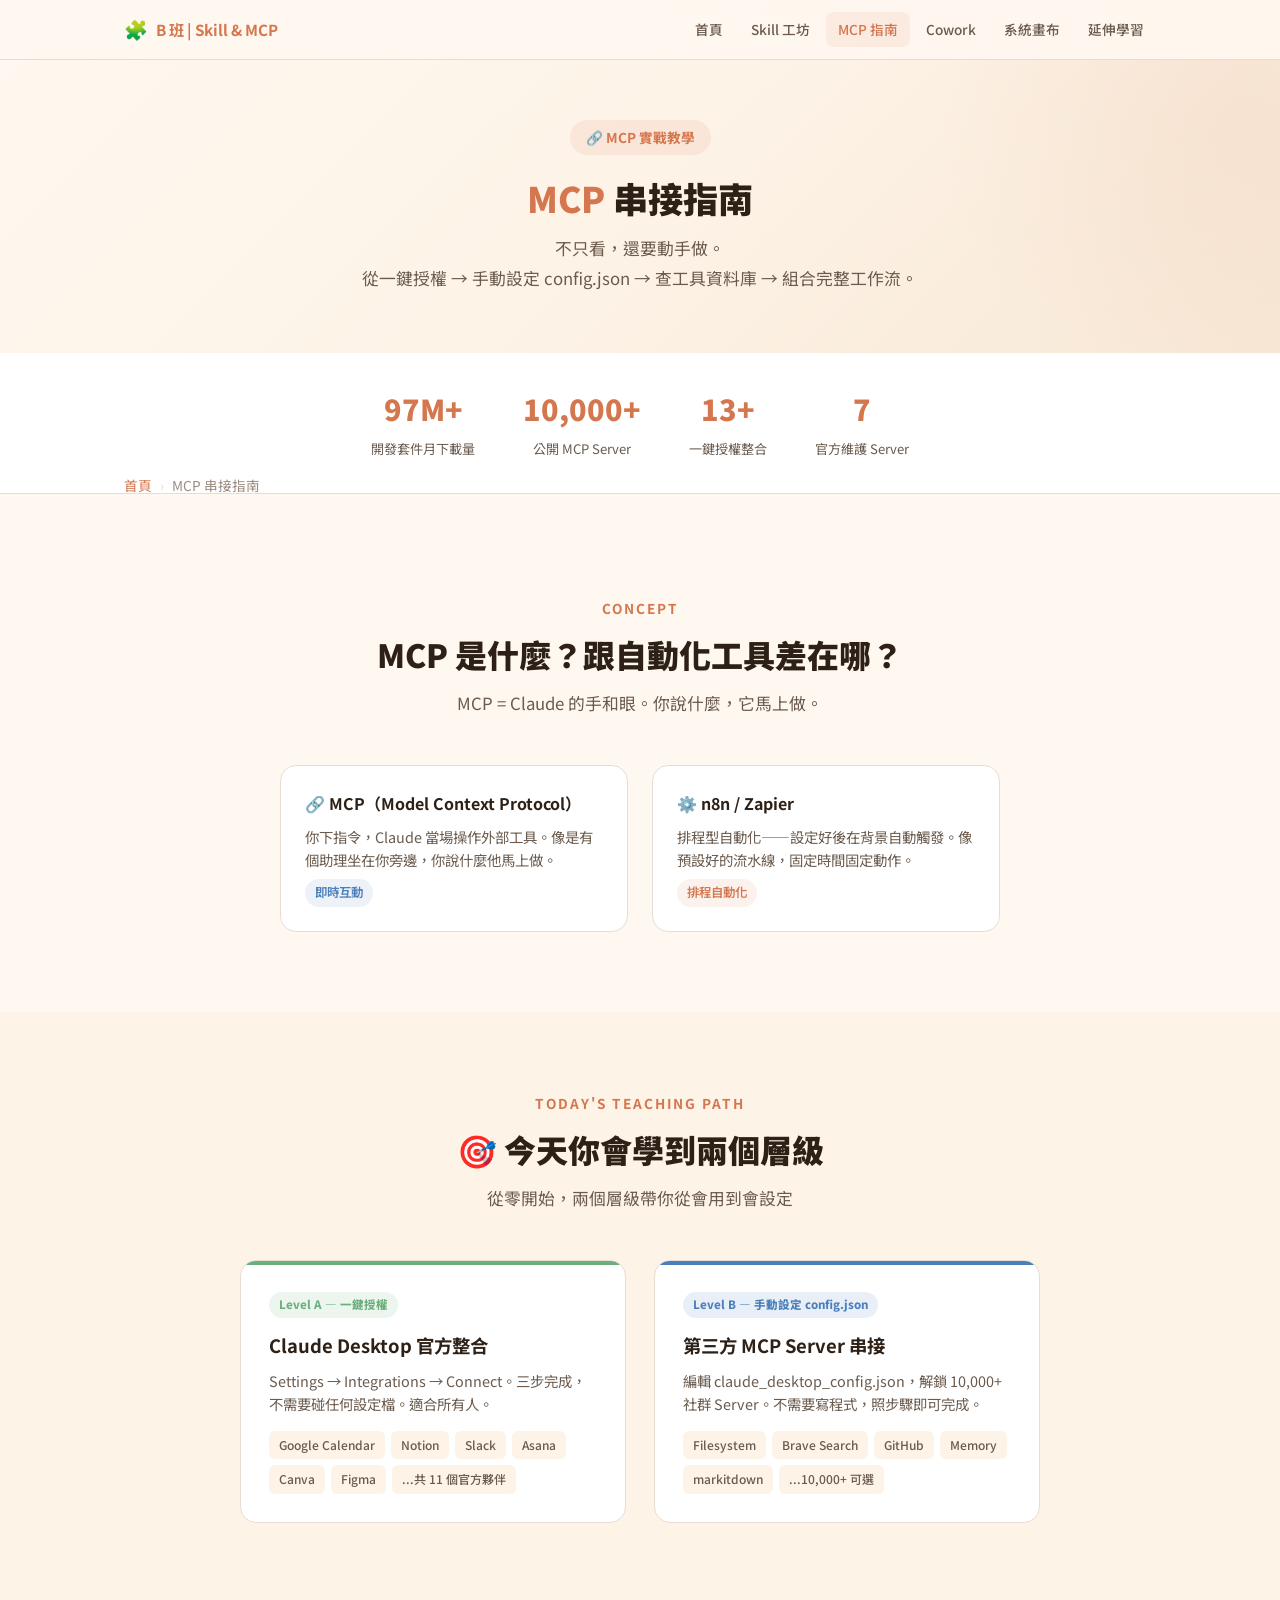
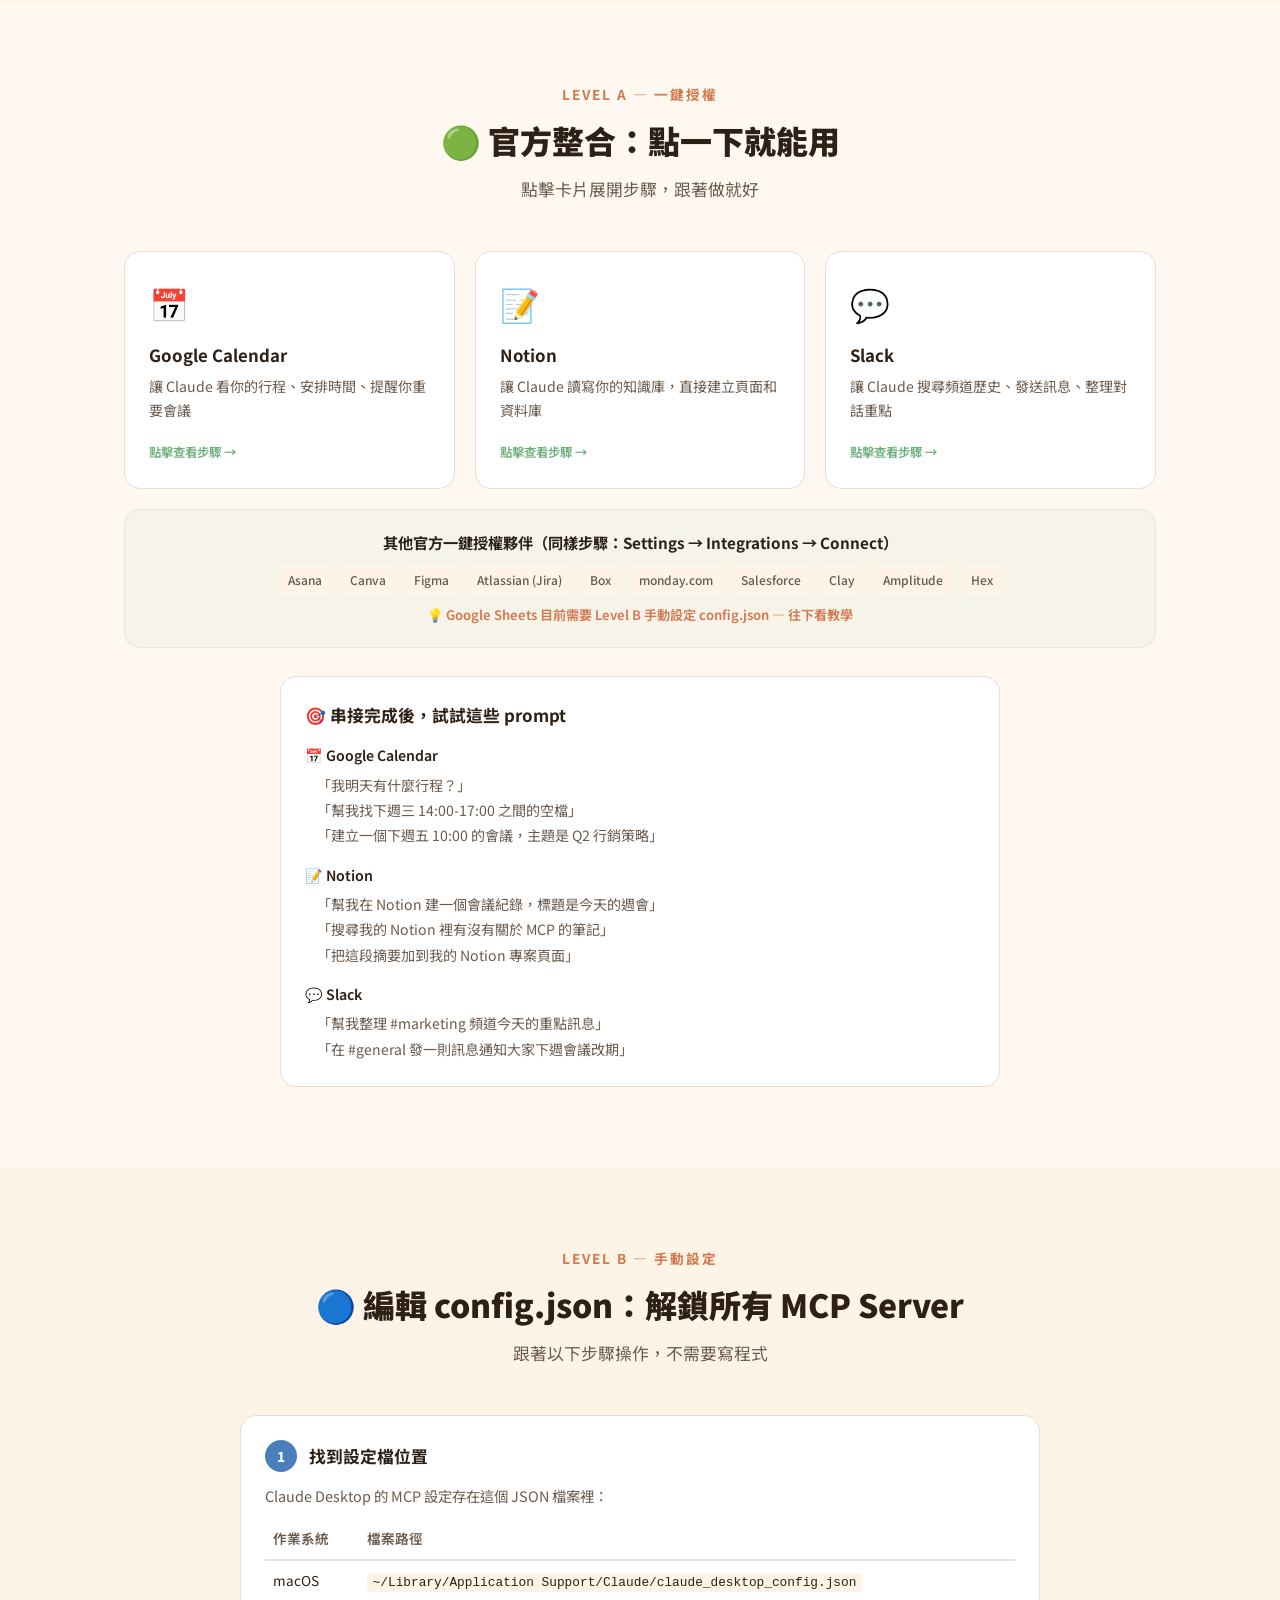
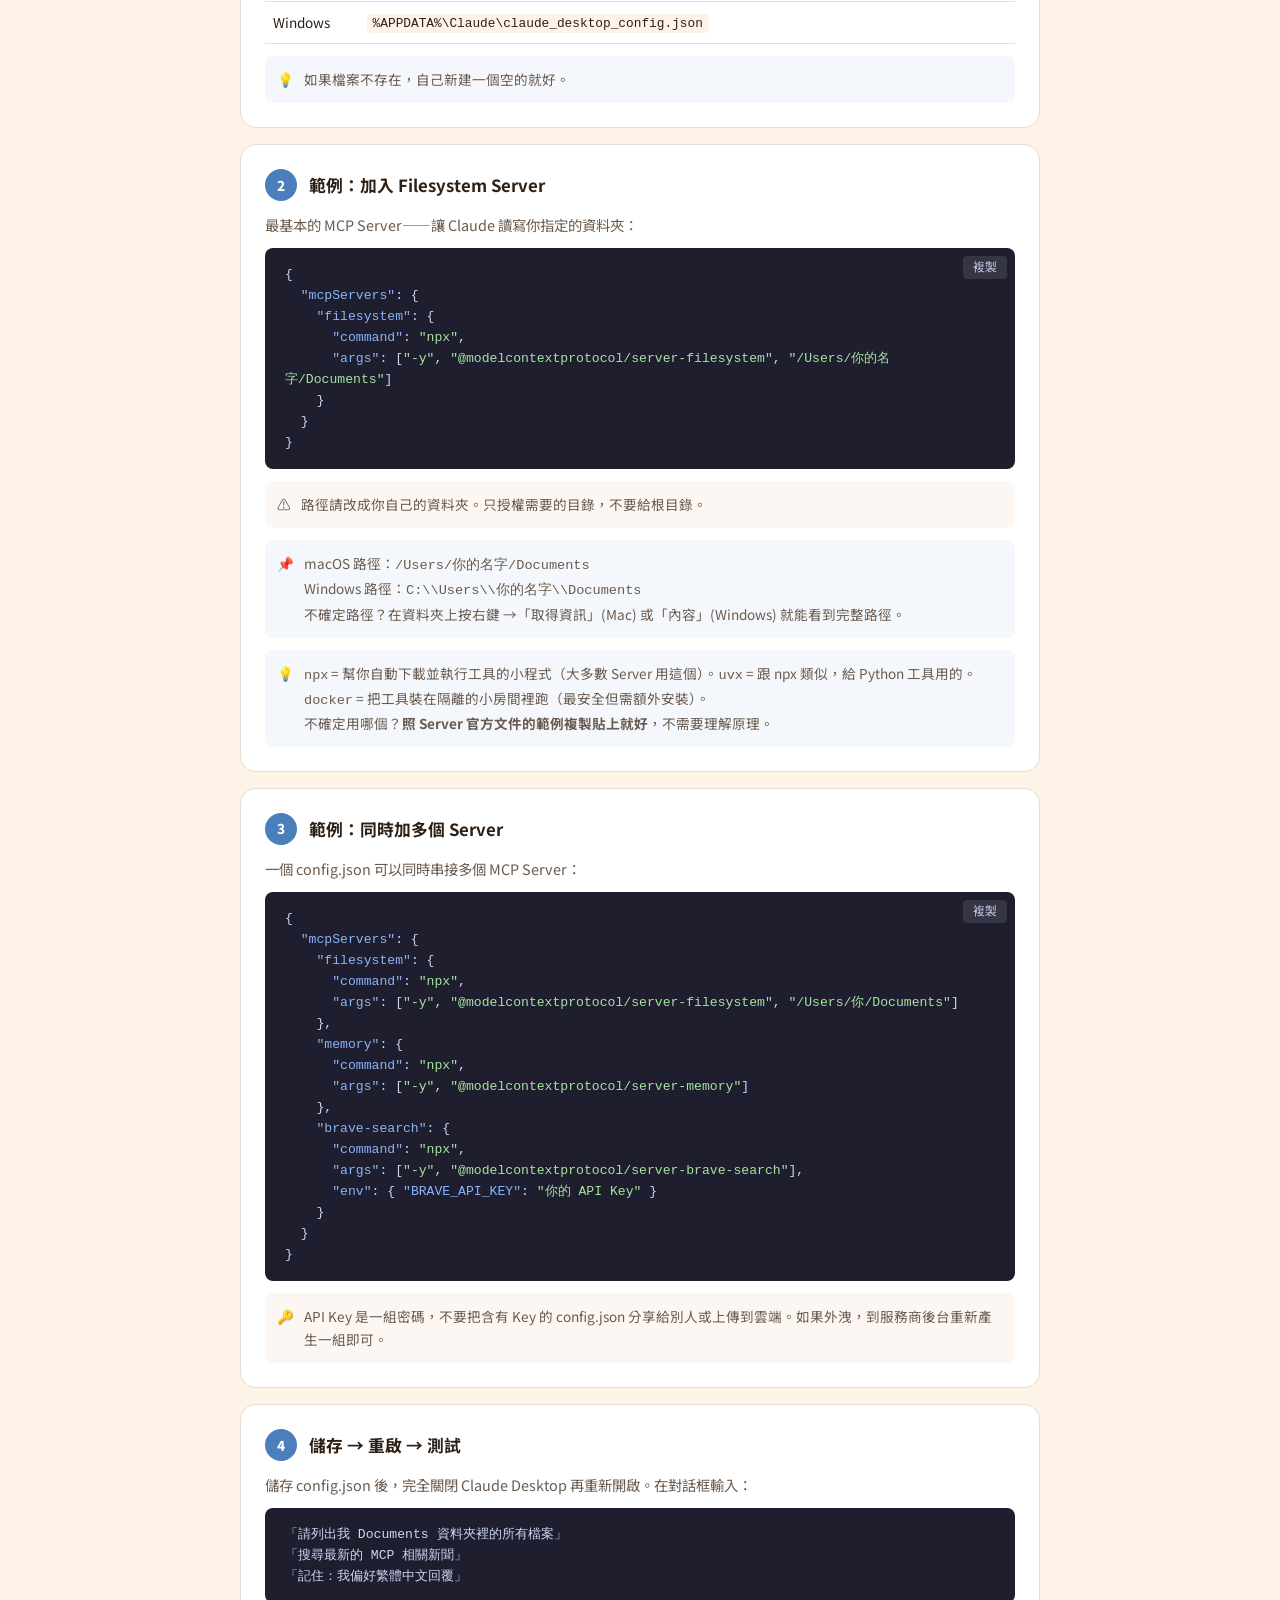
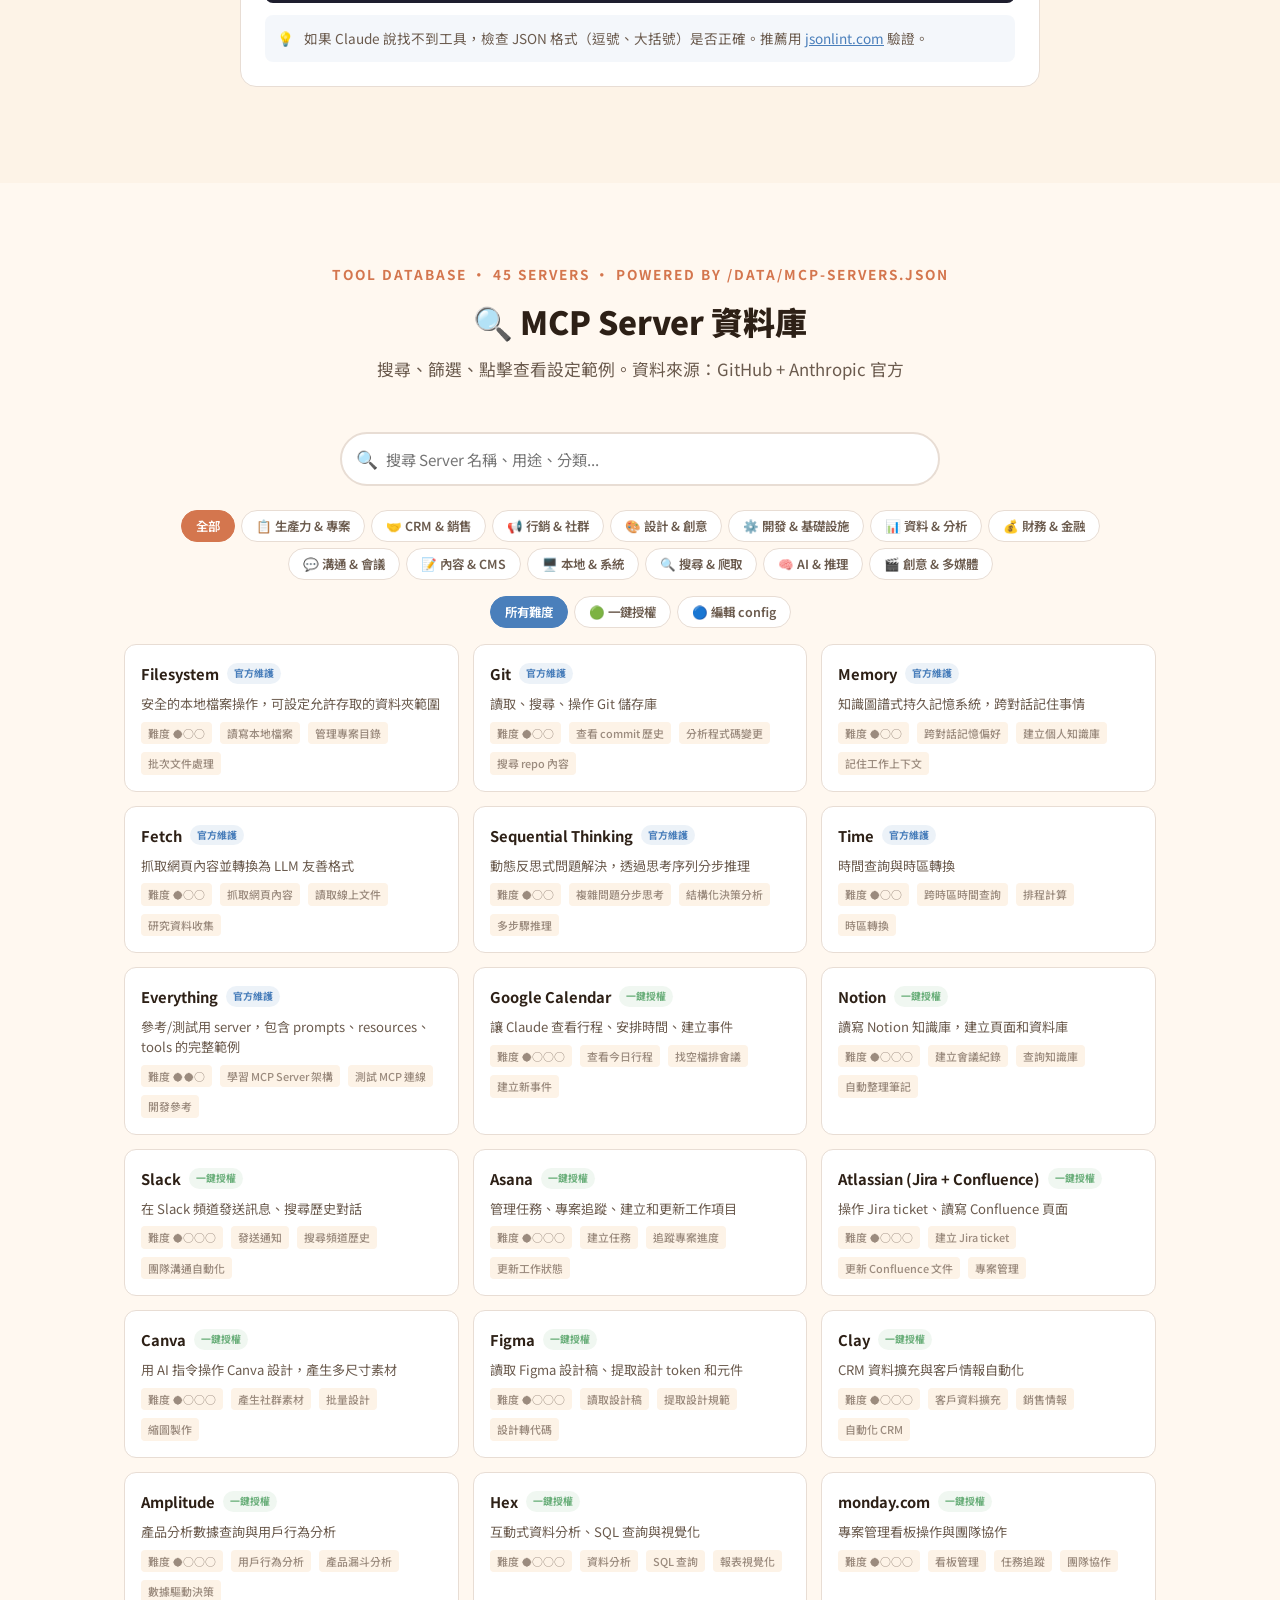
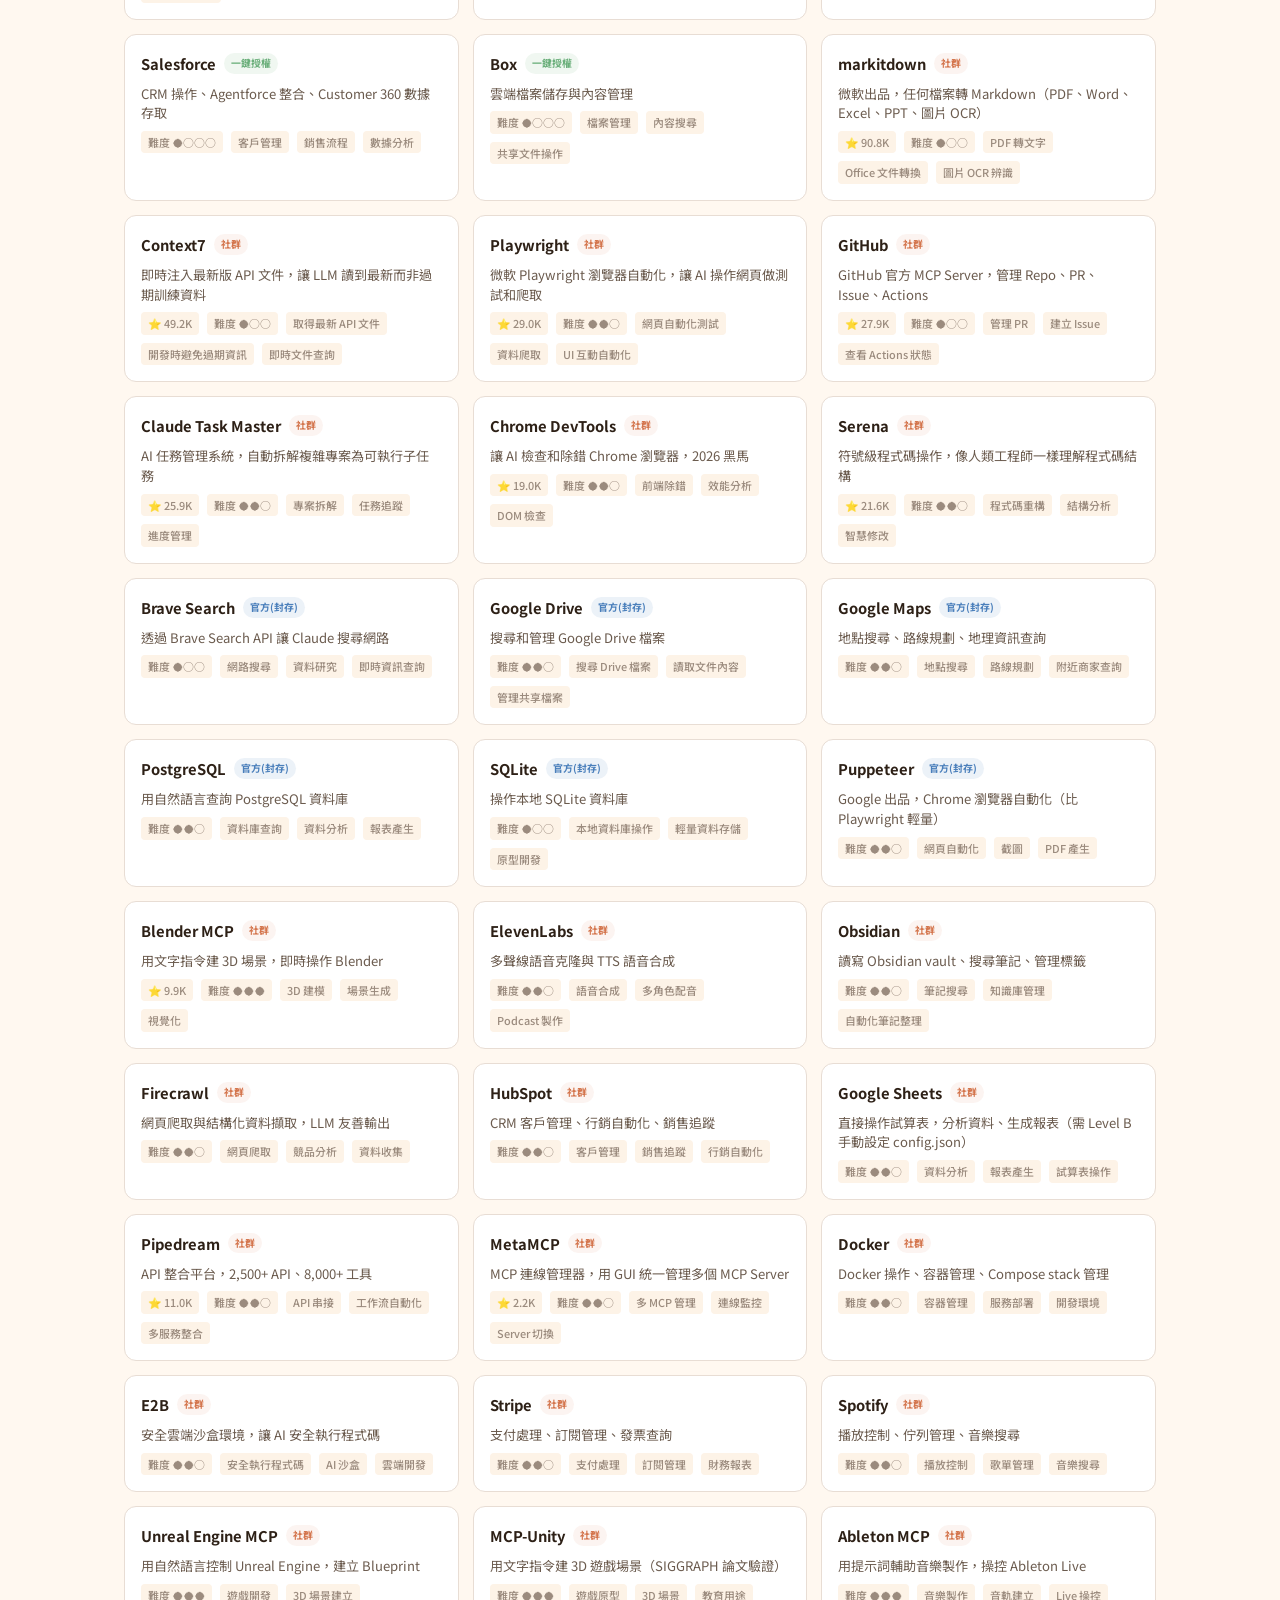
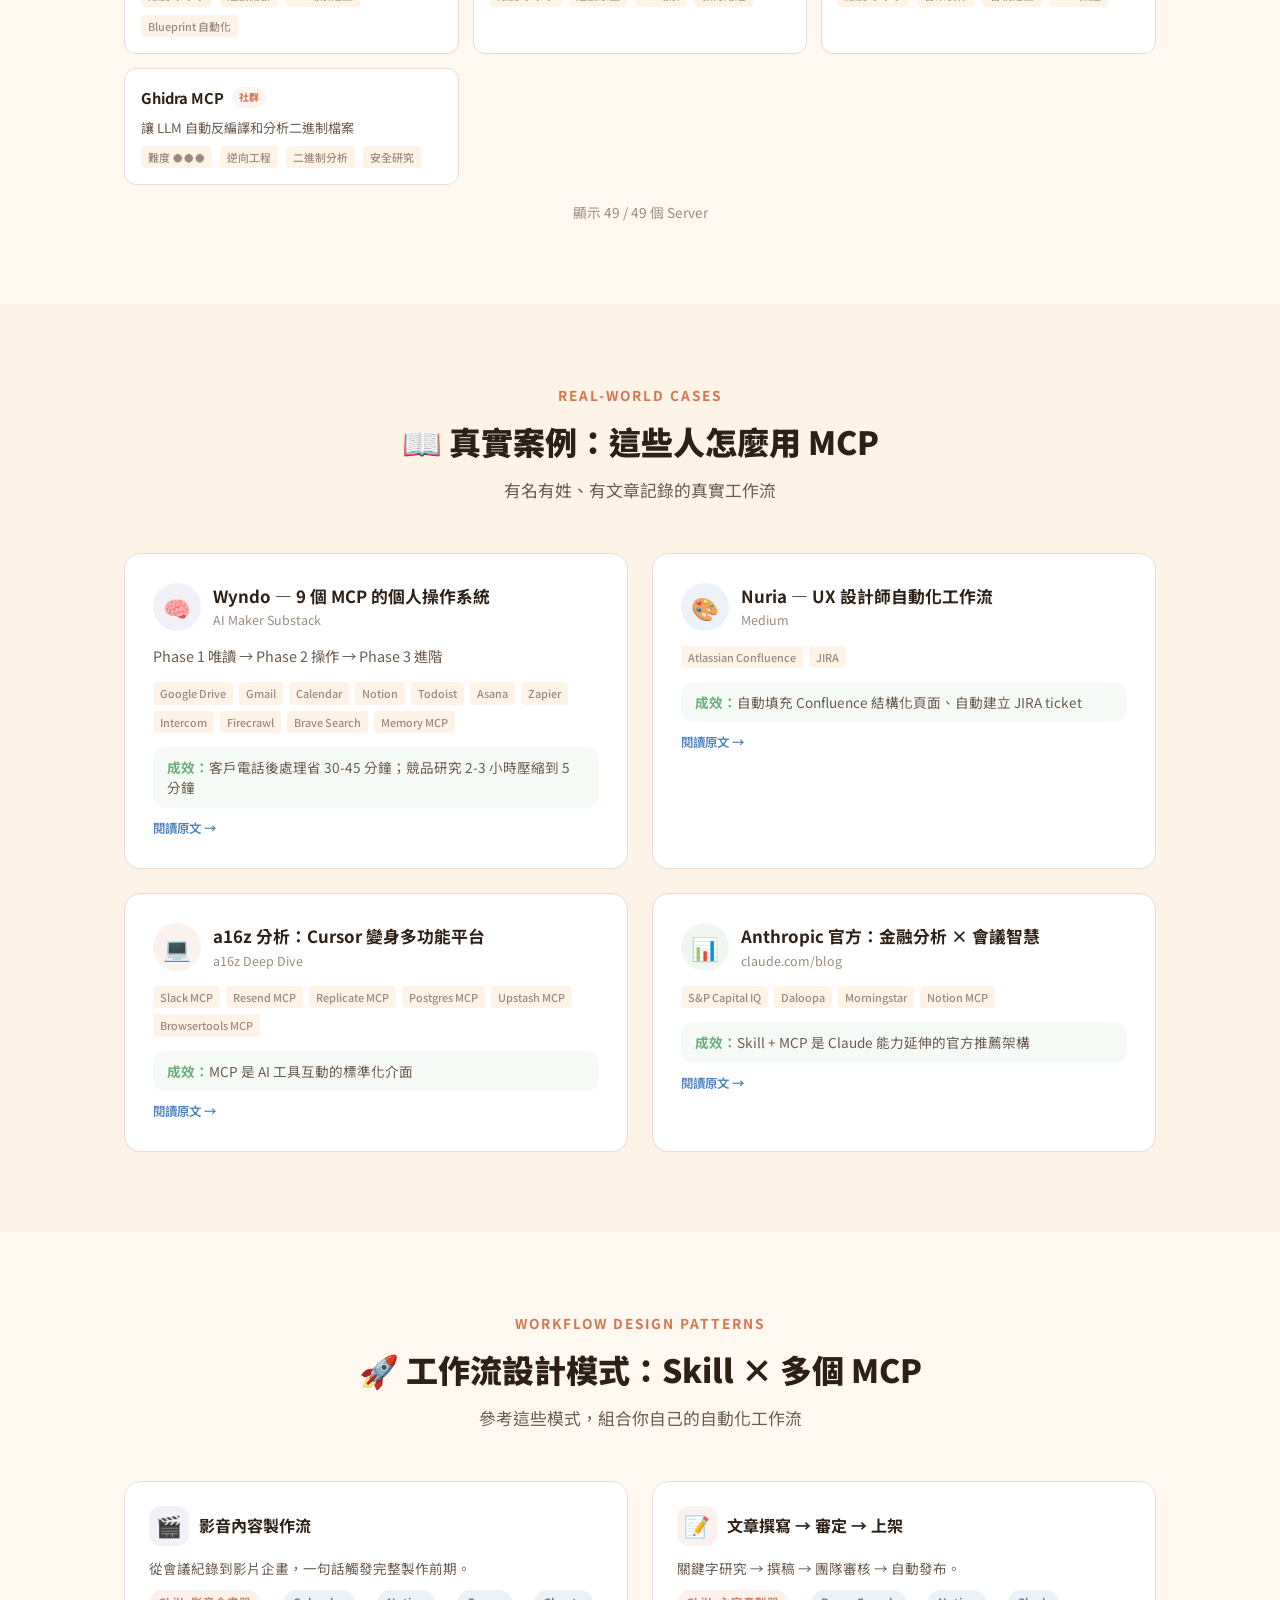
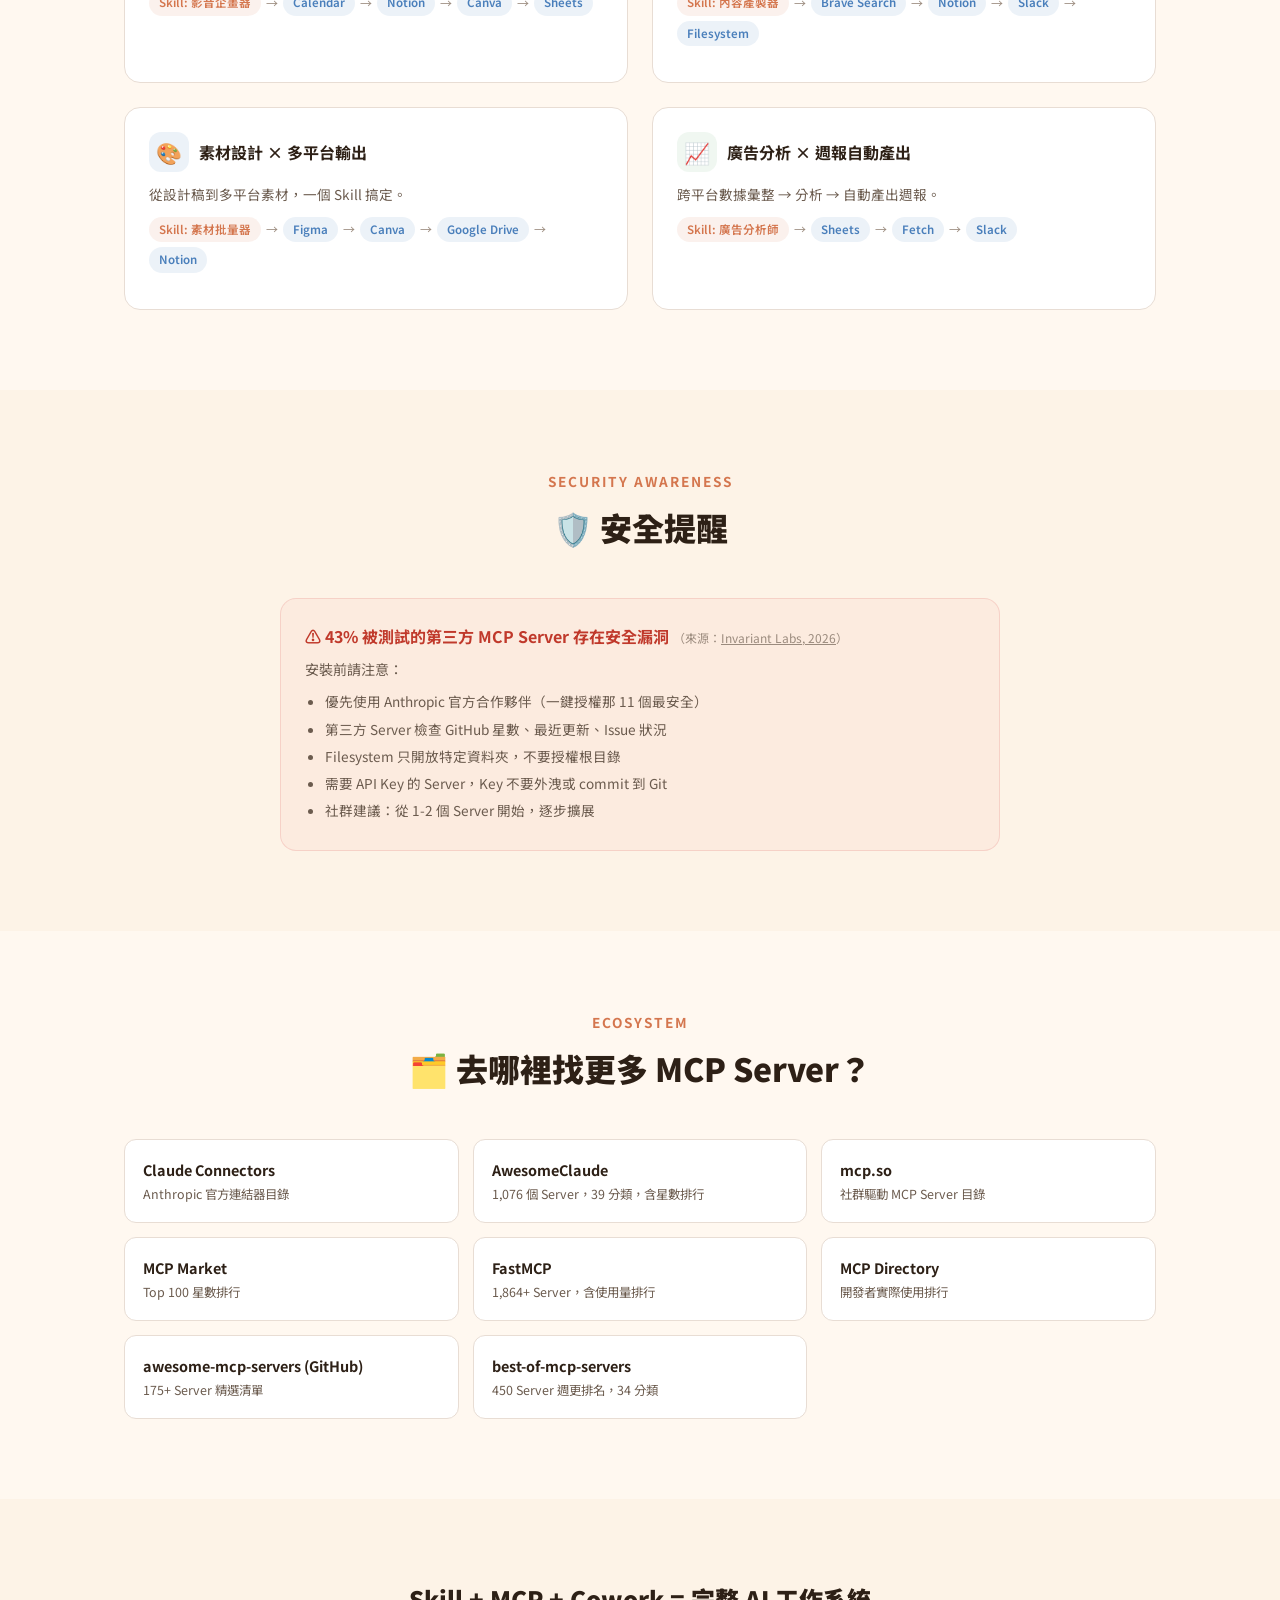
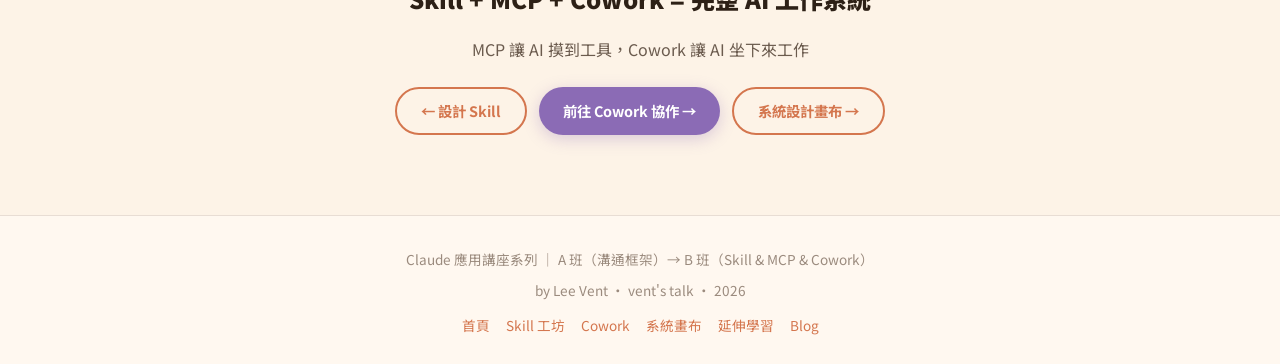
<file: mcp/index.html>
<!DOCTYPE html>
<html lang="zh-TW">
<head>
  <meta charset="UTF-8">
  <meta name="viewport" content="width=device-width, initial-scale=1.0">
  <title>MCP 串接指南 — 從一鍵授權到手動設定，帶你實際串起來 — B 班教學資源</title>
  <meta name="description" content="MCP 實戰教學：一鍵授權官方整合 → 手動編輯 config.json 串接第三方 Server → 可搜尋資料庫查工具 → 真實案例拆解 → Skill × MCP 工作流設計模式。">
  <meta name="robots" content="index, follow">
  <link rel="canonical" href="https://bclass.leevent.xyz/mcp/">
  <meta property="og:type" content="article">
  <meta property="og:title" content="MCP 串接指南 — 從一鍵授權到手動設定">
  <meta property="og:description" content="3 小時講座教學資源：帶你實際串起 MCP，不只看，還要動手做。">
  <meta property="og:url" content="https://bclass.leevent.xyz/mcp/">
  <link rel="preconnect" href="https://fonts.googleapis.com">
  <link href="https://fonts.googleapis.com/css2?family=Noto+Sans+TC:wght@300;400;500;700;900&display=swap" rel="stylesheet">
  <link rel="stylesheet" href="/assets/shared.css">
  <style>
    /* stat-bar base is in shared.css; accent color already matches default */

    /* ── Concept ── */
    .concept-grid { display:grid;grid-template-columns:1fr 1fr;gap:24px;max-width:720px;margin:0 auto; }
    .concept-card { background:var(--bg-card);border-radius:var(--radius);padding:24px;border:1px solid var(--border); }
    .concept-card h3 { font-size:1rem;font-weight:700;margin-bottom:8px; }
    .concept-card p { font-size:.9rem;color:var(--text-sec);line-height:1.6; }
    .tag { display:inline-block;margin-top:8px;font-size:.78rem;font-weight:600;padding:3px 10px;border-radius:999px; }
    .tag.realtime { background:rgba(74,127,187,.1);color:var(--accent-blue); }
    .tag.scheduled { background:rgba(212,118,78,.1);color:var(--accent); }

    /* ── Level Cards ── */
    .level-grid { display:grid;grid-template-columns:1fr 1fr;gap:28px;max-width:800px;margin:0 auto; }
    .level-card { background:var(--bg-card);border-radius:var(--radius);padding:28px;border:1px solid var(--border);position:relative;overflow:hidden; }
    .level-card::before { content:'';position:absolute;top:0;left:0;right:0;height:4px; }
    .level-card.level-a::before { background:var(--accent-green); }
    .level-card.level-b::before { background:var(--accent-blue); }
    .level-badge { display:inline-block;font-size:.72rem;font-weight:800;padding:3px 10px;border-radius:999px;margin-bottom:12px; }
    .level-a .level-badge { background:rgba(107,175,123,.12);color:var(--accent-green); }
    .level-b .level-badge { background:rgba(74,127,187,.12);color:var(--accent-blue); }
    .level-card h3 { font-size:1.15rem;font-weight:700;margin-bottom:8px; }
    .level-card p { font-size:.9rem;color:var(--text-sec);line-height:1.6;margin-bottom:16px; }
    .level-tools { display:flex;flex-wrap:wrap;gap:6px; }
    .level-tool { font-size:.75rem;padding:4px 10px;border-radius:6px;background:var(--bg-alt);color:var(--text-sec);font-weight:500; }

    /* ── One-Click Grid ── */
    .oneclick-grid { display:grid;grid-template-columns:repeat(3,1fr);gap:20px; }
    .oneclick-card { background:var(--bg-card);border-radius:var(--radius);padding:24px;border:1px solid var(--border);cursor:pointer;transition:var(--transition);position:relative;overflow:hidden; }
    .oneclick-card::before { content:'';position:absolute;top:0;left:0;right:0;height:4px;background:var(--accent-green);opacity:0;transition:var(--transition); }
    .oneclick-card:hover::before { opacity:1; }
    .oneclick-card:hover { transform:translateY(-2px);box-shadow:0 8px 24px var(--shadow); }
    .oneclick-icon { font-size:2rem;margin-bottom:10px; }
    .oneclick-card h3 { font-size:1.05rem;font-weight:700;margin-bottom:6px; }
    .oneclick-card > p { font-size:.88rem;color:var(--text-sec);margin-bottom:14px; }
    .oneclick-steps { display:none;padding-top:14px;border-top:1px solid var(--border); }
    .oneclick-card.expanded .oneclick-steps { display:block; }
    .oc-step { display:flex;gap:10px;padding:8px 0;font-size:.85rem;color:var(--text-sec); }
    .oc-num { width:22px;height:22px;border-radius:50%;background:var(--accent-green);color:#fff;font-size:.72rem;display:flex;align-items:center;justify-content:center;flex-shrink:0;font-weight:700; }
    .oc-hint { font-size:.78rem;color:var(--accent-green);font-weight:600; }
    .oc-note { margin-top:8px;font-size:.76rem;color:var(--text-muted);padding:8px;border-radius:6px;background:rgba(107,175,123,.05); }

    /* ── Config Tutorial ── */
    .config-tutorial { max-width:800px;margin:0 auto; }
    .config-step { background:var(--bg-card);border-radius:var(--radius);padding:24px;border:1px solid var(--border);margin-bottom:16px; }
    .config-step-header { display:flex;align-items:center;gap:12px;margin-bottom:12px; }
    .config-step-num { width:32px;height:32px;border-radius:50%;background:var(--accent-blue);color:#fff;font-size:.85rem;display:flex;align-items:center;justify-content:center;font-weight:800;flex-shrink:0; }
    .config-step h3 { font-size:1.05rem;font-weight:700; }
    .config-step p { font-size:.9rem;color:var(--text-sec);line-height:1.6;margin-bottom:12px; }
    .config-code { background:#1e1e2e;color:#cdd6f4;border-radius:8px;padding:16px 20px;font-family:'Cascadia Code','Fira Code',monospace;font-size:.82rem;line-height:1.6;overflow-x:auto;position:relative; }
    .config-code .comment { color:#6c7086; }
    .config-code .key { color:#89b4fa; }
    .config-code .string { color:#a6e3a1; }
    .config-code .copy-btn { position:absolute;top:8px;right:8px;background:rgba(255,255,255,.1);border:none;color:#cdd6f4;padding:4px 10px;border-radius:4px;font-size:.72rem;cursor:pointer; }
    .config-code .copy-btn:hover { background:rgba(255,255,255,.2); }
    .config-tip { display:flex;gap:10px;padding:12px;border-radius:8px;font-size:.85rem;color:var(--text-sec);margin-top:12px; }
    .config-tip.warn { background:rgba(212,118,78,.06); }
    .config-tip.info { background:rgba(74,127,187,.06); }
    .config-tip-icon { flex-shrink:0; }
    .path-table { width:100%;border-collapse:collapse;font-size:.85rem;margin-top:8px; }
    .path-table th { text-align:left;padding:8px;border-bottom:2px solid var(--border);color:var(--text-sec);font-weight:600; }
    .path-table td { padding:8px;border-bottom:1px solid var(--border); }
    .path-table code { background:var(--bg-alt);padding:2px 6px;border-radius:4px;font-size:.8rem; }

    /* ── Search UI ── */
    .search-container { max-width:600px;margin:0 auto 24px; }
    .search-input { width:100%;padding:14px 20px 14px 44px;border:2px solid var(--border);border-radius:999px;font-family:inherit;font-size:.95rem;background:var(--bg-card);transition:var(--transition);outline:none; }
    .search-input:focus { border-color:var(--accent-blue);box-shadow:0 0 0 3px rgba(74,127,187,.1); }
    .search-wrapper { position:relative; }
    .search-icon { position:absolute;left:16px;top:50%;transform:translateY(-50%);font-size:1.1rem;color:var(--text-muted);pointer-events:none; }
    .search-filters { display:flex;flex-wrap:wrap;gap:6px;justify-content:center;margin-bottom:16px; }
    .sf-btn { padding:6px 14px;border-radius:999px;border:1.5px solid var(--border);background:var(--bg-card);font-family:inherit;font-size:.78rem;font-weight:600;cursor:pointer;transition:var(--transition);color:var(--text-sec); }
    .sf-btn:hover { border-color:var(--accent);color:var(--accent); }
    .sf-btn.active { background:var(--accent);color:#fff;border-color:var(--accent); }
    .sf-btn.setup-filter.active { background:var(--accent-blue);border-color:var(--accent-blue); }
    .search-results { display:grid;grid-template-columns:repeat(3,1fr);gap:14px; }
    .sr-card { background:var(--bg-card);border-radius:var(--radius-sm);padding:16px;border:1px solid var(--border);transition:var(--transition);cursor:default; }
    .sr-card:hover { border-color:var(--accent-blue);box-shadow:0 2px 8px var(--shadow); }
    .sr-card.hidden { display:none; }
    .sr-top { display:flex;align-items:center;gap:8px;margin-bottom:8px; }
    .sr-name { font-weight:700;font-size:.92rem; }
    .sr-badge { font-size:.62rem;padding:2px 7px;border-radius:999px;font-weight:700; }
    .sr-badge.official { background:rgba(74,127,187,.1);color:var(--accent-blue); }
    .sr-badge.oneclick { background:rgba(107,175,123,.1);color:var(--accent-green); }
    .sr-badge.community { background:rgba(212,118,78,.08);color:var(--accent); }
    .sr-desc { font-size:.82rem;color:var(--text-sec);line-height:1.5;margin-bottom:8px; }
    .sr-meta { display:flex;gap:8px;flex-wrap:wrap; }
    .sr-tag { font-size:.68rem;padding:2px 7px;border-radius:4px;background:var(--bg-alt);color:var(--text-muted);font-weight:500; }
    .sr-config { display:none;margin-top:10px;padding-top:10px;border-top:1px solid var(--border); }
    .sr-card.show-config .sr-config { display:block; }
    .sr-config pre { background:#1e1e2e;color:#cdd6f4;border-radius:6px;padding:10px 14px;font-size:.75rem;line-height:1.5;overflow-x:auto; }
    .sr-count { text-align:center;margin-top:16px;font-size:.85rem;color:var(--text-muted); }

    /* ── Case Study ── */
    .case-grid { display:grid;grid-template-columns:repeat(2,1fr);gap:24px; }
    .case-card { background:var(--bg-card);border-radius:var(--radius);padding:28px;border:1px solid var(--border);transition:var(--transition); }
    .case-card:hover { box-shadow:0 6px 20px var(--shadow); }
    .case-header { display:flex;align-items:center;gap:12px;margin-bottom:12px; }
    .case-avatar { width:48px;height:48px;border-radius:50%;display:flex;align-items:center;justify-content:center;font-size:1.4rem;flex-shrink:0; }
    .case-meta { font-size:.78rem;color:var(--text-muted); }
    .case-card h3 { font-size:1.05rem;font-weight:700; }
    .case-desc { font-size:.9rem;color:var(--text-sec);line-height:1.7;margin-bottom:14px; }
    .case-tools { display:flex;flex-wrap:wrap;gap:6px;margin-bottom:14px; }
    .case-result { font-size:.85rem;padding:10px 14px;border-radius:var(--radius-sm);background:rgba(107,175,123,.06);color:var(--text-sec);line-height:1.5; }
    .case-result strong { color:var(--accent-green); }
    .case-source { display:inline-block;margin-top:10px;font-size:.78rem;color:var(--accent-blue);text-decoration:none;font-weight:600; }
    .case-source:hover { text-decoration:underline; }

    /* ── Workflow Patterns ── */
    .wf-grid { display:grid;grid-template-columns:repeat(2,1fr);gap:24px; }
    .wf-card { background:var(--bg-card);border-radius:var(--radius);padding:24px;border:1px solid var(--border);transition:var(--transition); }
    .wf-card:hover { box-shadow:0 4px 16px var(--shadow); }
    .wf-head { display:flex;align-items:center;gap:10px;margin-bottom:12px; }
    .wf-icon { width:40px;height:40px;border-radius:var(--radius-sm);display:flex;align-items:center;justify-content:center;font-size:1.3rem; }
    .wf-card h3 { font-size:1rem;font-weight:700; }
    .wf-card .wf-desc { font-size:.85rem;color:var(--text-sec);margin-bottom:12px;line-height:1.5; }
    .wf-flow { display:flex;flex-wrap:wrap;align-items:center;gap:5px;margin-bottom:12px; }
    .wf-chip { padding:3px 10px;border-radius:999px;font-size:.72rem;font-weight:600;white-space:nowrap; }
    .wf-chip.skill { background:rgba(212,118,78,.1);color:var(--accent); }
    .wf-chip.mcp { background:rgba(74,127,187,.1);color:var(--accent-blue); }
    .wf-arrow { color:var(--text-muted);font-size:.75rem; }

    /* ── Security ── */
    .security-banner { background:rgba(212,60,60,.04);border:1px solid rgba(212,60,60,.15);border-radius:var(--radius);padding:24px;max-width:720px;margin:0 auto; }
    .security-banner h3 { font-size:1rem;font-weight:700;margin-bottom:8px;color:#c0392b; }
    .security-banner p { font-size:.88rem;color:var(--text-sec);line-height:1.6; }
    .security-banner ul { margin-top:10px;padding-left:20px;font-size:.85rem;color:var(--text-sec); }
    .security-banner li { margin-bottom:4px; }

    /* ── Directory ── */
    .dir-grid { display:grid;grid-template-columns:repeat(3,1fr);gap:14px; }
    .dir-card { background:var(--bg-card);border-radius:var(--radius-sm);padding:18px;border:1px solid var(--border);text-decoration:none;color:inherit;display:block;transition:var(--transition); }
    .dir-card:hover { border-color:var(--accent-blue);transform:translateY(-2px); }
    .dir-card h4 { font-size:.9rem;font-weight:700;margin-bottom:4px; }
    .dir-card p { font-size:.78rem;color:var(--text-sec);line-height:1.4; }

    /* ── Responsive ── */
    @media(max-width:768px) {
      /* stat-bar responsive in shared.css */
      .concept-grid,.level-grid,.case-grid,.wf-grid { grid-template-columns:1fr; }
      .oneclick-grid { grid-template-columns:1fr; }
      .search-results { grid-template-columns:1fr; }
      .dir-grid { grid-template-columns:1fr; }
    }
  </style>
</head>
<body>

  <nav class="nav" id="nav">
    <div class="nav-inner">
      <a href="/" class="nav-brand"><span>🧩</span> B 班 | Skill & MCP</a>
      <button class="nav-mobile-toggle" onclick="document.querySelector('.nav-links').classList.toggle('open')">☰</button>
      <div class="nav-links">
        <a href="/">首頁</a>
        <a href="/skill/">Skill 工坊</a>
        <a href="/mcp/" class="active">MCP 指南</a>
        <a href="/cowork/">Cowork</a>
        <a href="/canvas/">系統畫布</a>
        <a href="/resources/">延伸學習</a>
      </div>
    </div>
  </nav>

  <section class="page-hero">
    <div class="page-hero-inner">
      <div class="page-hero-badge">🔗 MCP 實戰教學</div>
      <h1><span class="highlight">MCP</span> 串接指南</h1>
      <p class="subtitle">不只看，還要動手做。<br>從一鍵授權 → 手動設定 config.json → 查工具資料庫 → 組合完整工作流。</p>
    </div>
  </section>

  <div class="stat-bar fade-in">
    <div class="stat-item"><div class="stat-num">97M+</div><div class="stat-label">開發套件月下載量</div></div>
    <div class="stat-item"><div class="stat-num">10,000+</div><div class="stat-label">公開 MCP Server</div></div>
    <div class="stat-item"><div class="stat-num">13+</div><div class="stat-label">一鍵授權整合</div></div>
    <div class="stat-item"><div class="stat-num">7</div><div class="stat-label">官方維護 Server</div></div>
  </div>

  <div class="breadcrumb"><a href="/">首頁</a> <span class="sep">›</span> <span>MCP 串接指南</span></div>

  <!-- ═══ 0. Concept ═══ -->
  <section class="section">
    <div class="container">
      <div class="section-header fade-in">
        <div class="overline">Concept</div>
        <h2>MCP 是什麼？跟自動化工具差在哪？</h2>
        <p>MCP = Claude 的手和眼。你說什麼，它馬上做。</p>
      </div>
      <div class="concept-grid fade-in">
        <div class="concept-card">
          <h3>🔗 MCP（Model Context Protocol）</h3>
          <p>你下指令，Claude 當場操作外部工具。像是有個助理坐在你旁邊，你說什麼他馬上做。</p>
          <span class="tag realtime">即時互動</span>
        </div>
        <div class="concept-card">
          <h3>⚙️ n8n / Zapier</h3>
          <p>排程型自動化——設定好後在背景自動觸發。像預設好的流水線，固定時間固定動作。</p>
          <span class="tag scheduled">排程自動化</span>
        </div>
      </div>
    </div>
  </section>

  <!-- ═══ 1. Two Levels ═══ -->
  <section class="section section-alt">
    <div class="container">
      <div class="section-header fade-in">
        <div class="overline">Today's Teaching Path</div>
        <h2>🎯 今天你會學到兩個層級</h2>
        <p>從零開始，兩個層級帶你從會用到會設定</p>
      </div>
      <div class="level-grid fade-in">
        <div class="level-card level-a">
          <span class="level-badge">Level A — 一鍵授權</span>
          <h3>Claude Desktop 官方整合</h3>
          <p>Settings → Integrations → Connect。三步完成，不需要碰任何設定檔。適合所有人。</p>
          <div class="level-tools">
            <span class="level-tool">Google Calendar</span>
            <span class="level-tool">Notion</span>
            <span class="level-tool">Slack</span>
            <span class="level-tool">Asana</span>
            <span class="level-tool">Canva</span>
            <span class="level-tool">Figma</span>
            <span class="level-tool">...共 11 個官方夥伴</span>
          </div>
        </div>
        <div class="level-card level-b">
          <span class="level-badge">Level B — 手動設定 config.json</span>
          <h3>第三方 MCP Server 串接</h3>
          <p>編輯 claude_desktop_config.json，解鎖 10,000+ 社群 Server。不需要寫程式，照步驟即可完成。</p>
          <div class="level-tools">
            <span class="level-tool">Filesystem</span>
            <span class="level-tool">Brave Search</span>
            <span class="level-tool">GitHub</span>
            <span class="level-tool">Memory</span>
            <span class="level-tool">markitdown</span>
            <span class="level-tool">...10,000+ 可選</span>
          </div>
        </div>
      </div>
    </div>
  </section>

  <!-- ═══ 2. Level A: One-Click ═══ -->
  <section class="section" id="level-a">
    <div class="container">
      <div class="section-header fade-in">
        <div class="overline">Level A — 一鍵授權</div>
        <h2>🟢 官方整合：點一下就能用</h2>
        <p>點擊卡片展開步驟，跟著做就好</p>
      </div>
      <div class="oneclick-grid fade-in">

        <div class="oneclick-card" onclick="this.classList.toggle('expanded')">
          <div class="oneclick-icon">📅</div>
          <h3>Google Calendar</h3>
          <p>讓 Claude 看你的行程、安排時間、提醒你重要會議</p>
          <span class="oc-hint">點擊查看步驟 →</span>
          <div class="oneclick-steps">
            <div class="oc-step"><div class="oc-num">1</div><div>開啟 Claude 桌面版 Settings → Integrations</div></div>
            <div class="oc-step"><div class="oc-num">2</div><div>找到 Google Calendar，點擊 Connect</div></div>
            <div class="oc-step"><div class="oc-num">3</div><div>Google 帳號授權（選擇要分享的日曆）</div></div>
            <div class="oc-step"><div class="oc-num">4</div><div>測試：問 Claude「我明天有什麼行程？」</div></div>
            <div class="oc-note">🔒 僅存取你授權的日曆，Claude 不儲存你的資料</div>
          </div>
        </div>

        <div class="oneclick-card" onclick="this.classList.toggle('expanded')">
          <div class="oneclick-icon">📝</div>
          <h3>Notion</h3>
          <p>讓 Claude 讀寫你的知識庫，直接建立頁面和資料庫</p>
          <span class="oc-hint">點擊查看步驟 →</span>
          <div class="oneclick-steps">
            <div class="oc-step"><div class="oc-num">1</div><div>開啟 Claude 桌面版 Settings → Integrations</div></div>
            <div class="oc-step"><div class="oc-num">2</div><div>找到 Notion，點擊 Connect</div></div>
            <div class="oc-step"><div class="oc-num">3</div><div>Notion 授權（選擇要分享的工作區和頁面）</div></div>
            <div class="oc-step"><div class="oc-num">4</div><div>測試：問 Claude「幫我在 Notion 建一個會議紀錄」</div></div>
            <div class="oc-note">🔒 僅存取你授權的頁面，不會碰其他工作區</div>
          </div>
        </div>

        <div class="oneclick-card" onclick="this.classList.toggle('expanded')">
          <div class="oneclick-icon">💬</div>
          <h3>Slack</h3>
          <p>讓 Claude 搜尋頻道歷史、發送訊息、整理對話重點</p>
          <span class="oc-hint">點擊查看步驟 →</span>
          <div class="oneclick-steps">
            <div class="oc-step"><div class="oc-num">1</div><div>開啟 Claude 桌面版 Settings → Integrations</div></div>
            <div class="oc-step"><div class="oc-num">2</div><div>找到 Slack，點擊 Connect</div></div>
            <div class="oc-step"><div class="oc-num">3</div><div>Slack 工作區管理員授權（選擇要分享的頻道）</div></div>
            <div class="oc-step"><div class="oc-num">4</div><div>測試：問 Claude「幫我整理 #general 頻道今天的重點訊息」</div></div>
            <div class="oc-note">🔒 僅存取你授權的頻道，需要 Slack 工作區管理員權限</div>
          </div>
        </div>

      </div>

      <!-- Other Official Partners + Google Sheets Note -->
      <div style="margin-top:20px;padding:20px;background:rgba(107,175,123,.06);border-radius:var(--radius);border:1px solid rgba(107,175,123,.15);text-align:center" class="fade-in">
        <div style="font-weight:700;font-size:.95rem;margin-bottom:10px">其他官方一鍵授權夥伴（同樣步驟：Settings → Integrations → Connect）</div>
        <div style="display:flex;flex-wrap:wrap;gap:8px;justify-content:center">
          <span class="level-tool">Asana</span>
          <span class="level-tool">Canva</span>
          <span class="level-tool">Figma</span>
          <span class="level-tool">Atlassian (Jira)</span>
          <span class="level-tool">Box</span>
          <span class="level-tool">monday.com</span>
          <span class="level-tool">Salesforce</span>
          <span class="level-tool">Clay</span>
          <span class="level-tool">Amplitude</span>
          <span class="level-tool">Hex</span>
        </div>
        <div style="font-size:.82rem;color:var(--accent);margin-top:10px;font-weight:600">💡 Google Sheets 目前需要 Level B 手動設定 config.json — 往下看教學</div>
      </div>

      <!-- Prompt Examples After Setup -->
      <div style="max-width:720px;margin:28px auto 0;background:var(--bg-card);border-radius:var(--radius);padding:24px;border:1px solid var(--border)" class="fade-in">
        <h3 style="font-size:1.05rem;font-weight:700;margin-bottom:14px">🎯 串接完成後，試試這些 prompt</h3>
        <div style="font-size:.88rem;color:var(--text-sec);line-height:1.8">
          <div style="margin-bottom:14px">
            <div style="font-weight:600;color:var(--text);margin-bottom:4px">📅 Google Calendar</div>
            <div style="padding-left:12px">「我明天有什麼行程？」</div>
            <div style="padding-left:12px">「幫我找下週三 14:00-17:00 之間的空檔」</div>
            <div style="padding-left:12px">「建立一個下週五 10:00 的會議，主題是 Q2 行銷策略」</div>
          </div>
          <div style="margin-bottom:14px">
            <div style="font-weight:600;color:var(--text);margin-bottom:4px">📝 Notion</div>
            <div style="padding-left:12px">「幫我在 Notion 建一個會議紀錄，標題是今天的週會」</div>
            <div style="padding-left:12px">「搜尋我的 Notion 裡有沒有關於 MCP 的筆記」</div>
            <div style="padding-left:12px">「把這段摘要加到我的 Notion 專案頁面」</div>
          </div>
          <div>
            <div style="font-weight:600;color:var(--text);margin-bottom:4px">💬 Slack</div>
            <div style="padding-left:12px">「幫我整理 #marketing 頻道今天的重點訊息」</div>
            <div style="padding-left:12px">「在 #general 發一則訊息通知大家下週會議改期」</div>
          </div>
        </div>
      </div>
    </div>
  </section>

  <!-- ═══ 3. Level B: Config.json Tutorial ═══ -->
  <section class="section section-alt" id="level-b">
    <div class="container">
      <div class="section-header fade-in">
        <div class="overline">Level B — 手動設定</div>
        <h2>🔵 編輯 config.json：解鎖所有 MCP Server</h2>
        <p>跟著以下步驟操作，不需要寫程式</p>
      </div>
      <div class="config-tutorial fade-in">

        <div class="config-step">
          <div class="config-step-header">
            <div class="config-step-num">1</div>
            <h3>找到設定檔位置</h3>
          </div>
          <p>Claude Desktop 的 MCP 設定存在這個 JSON 檔案裡：</p>
          <table class="path-table">
            <tr><th>作業系統</th><th>檔案路徑</th></tr>
            <tr><td>macOS</td><td><code>~/Library/Application Support/Claude/claude_desktop_config.json</code></td></tr>
            <tr><td>Windows</td><td><code>%APPDATA%\Claude\claude_desktop_config.json</code></td></tr>
          </table>
          <div class="config-tip info">
            <span class="config-tip-icon">💡</span>
            <span>如果檔案不存在，自己新建一個空的就好。</span>
          </div>
        </div>

        <div class="config-step">
          <div class="config-step-header">
            <div class="config-step-num">2</div>
            <h3>範例：加入 Filesystem Server</h3>
          </div>
          <p>最基本的 MCP Server——讓 Claude 讀寫你指定的資料夾：</p>
          <div class="config-code">
            <button class="copy-btn" onclick="copyConfig(this)">複製</button>
{<br>
&nbsp;&nbsp;<span class="key">"mcpServers"</span>: {<br>
&nbsp;&nbsp;&nbsp;&nbsp;<span class="key">"filesystem"</span>: {<br>
&nbsp;&nbsp;&nbsp;&nbsp;&nbsp;&nbsp;<span class="key">"command"</span>: <span class="string">"npx"</span>,<br>
&nbsp;&nbsp;&nbsp;&nbsp;&nbsp;&nbsp;<span class="key">"args"</span>: [<span class="string">"-y"</span>, <span class="string">"@modelcontextprotocol/server-filesystem"</span>, <span class="string">"/Users/你的名字/Documents"</span>]<br>
&nbsp;&nbsp;&nbsp;&nbsp;}<br>
&nbsp;&nbsp;}<br>
}
          </div>
          <div class="config-tip warn">
            <span class="config-tip-icon">⚠️</span>
            <span>路徑請改成你自己的資料夾。只授權需要的目錄，不要給根目錄。</span>
          </div>
          <div class="config-tip info">
            <span class="config-tip-icon">📌</span>
            <span>macOS 路徑：<code>/Users/你的名字/Documents</code><br>Windows 路徑：<code>C:\\Users\\你的名字\\Documents</code><br>不確定路徑？在資料夾上按右鍵 →「取得資訊」(Mac) 或「內容」(Windows) 就能看到完整路徑。</span>
          </div>
          <div class="config-tip info">
            <span class="config-tip-icon">💡</span>
            <span><code>npx</code> = 幫你自動下載並執行工具的小程式（大多數 Server 用這個）。<code>uvx</code> = 跟 npx 類似，給 Python 工具用的。<code>docker</code> = 把工具裝在隔離的小房間裡跑（最安全但需額外安裝）。<br>不確定用哪個？<strong>照 Server 官方文件的範例複製貼上就好</strong>，不需要理解原理。</span>
          </div>
        </div>

        <div class="config-step">
          <div class="config-step-header">
            <div class="config-step-num">3</div>
            <h3>範例：同時加多個 Server</h3>
          </div>
          <p>一個 config.json 可以同時串接多個 MCP Server：</p>
          <div class="config-code">
            <button class="copy-btn" onclick="copyConfig(this)">複製</button>
{<br>
&nbsp;&nbsp;<span class="key">"mcpServers"</span>: {<br>
&nbsp;&nbsp;&nbsp;&nbsp;<span class="key">"filesystem"</span>: {<br>
&nbsp;&nbsp;&nbsp;&nbsp;&nbsp;&nbsp;<span class="key">"command"</span>: <span class="string">"npx"</span>,<br>
&nbsp;&nbsp;&nbsp;&nbsp;&nbsp;&nbsp;<span class="key">"args"</span>: [<span class="string">"-y"</span>, <span class="string">"@modelcontextprotocol/server-filesystem"</span>, <span class="string">"/Users/你/Documents"</span>]<br>
&nbsp;&nbsp;&nbsp;&nbsp;},<br>
&nbsp;&nbsp;&nbsp;&nbsp;<span class="key">"memory"</span>: {<br>
&nbsp;&nbsp;&nbsp;&nbsp;&nbsp;&nbsp;<span class="key">"command"</span>: <span class="string">"npx"</span>,<br>
&nbsp;&nbsp;&nbsp;&nbsp;&nbsp;&nbsp;<span class="key">"args"</span>: [<span class="string">"-y"</span>, <span class="string">"@modelcontextprotocol/server-memory"</span>]<br>
&nbsp;&nbsp;&nbsp;&nbsp;},<br>
&nbsp;&nbsp;&nbsp;&nbsp;<span class="key">"brave-search"</span>: {<br>
&nbsp;&nbsp;&nbsp;&nbsp;&nbsp;&nbsp;<span class="key">"command"</span>: <span class="string">"npx"</span>,<br>
&nbsp;&nbsp;&nbsp;&nbsp;&nbsp;&nbsp;<span class="key">"args"</span>: [<span class="string">"-y"</span>, <span class="string">"@modelcontextprotocol/server-brave-search"</span>],<br>
&nbsp;&nbsp;&nbsp;&nbsp;&nbsp;&nbsp;<span class="key">"env"</span>: { <span class="key">"BRAVE_API_KEY"</span>: <span class="string">"你的 API Key"</span> }<br>
&nbsp;&nbsp;&nbsp;&nbsp;}<br>
&nbsp;&nbsp;}<br>
}
          </div>
          <div class="config-tip warn">
            <span class="config-tip-icon">🔑</span>
            <span>API Key 是一組密碼，不要把含有 Key 的 config.json 分享給別人或上傳到雲端。如果外洩，到服務商後台重新產生一組即可。</span>
          </div>
        </div>

        <div class="config-step">
          <div class="config-step-header">
            <div class="config-step-num">4</div>
            <h3>儲存 → 重啟 → 測試</h3>
          </div>
          <p>儲存 config.json 後，完全關閉 Claude Desktop 再重新開啟。在對話框輸入：</p>
          <div class="config-code">
「請列出我 Documents 資料夾裡的所有檔案」<br>
「搜尋最新的 MCP 相關新聞」<br>
「記住：我偏好繁體中文回覆」
          </div>
          <div class="config-tip info">
            <span class="config-tip-icon">💡</span>
            <span>如果 Claude 說找不到工具，檢查 JSON 格式（逗號、大括號）是否正確。推薦用 <a href="https://jsonlint.com" target="_blank" style="color:var(--accent-blue)">jsonlint.com</a> 驗證。</span>
          </div>
        </div>

      </div>
    </div>
  </section>

  <!-- ═══ 4. Searchable Database ═══ -->
  <section class="section" id="database">
    <div class="container">
      <div class="section-header fade-in">
        <div class="overline">Tool Database · 45 servers · powered by /data/mcp-servers.json</div>
        <h2>🔍 MCP Server 資料庫</h2>
        <p>搜尋、篩選、點擊查看設定範例。資料來源：GitHub + Anthropic 官方</p>
      </div>

      <div class="search-container fade-in">
        <div class="search-wrapper">
          <span class="search-icon">🔍</span>
          <input type="text" class="search-input" id="searchInput" placeholder="搜尋 Server 名稱、用途、分類..." oninput="filterServers()">
        </div>
      </div>

      <div class="search-filters fade-in" id="catFilters">
        <button class="sf-btn active" data-cat="all" onclick="setCatFilter('all',this)">全部</button>
      </div>
      <div class="search-filters fade-in" style="margin-top:8px" id="setupFilters">
        <button class="sf-btn setup-filter active" data-setup="all" onclick="setSetupFilter('all',this)">所有難度</button>
        <button class="sf-btn setup-filter" data-setup="one-click" onclick="setSetupFilter('one-click',this)">🟢 一鍵授權</button>
        <button class="sf-btn setup-filter" data-setup="config" onclick="setSetupFilter('config',this)">🔵 編輯 config</button>
      </div>

      <div class="search-results fade-in" id="searchResults"></div>
      <div class="sr-count" id="srCount"></div>
    </div>
  </section>

  <!-- ═══ 5. Real Cases ═══ -->
  <section class="section section-alt" id="cases">
    <div class="container">
      <div class="section-header fade-in">
        <div class="overline">Real-World Cases</div>
        <h2>📖 真實案例：這些人怎麼用 MCP</h2>
        <p>有名有姓、有文章記錄的真實工作流</p>
      </div>
      <div class="case-grid fade-in" id="caseGrid"></div>
    </div>
  </section>

  <!-- ═══ 6. Workflow Patterns ═══ -->
  <section class="section" id="workflows">
    <div class="container">
      <div class="section-header fade-in">
        <div class="overline">Workflow Design Patterns</div>
        <h2>🚀 工作流設計模式：Skill × 多個 MCP</h2>
        <p>參考這些模式，組合你自己的自動化工作流</p>
      </div>
      <div class="wf-grid fade-in">
        <div class="wf-card">
          <div class="wf-head"><div class="wf-icon" style="background:rgba(139,107,181,.1)">🎬</div><h3>影音內容製作流</h3></div>
          <div class="wf-desc">從會議紀錄到影片企畫，一句話觸發完整製作前期。</div>
          <div class="wf-flow">
            <span class="wf-chip skill">Skill: 影音企畫器</span><span class="wf-arrow">→</span>
            <span class="wf-chip mcp">Calendar</span><span class="wf-arrow">→</span>
            <span class="wf-chip mcp">Notion</span><span class="wf-arrow">→</span>
            <span class="wf-chip mcp">Canva</span><span class="wf-arrow">→</span>
            <span class="wf-chip mcp">Sheets</span>
          </div>
        </div>
        <div class="wf-card">
          <div class="wf-head"><div class="wf-icon" style="background:rgba(212,118,78,.1)">📝</div><h3>文章撰寫 → 審定 → 上架</h3></div>
          <div class="wf-desc">關鍵字研究 → 撰稿 → 團隊審核 → 自動發布。</div>
          <div class="wf-flow">
            <span class="wf-chip skill">Skill: 內容產製器</span><span class="wf-arrow">→</span>
            <span class="wf-chip mcp">Brave Search</span><span class="wf-arrow">→</span>
            <span class="wf-chip mcp">Notion</span><span class="wf-arrow">→</span>
            <span class="wf-chip mcp">Slack</span><span class="wf-arrow">→</span>
            <span class="wf-chip mcp">Filesystem</span>
          </div>
        </div>
        <div class="wf-card">
          <div class="wf-head"><div class="wf-icon" style="background:rgba(74,127,187,.1)">🎨</div><h3>素材設計 × 多平台輸出</h3></div>
          <div class="wf-desc">從設計稿到多平台素材，一個 Skill 搞定。</div>
          <div class="wf-flow">
            <span class="wf-chip skill">Skill: 素材批量器</span><span class="wf-arrow">→</span>
            <span class="wf-chip mcp">Figma</span><span class="wf-arrow">→</span>
            <span class="wf-chip mcp">Canva</span><span class="wf-arrow">→</span>
            <span class="wf-chip mcp">Google Drive</span><span class="wf-arrow">→</span>
            <span class="wf-chip mcp">Notion</span>
          </div>
        </div>
        <div class="wf-card">
          <div class="wf-head"><div class="wf-icon" style="background:rgba(107,175,123,.1)">📈</div><h3>廣告分析 × 週報自動產出</h3></div>
          <div class="wf-desc">跨平台數據彙整 → 分析 → 自動產出週報。</div>
          <div class="wf-flow">
            <span class="wf-chip skill">Skill: 廣告分析師</span><span class="wf-arrow">→</span>
            <span class="wf-chip mcp">Sheets</span><span class="wf-arrow">→</span>
            <span class="wf-chip mcp">Fetch</span><span class="wf-arrow">→</span>
            <span class="wf-chip mcp">Slack</span>
          </div>
        </div>
      </div>
    </div>
  </section>

  <!-- ═══ 7. Security ═══ -->
  <section class="section section-alt">
    <div class="container">
      <div class="section-header fade-in"><div class="overline">Security Awareness</div><h2>🛡️ 安全提醒</h2></div>
      <div class="security-banner fade-in">
        <h3>⚠️ 43% 被測試的第三方 MCP Server 存在安全漏洞 <span style="font-weight:400;font-size:.75rem;color:var(--text-muted)">（來源：<a href="https://invariantlabs.ai/blog/mcp-security-notification-tool-poisoning-attacks" target="_blank" style="color:var(--text-muted);text-decoration:underline">Invariant Labs, 2026</a>）</span></h3>
        <p>安裝前請注意：</p>
        <ul>
          <li>優先使用 Anthropic 官方合作夥伴（一鍵授權那 11 個最安全）</li>
          <li>第三方 Server 檢查 GitHub 星數、最近更新、Issue 狀況</li>
          <li>Filesystem 只開放特定資料夾，不要授權根目錄</li>
          <li>需要 API Key 的 Server，Key 不要外洩或 commit 到 Git</li>
          <li>社群建議：從 1-2 個 Server 開始，逐步擴展</li>
        </ul>
      </div>
    </div>
  </section>

  <!-- ═══ 8. Directories ═══ -->
  <section class="section" id="directories">
    <div class="container">
      <div class="section-header fade-in">
        <div class="overline">Ecosystem</div>
        <h2>🗂️ 去哪裡找更多 MCP Server？</h2>
      </div>
      <div class="dir-grid fade-in" id="dirGrid"></div>
    </div>
  </section>

  <!-- ═══ CTA ═══ -->
  <section class="section section-alt">
    <div class="container" style="text-align:center">
      <h2 style="font-size:1.5rem;font-weight:900;margin-bottom:16px">Skill + MCP + Cowork = 完整 AI 工作系統</h2>
      <p style="color:var(--text-sec);margin-bottom:24px">MCP 讓 AI 摸到工具，Cowork 讓 AI 坐下來工作</p>
      <div style="display:flex;gap:12px;justify-content:center;flex-wrap:wrap">
        <a href="/skill/" class="btn btn-secondary btn-sm">← 設計 Skill</a>
        <a href="/cowork/" class="btn btn-primary btn-sm" style="background:var(--accent-purple);box-shadow:0 4px 16px rgba(139,107,181,.3)">前往 Cowork 協作 →</a>
        <a href="/canvas/" class="btn btn-secondary btn-sm">系統設計畫布 →</a>
      </div>
    </div>
  </section>

  <footer class="footer">
    <div class="container">
      <p>Claude 應用講座系列 ｜ A 班（溝通框架）→ B 班（Skill & MCP & Cowork）</p>
      <p style="margin-top:8px">by Lee Vent · vent's talk · 2026</p>
      <div class="footer-links">
        <a href="/">首頁</a><a href="/skill/">Skill 工坊</a><a href="/cowork/">Cowork</a><a href="/canvas/">系統畫布</a><a href="/resources/">延伸學習</a><a href="https://leevent.xyz">Blog</a>
      </div>
    </div>
  </footer>

<script>
// ── Load JSON Database ──
let DB = null;
let activeCat = 'all';
let activeSetup = 'all';

fetch('/data/mcp-servers.json')
  .then(r => r.json())
  .then(data => { DB = data; initUI(); })
  .catch(() => { document.getElementById('searchResults').innerHTML = '<p style="text-align:center;color:var(--text-muted)">資料庫載入失敗，請重新整理頁面。</p>'; });

function initUI() {
  renderCatFilters();
  renderServers();
  renderCases();
  renderDirectories();
}

// ── Category Filter Buttons ──
function renderCatFilters() {
  const el = document.getElementById('catFilters');
  const cats = DB.categories;
  let html = '<button class="sf-btn active" data-cat="all" onclick="setCatFilter(\'all\',this)">全部</button>';
  for (const [k, v] of Object.entries(cats)) {
    html += `<button class="sf-btn" data-cat="${k}" onclick="setCatFilter('${k}',this)">${v.icon} ${v.name}</button>`;
  }
  el.innerHTML = html;
}

function setCatFilter(cat, btn) {
  activeCat = cat;
  document.querySelectorAll('#catFilters .sf-btn').forEach(b => b.classList.remove('active'));
  btn.classList.add('active');
  renderServers();
}

function setSetupFilter(setup, btn) {
  activeSetup = setup;
  document.querySelectorAll('#setupFilters .sf-btn').forEach(b => b.classList.remove('active'));
  btn.classList.add('active');
  renderServers();
}

function filterServers() { renderServers(); }

function renderServers() {
  const query = (document.getElementById('searchInput').value || '').toLowerCase();
  const grid = document.getElementById('searchResults');
  const servers = DB.servers.filter(s => {
    const matchCat = activeCat === 'all' || s.category === activeCat;
    const matchSetup = activeSetup === 'all' || s.setup === activeSetup;
    const matchQuery = !query ||
      s.name.toLowerCase().includes(query) ||
      s.description.toLowerCase().includes(query) ||
      (s.description_en || '').toLowerCase().includes(query) ||
      (s.use_cases || []).join(' ').toLowerCase().includes(query) ||
      s.category.toLowerCase().includes(query);
    return matchCat && matchSetup && matchQuery;
  });

  grid.innerHTML = servers.map(s => {
    const badgeClass = s.setup === 'one-click' ? 'oneclick' : s.type === 'official' || s.type === 'archived-official' ? 'official' : 'community';
    const badgeText = s.setup === 'one-click' ? '一鍵授權' : s.type === 'official' ? '官方維護' : s.type === 'archived-official' ? '官方(封存)' : '社群';
    const starsTag = s.stars ? `<span class="sr-tag">⭐ ${(s.stars/1000).toFixed(1)}K</span>` : '';
    const configBlock = s.config_example ? `<div class="sr-config"><pre>${escHtml(s.config_example)}</pre></div>` : '';
    const hasConfig = s.config_example ? 'onclick="this.classList.toggle(\'show-config\')"' : '';
    const useCases = (s.use_cases || []).map(u => `<span class="sr-tag">${u}</span>`).join('');
    const diffTag = s.difficulty !== undefined ? `<span class="sr-tag">難度 ${'⬤'.repeat(Math.max(1, s.difficulty))}${'○'.repeat(Math.max(0, 3-s.difficulty))}</span>` : '';

    return `<div class="sr-card" ${hasConfig}>
      <div class="sr-top">
        <span class="sr-name">${s.name}</span>
        <span class="sr-badge ${badgeClass}">${badgeText}</span>
      </div>
      <div class="sr-desc">${s.description}</div>
      <div class="sr-meta">${starsTag}${diffTag}${useCases}</div>
      ${configBlock}
    </div>`;
  }).join('');

  document.getElementById('srCount').textContent = `顯示 ${servers.length} / ${DB.servers.length} 個 Server`;
}

function escHtml(s) { return s.replace(/&/g,'&amp;').replace(/</g,'&lt;').replace(/>/g,'&gt;'); }

// ── Cases ──
function renderCases() {
  const grid = document.getElementById('caseGrid');
  const icons = ['🧠','🎨','💻','📊'];
  const colors = ['rgba(139,107,181,.1)','rgba(74,127,187,.1)','rgba(212,118,78,.1)','rgba(107,175,123,.1)'];
  grid.innerHTML = DB.real_cases.map((c, i) => {
    const tools = (c.servers_used || []).map(t => `<span class="sr-tag">${t}</span>`).join('');
    return `<div class="case-card">
      <div class="case-header">
        <div class="case-avatar" style="background:${colors[i%4]}">${icons[i%4]}</div>
        <div><h3>${c.title}</h3><div class="case-meta">${c.source}</div></div>
      </div>
      <div class="case-desc">${c.phases || ''}</div>
      <div class="case-tools">${tools}</div>
      <div class="case-result"><strong>成效：</strong>${c.results}</div>
      <a class="case-source" href="${c.url}" target="_blank" rel="noopener">閱讀原文 →</a>
    </div>`;
  }).join('');
}

// ── Directories ──
function renderDirectories() {
  const grid = document.getElementById('dirGrid');
  grid.innerHTML = DB.ecosystem_directories.map(d =>
    `<a href="${d.url}" target="_blank" rel="noopener" class="dir-card"><h4>${d.name}</h4><p>${d.description}</p></a>`
  ).join('');
}

// ── Utilities ──
function copyConfig(btn) {
  const code = btn.parentElement.innerText.replace('複製','').trim();
  navigator.clipboard.writeText(code).then(() => { btn.textContent = '已複製!'; setTimeout(() => btn.textContent = '複製', 1500); });
}

// ── Nav + Animations ──
window.addEventListener('scroll', () => { document.getElementById('nav').classList.toggle('scrolled', window.scrollY > 20); });
const observer = new IntersectionObserver(entries => {
  entries.forEach(e => { if (e.isIntersecting) e.target.classList.add('visible'); });
}, { threshold: 0.1 });
document.querySelectorAll('.fade-in').forEach(el => observer.observe(el));
</script>
</body>
</html>
</file>
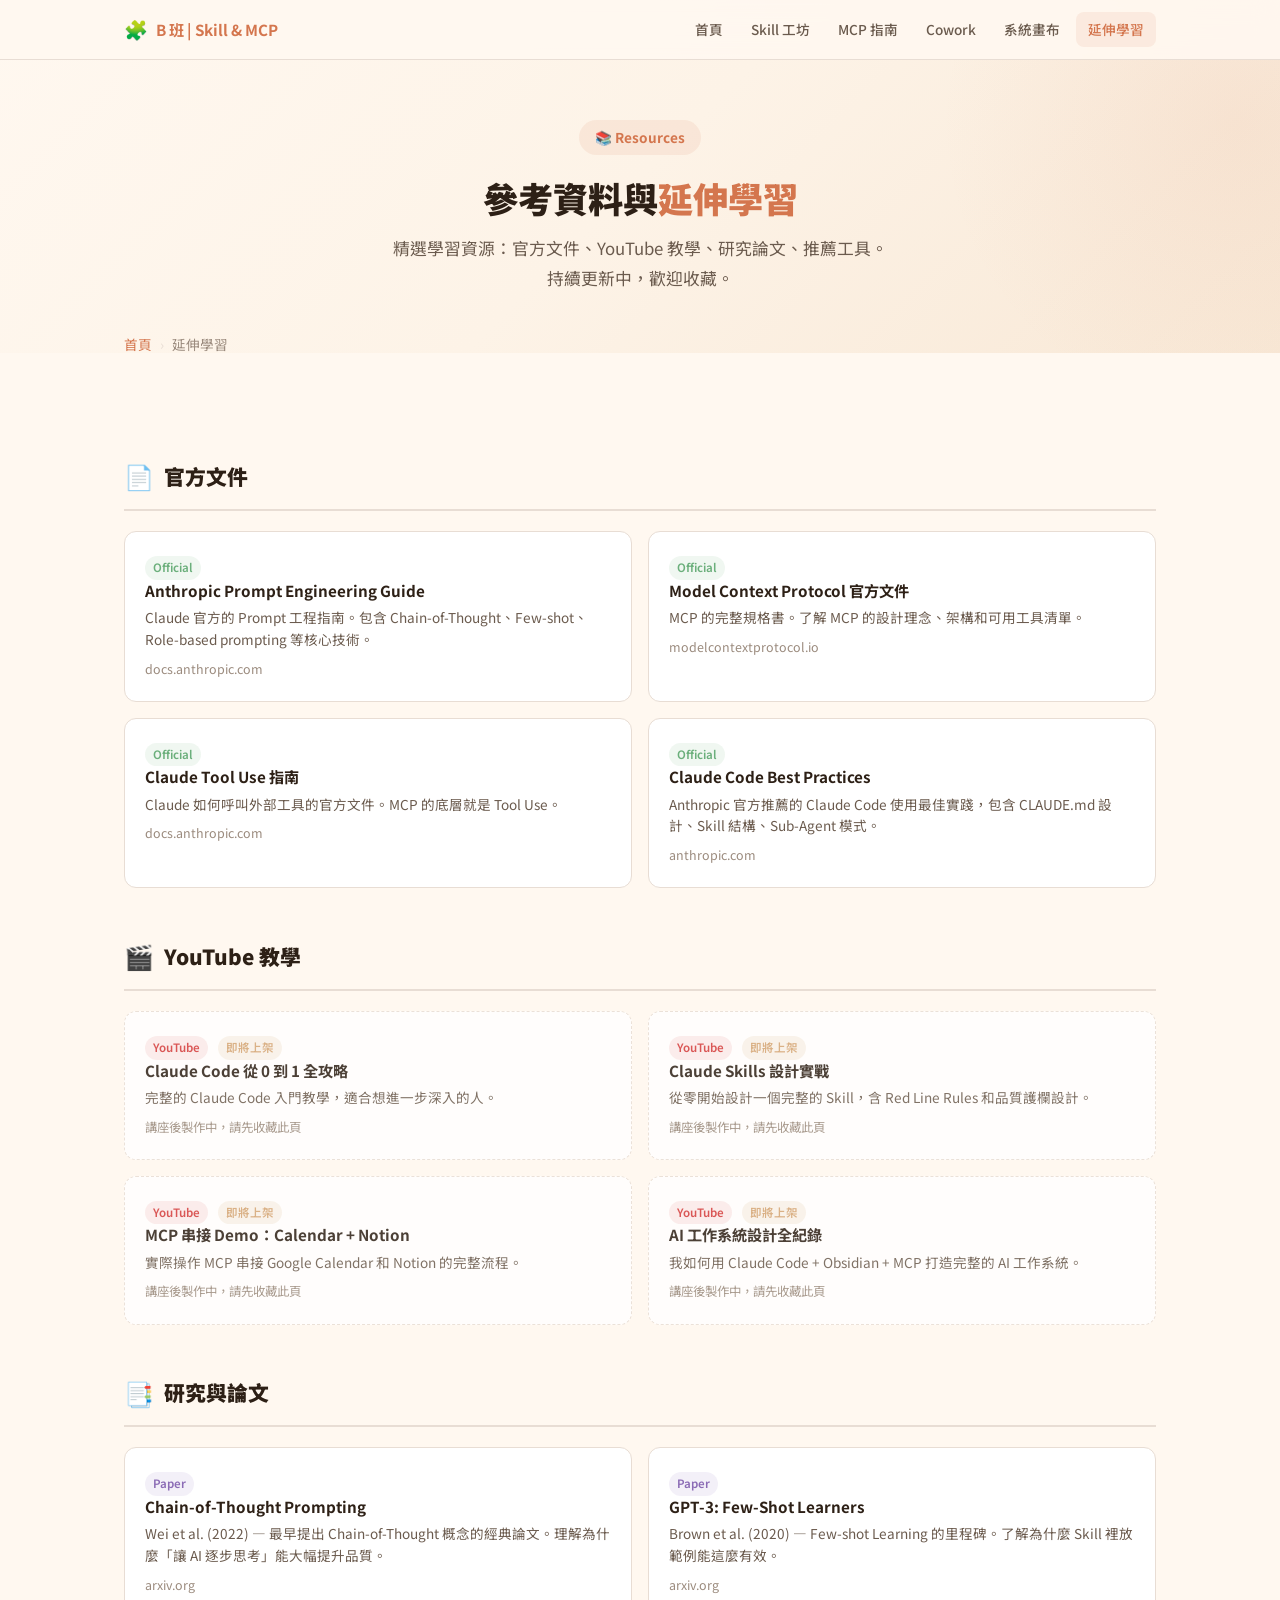
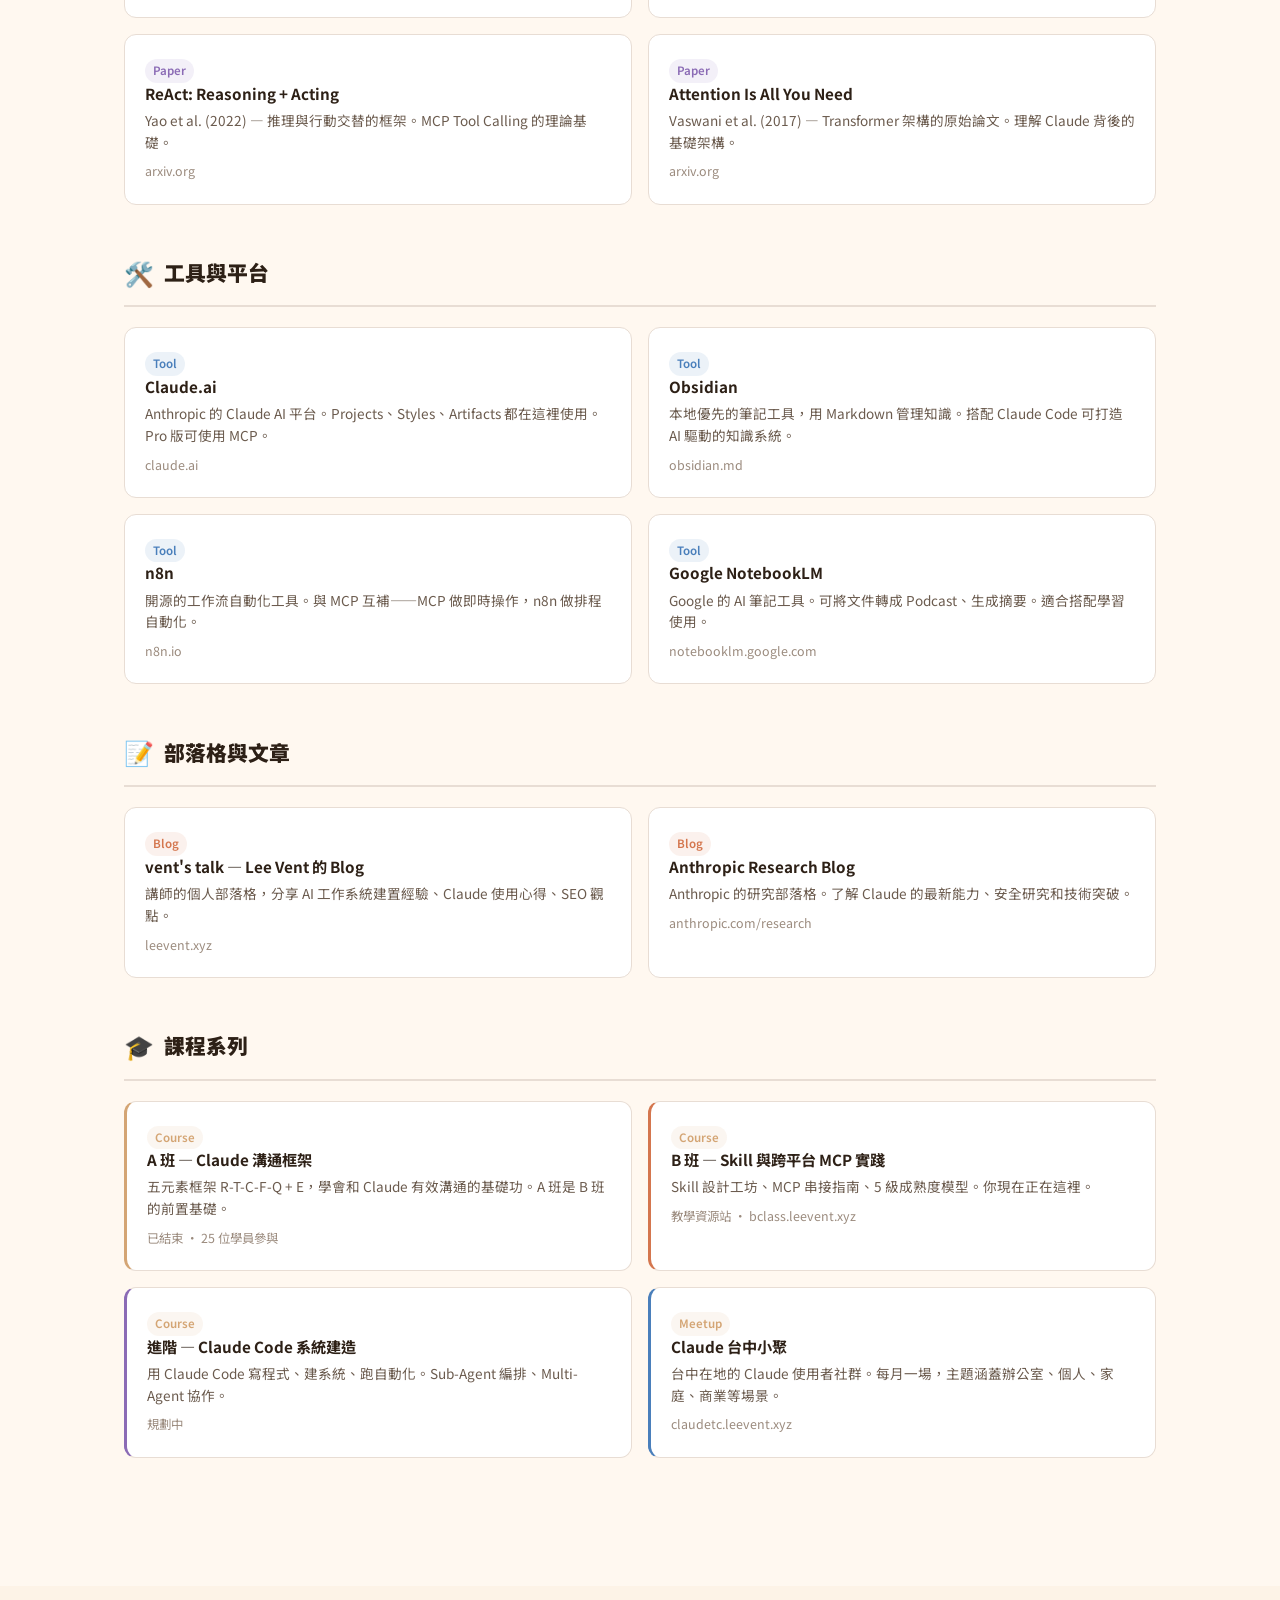
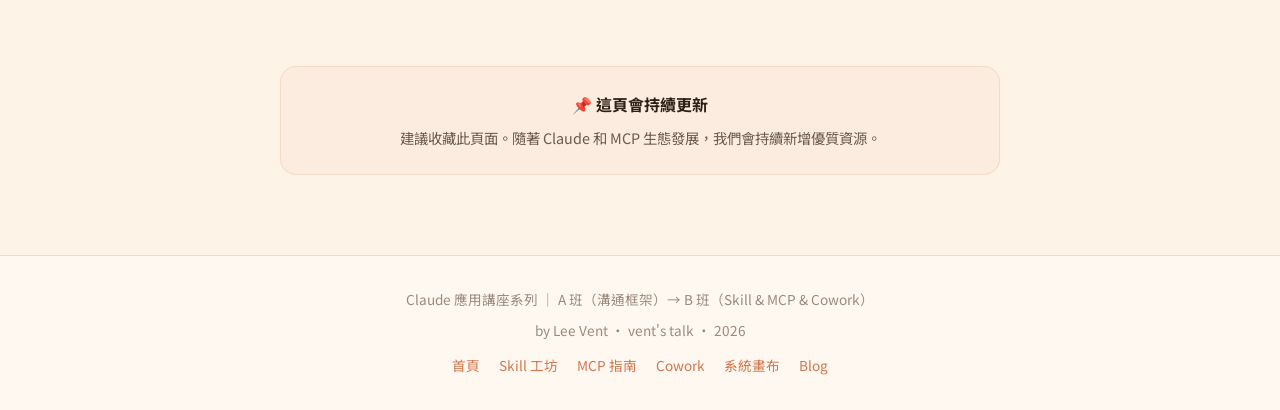
<file: resources/index.html>
<!DOCTYPE html>
<html lang="zh-TW">
<head>
  <meta charset="UTF-8">
  <meta name="viewport" content="width=device-width, initial-scale=1.0">
  <title>參考資料與延伸學習 — B 班教學資源</title>
  <meta name="description" content="Claude Skill、MCP、AI 工作系統設計的延伸學習資源：官方文件、YouTube 教學、研究論文、推薦工具。">
  <meta name="robots" content="index, follow">
  <link rel="canonical" href="https://bclass.leevent.xyz/resources/">

  <meta property="og:type" content="article">
  <meta property="og:title" content="參考資料與延伸學習 — B 班教學資源">
  <meta property="og:description" content="精選 AI 工作系統設計的學習資源：官方文件、YouTube、論文、工具推薦。">
  <meta property="og:url" content="https://bclass.leevent.xyz/resources/">

  <link rel="preconnect" href="https://fonts.googleapis.com">
  <link href="https://fonts.googleapis.com/css2?family=Noto+Sans+TC:wght@300;400;500;700;900&display=swap" rel="stylesheet">
  <link rel="stylesheet" href="/assets/shared.css">
  <style>
    /* ── Resource Cards ── */
    .resource-section { margin-bottom: 48px; }
    .resource-section-title {
      display: flex; align-items: center; gap: 10px;
      font-size: 1.3rem; font-weight: 900; margin-bottom: 20px;
      padding-bottom: 12px; border-bottom: 2px solid var(--border);
    }
    .resource-section-icon { font-size: 1.5rem; }
    .resource-grid { display: grid; grid-template-columns: repeat(2, 1fr); gap: 16px; }
    .resource-card {
      background: var(--bg-card); border-radius: var(--radius-sm); padding: 20px;
      border: 1px solid var(--border); transition: var(--transition);
      text-decoration: none; color: inherit; display: block;
    }
    .resource-card:hover { border-color: var(--accent); box-shadow: 0 4px 16px var(--shadow); transform: translateY(-2px); }
    .resource-card h3 { font-size: 0.95rem; font-weight: 700; margin-bottom: 6px; line-height: 1.4; }
    .resource-card p { font-size: 0.85rem; color: var(--text-sec); line-height: 1.6; }
    .resource-card .source {
      display: inline-flex; align-items: center; gap: 4px;
      font-size: 0.78rem; color: var(--text-muted); margin-top: 8px;
    }
    .resource-card .tag {
      display: inline-block; font-size: 0.72rem; font-weight: 600;
      padding: 2px 8px; border-radius: 999px; margin-right: 6px;
    }
    .tag-official { background: rgba(107,175,123,0.1); color: var(--accent-green); }
    .tag-youtube { background: rgba(212,60,60,0.1); color: #D43C3C; }
    .tag-paper { background: rgba(139,107,181,0.1); color: var(--accent-purple); }
    .tag-tool { background: rgba(74,127,187,0.1); color: var(--accent-blue); }
    .tag-blog { background: rgba(212,118,78,0.1); color: var(--accent); }
    .tag-course { background: rgba(212,165,116,0.1); color: var(--accent-gold); }

    /* ── Bookmark tip ── */
    .bookmark-tip {
      max-width: 720px; margin: 0 auto;
      background: rgba(212,118,78,0.05); border-radius: var(--radius);
      padding: 24px; border: 1px solid rgba(212,118,78,0.15);
      text-align: center;
    }
    .bookmark-tip h3 { font-size: 1rem; font-weight: 700; margin-bottom: 8px; }
    .bookmark-tip p { font-size: 0.9rem; color: var(--text-sec); }

    @media (max-width: 768px) {
      .resource-grid { grid-template-columns: 1fr; }
    }
  </style>
</head>
<body>

  <!-- Navigation -->
  <nav class="nav" id="nav">
    <div class="nav-inner">
      <a href="/" class="nav-brand"><span>🧩</span> B 班 | Skill & MCP</a>
      <button class="nav-mobile-toggle" onclick="document.querySelector('.nav-links').classList.toggle('open')">☰</button>
      <div class="nav-links">
        <a href="/">首頁</a>
        <a href="/skill/">Skill 工坊</a>
        <a href="/mcp/">MCP 指南</a>
        <a href="/cowork/">Cowork</a>
        <a href="/canvas/">系統畫布</a>
        <a href="/resources/" class="active">延伸學習</a>
      </div>
    </div>
  </nav>

  <!-- Page Hero -->
  <section class="page-hero">
    <div class="page-hero-inner">
      <div class="page-hero-badge">📚 Resources</div>
      <h1>參考資料與<span class="highlight">延伸學習</span></h1>
      <p class="subtitle">精選學習資源：官方文件、YouTube 教學、研究論文、推薦工具。<br>持續更新中，歡迎收藏。</p>
    </div>
  </section>

  <div class="breadcrumb">
    <a href="/">首頁</a> <span class="sep">›</span> <span>延伸學習</span>
  </div>

  <section class="section">
    <div class="container">

      <!-- Official Docs -->
      <div class="resource-section fade-in">
        <div class="resource-section-title">
          <span class="resource-section-icon">📄</span>
          官方文件
        </div>
        <div class="resource-grid">
          <a href="https://docs.anthropic.com/en/docs/build-with-claude/prompt-engineering/overview" target="_blank" rel="noopener" class="resource-card">
            <span class="tag tag-official">Official</span>
            <h3>Anthropic Prompt Engineering Guide</h3>
            <p>Claude 官方的 Prompt 工程指南。包含 Chain-of-Thought、Few-shot、Role-based prompting 等核心技術。</p>
            <span class="source">docs.anthropic.com</span>
          </a>
          <a href="https://modelcontextprotocol.io/" target="_blank" rel="noopener" class="resource-card">
            <span class="tag tag-official">Official</span>
            <h3>Model Context Protocol 官方文件</h3>
            <p>MCP 的完整規格書。了解 MCP 的設計理念、架構和可用工具清單。</p>
            <span class="source">modelcontextprotocol.io</span>
          </a>
          <a href="https://docs.anthropic.com/en/docs/build-with-claude/tool-use/overview" target="_blank" rel="noopener" class="resource-card">
            <span class="tag tag-official">Official</span>
            <h3>Claude Tool Use 指南</h3>
            <p>Claude 如何呼叫外部工具的官方文件。MCP 的底層就是 Tool Use。</p>
            <span class="source">docs.anthropic.com</span>
          </a>
          <a href="https://www.anthropic.com/engineering/claude-code-best-practices" target="_blank" rel="noopener" class="resource-card">
            <span class="tag tag-official">Official</span>
            <h3>Claude Code Best Practices</h3>
            <p>Anthropic 官方推薦的 Claude Code 使用最佳實踐，包含 CLAUDE.md 設計、Skill 結構、Sub-Agent 模式。</p>
            <span class="source">anthropic.com</span>
          </a>
        </div>
      </div>

      <!-- YouTube -->
      <div class="resource-section fade-in">
        <div class="resource-section-title">
          <span class="resource-section-icon">🎬</span>
          YouTube 教學
        </div>
        <div class="resource-grid">
          <div class="resource-card" style="border:1.5px dashed var(--border);opacity:0.85;">
            <span class="tag tag-youtube">YouTube</span> <span class="tag" style="background:rgba(212,165,116,.15);color:var(--accent-gold);">即將上架</span>
            <h3>Claude Code 從 0 到 1 全攻略</h3>
            <p>完整的 Claude Code 入門教學，適合想進一步深入的人。</p>
            <span class="source">講座後製作中，請先收藏此頁</span>
          </div>
          <div class="resource-card" style="border:1.5px dashed var(--border);opacity:0.85;">
            <span class="tag tag-youtube">YouTube</span> <span class="tag" style="background:rgba(212,165,116,.15);color:var(--accent-gold);">即將上架</span>
            <h3>Claude Skills 設計實戰</h3>
            <p>從零開始設計一個完整的 Skill，含 Red Line Rules 和品質護欄設計。</p>
            <span class="source">講座後製作中，請先收藏此頁</span>
          </div>
          <div class="resource-card" style="border:1.5px dashed var(--border);opacity:0.85;">
            <span class="tag tag-youtube">YouTube</span> <span class="tag" style="background:rgba(212,165,116,.15);color:var(--accent-gold);">即將上架</span>
            <h3>MCP 串接 Demo：Calendar + Notion</h3>
            <p>實際操作 MCP 串接 Google Calendar 和 Notion 的完整流程。</p>
            <span class="source">講座後製作中，請先收藏此頁</span>
          </div>
          <div class="resource-card" style="border:1.5px dashed var(--border);opacity:0.85;">
            <span class="tag tag-youtube">YouTube</span> <span class="tag" style="background:rgba(212,165,116,.15);color:var(--accent-gold);">即將上架</span>
            <h3>AI 工作系統設計全紀錄</h3>
            <p>我如何用 Claude Code + Obsidian + MCP 打造完整的 AI 工作系統。</p>
            <span class="source">講座後製作中，請先收藏此頁</span>
          </div>
        </div>
      </div>

      <!-- Research & Papers -->
      <div class="resource-section fade-in">
        <div class="resource-section-title">
          <span class="resource-section-icon">📑</span>
          研究與論文
        </div>
        <div class="resource-grid">
          <a href="https://arxiv.org/abs/2201.11903" target="_blank" rel="noopener" class="resource-card">
            <span class="tag tag-paper">Paper</span>
            <h3>Chain-of-Thought Prompting</h3>
            <p>Wei et al. (2022) — 最早提出 Chain-of-Thought 概念的經典論文。理解為什麼「讓 AI 逐步思考」能大幅提升品質。</p>
            <span class="source">arxiv.org</span>
          </a>
          <a href="https://arxiv.org/abs/2005.14165" target="_blank" rel="noopener" class="resource-card">
            <span class="tag tag-paper">Paper</span>
            <h3>GPT-3: Few-Shot Learners</h3>
            <p>Brown et al. (2020) — Few-shot Learning 的里程碑。了解為什麼 Skill 裡放範例能這麼有效。</p>
            <span class="source">arxiv.org</span>
          </a>
          <a href="https://arxiv.org/abs/2210.03629" target="_blank" rel="noopener" class="resource-card">
            <span class="tag tag-paper">Paper</span>
            <h3>ReAct: Reasoning + Acting</h3>
            <p>Yao et al. (2022) — 推理與行動交替的框架。MCP Tool Calling 的理論基礎。</p>
            <span class="source">arxiv.org</span>
          </a>
          <a href="https://arxiv.org/abs/1706.03762" target="_blank" rel="noopener" class="resource-card">
            <span class="tag tag-paper">Paper</span>
            <h3>Attention Is All You Need</h3>
            <p>Vaswani et al. (2017) — Transformer 架構的原始論文。理解 Claude 背後的基礎架構。</p>
            <span class="source">arxiv.org</span>
          </a>
        </div>
      </div>

      <!-- Tools & Platforms -->
      <div class="resource-section fade-in">
        <div class="resource-section-title">
          <span class="resource-section-icon">🛠️</span>
          工具與平台
        </div>
        <div class="resource-grid">
          <a href="https://claude.ai" target="_blank" rel="noopener" class="resource-card">
            <span class="tag tag-tool">Tool</span>
            <h3>Claude.ai</h3>
            <p>Anthropic 的 Claude AI 平台。Projects、Styles、Artifacts 都在這裡使用。Pro 版可使用 MCP。</p>
            <span class="source">claude.ai</span>
          </a>
          <a href="https://obsidian.md" target="_blank" rel="noopener" class="resource-card">
            <span class="tag tag-tool">Tool</span>
            <h3>Obsidian</h3>
            <p>本地優先的筆記工具，用 Markdown 管理知識。搭配 Claude Code 可打造 AI 驅動的知識系統。</p>
            <span class="source">obsidian.md</span>
          </a>
          <a href="https://n8n.io" target="_blank" rel="noopener" class="resource-card">
            <span class="tag tag-tool">Tool</span>
            <h3>n8n</h3>
            <p>開源的工作流自動化工具。與 MCP 互補——MCP 做即時操作，n8n 做排程自動化。</p>
            <span class="source">n8n.io</span>
          </a>
          <a href="https://notebooklm.google.com" target="_blank" rel="noopener" class="resource-card">
            <span class="tag tag-tool">Tool</span>
            <h3>Google NotebookLM</h3>
            <p>Google 的 AI 筆記工具。可將文件轉成 Podcast、生成摘要。適合搭配學習使用。</p>
            <span class="source">notebooklm.google.com</span>
          </a>
        </div>
      </div>

      <!-- Blog & Articles -->
      <div class="resource-section fade-in">
        <div class="resource-section-title">
          <span class="resource-section-icon">📝</span>
          部落格與文章
        </div>
        <div class="resource-grid">
          <a href="https://leevent.xyz" target="_blank" rel="noopener" class="resource-card">
            <span class="tag tag-blog">Blog</span>
            <h3>vent's talk — Lee Vent 的 Blog</h3>
            <p>講師的個人部落格，分享 AI 工作系統建置經驗、Claude 使用心得、SEO 觀點。</p>
            <span class="source">leevent.xyz</span>
          </a>
          <a href="https://www.anthropic.com/research" target="_blank" rel="noopener" class="resource-card">
            <span class="tag tag-blog">Blog</span>
            <h3>Anthropic Research Blog</h3>
            <p>Anthropic 的研究部落格。了解 Claude 的最新能力、安全研究和技術突破。</p>
            <span class="source">anthropic.com/research</span>
          </a>
        </div>
      </div>

      <!-- Course Series -->
      <div class="resource-section fade-in">
        <div class="resource-section-title">
          <span class="resource-section-icon">🎓</span>
          課程系列
        </div>
        <div class="resource-grid">
          <div class="resource-card" style="border-left: 3px solid var(--accent-gold);">
            <span class="tag tag-course">Course</span>
            <h3>A 班 — Claude 溝通框架</h3>
            <p>五元素框架 R-T-C-F-Q + E，學會和 Claude 有效溝通的基礎功。A 班是 B 班的前置基礎。</p>
            <span class="source">已結束 · 25 位學員參與</span>
          </div>
          <div class="resource-card" style="border-left: 3px solid var(--accent);">
            <span class="tag tag-course">Course</span>
            <h3>B 班 — Skill 與跨平台 MCP 實踐</h3>
            <p>Skill 設計工坊、MCP 串接指南、5 級成熟度模型。你現在正在這裡。</p>
            <span class="source">教學資源站 · bclass.leevent.xyz</span>
          </div>
          <div class="resource-card" style="border-left: 3px solid var(--accent-purple);">
            <span class="tag tag-course">Course</span>
            <h3>進階 — Claude Code 系統建造</h3>
            <p>用 Claude Code 寫程式、建系統、跑自動化。Sub-Agent 編排、Multi-Agent 協作。</p>
            <span class="source">規劃中</span>
          </div>
          <a href="https://claudetc.leevent.xyz" target="_blank" rel="noopener" class="resource-card" style="border-left: 3px solid var(--accent-blue);">
            <span class="tag tag-course">Meetup</span>
            <h3>Claude 台中小聚</h3>
            <p>台中在地的 Claude 使用者社群。每月一場，主題涵蓋辦公室、個人、家庭、商業等場景。</p>
            <span class="source">claudetc.leevent.xyz</span>
          </a>
        </div>
      </div>

    </div>
  </section>

  <!-- Bookmark Tip -->
  <section class="section section-alt">
    <div class="container">
      <div class="bookmark-tip fade-in">
        <h3>📌 這頁會持續更新</h3>
        <p>建議收藏此頁面。隨著 Claude 和 MCP 生態發展，我們會持續新增優質資源。</p>
      </div>
    </div>
  </section>

  <!-- Footer -->
  <footer class="footer">
    <div class="container">
      <p>Claude 應用講座系列 ｜ A 班（溝通框架）→ B 班（Skill & MCP & Cowork）</p>
      <p style="margin-top: 8px;">by Lee Vent · vent's talk · 2026</p>
      <div class="footer-links">
        <a href="/">首頁</a>
        <a href="/skill/">Skill 工坊</a>
        <a href="/mcp/">MCP 指南</a>
        <a href="/cowork/">Cowork</a>
        <a href="/canvas/">系統畫布</a>
        <a href="https://leevent.xyz">Blog</a>
      </div>
    </div>
  </footer>

  <script>
    window.addEventListener('scroll', () => {
      document.getElementById('nav').classList.toggle('scrolled', window.scrollY > 20);
    });
    const observer = new IntersectionObserver((entries) => {
      entries.forEach(e => { if (e.isIntersecting) e.target.classList.add('visible'); });
    }, { threshold: 0.1 });
    document.querySelectorAll('.fade-in').forEach(el => observer.observe(el));
  </script>
</body>
</html>
</file>
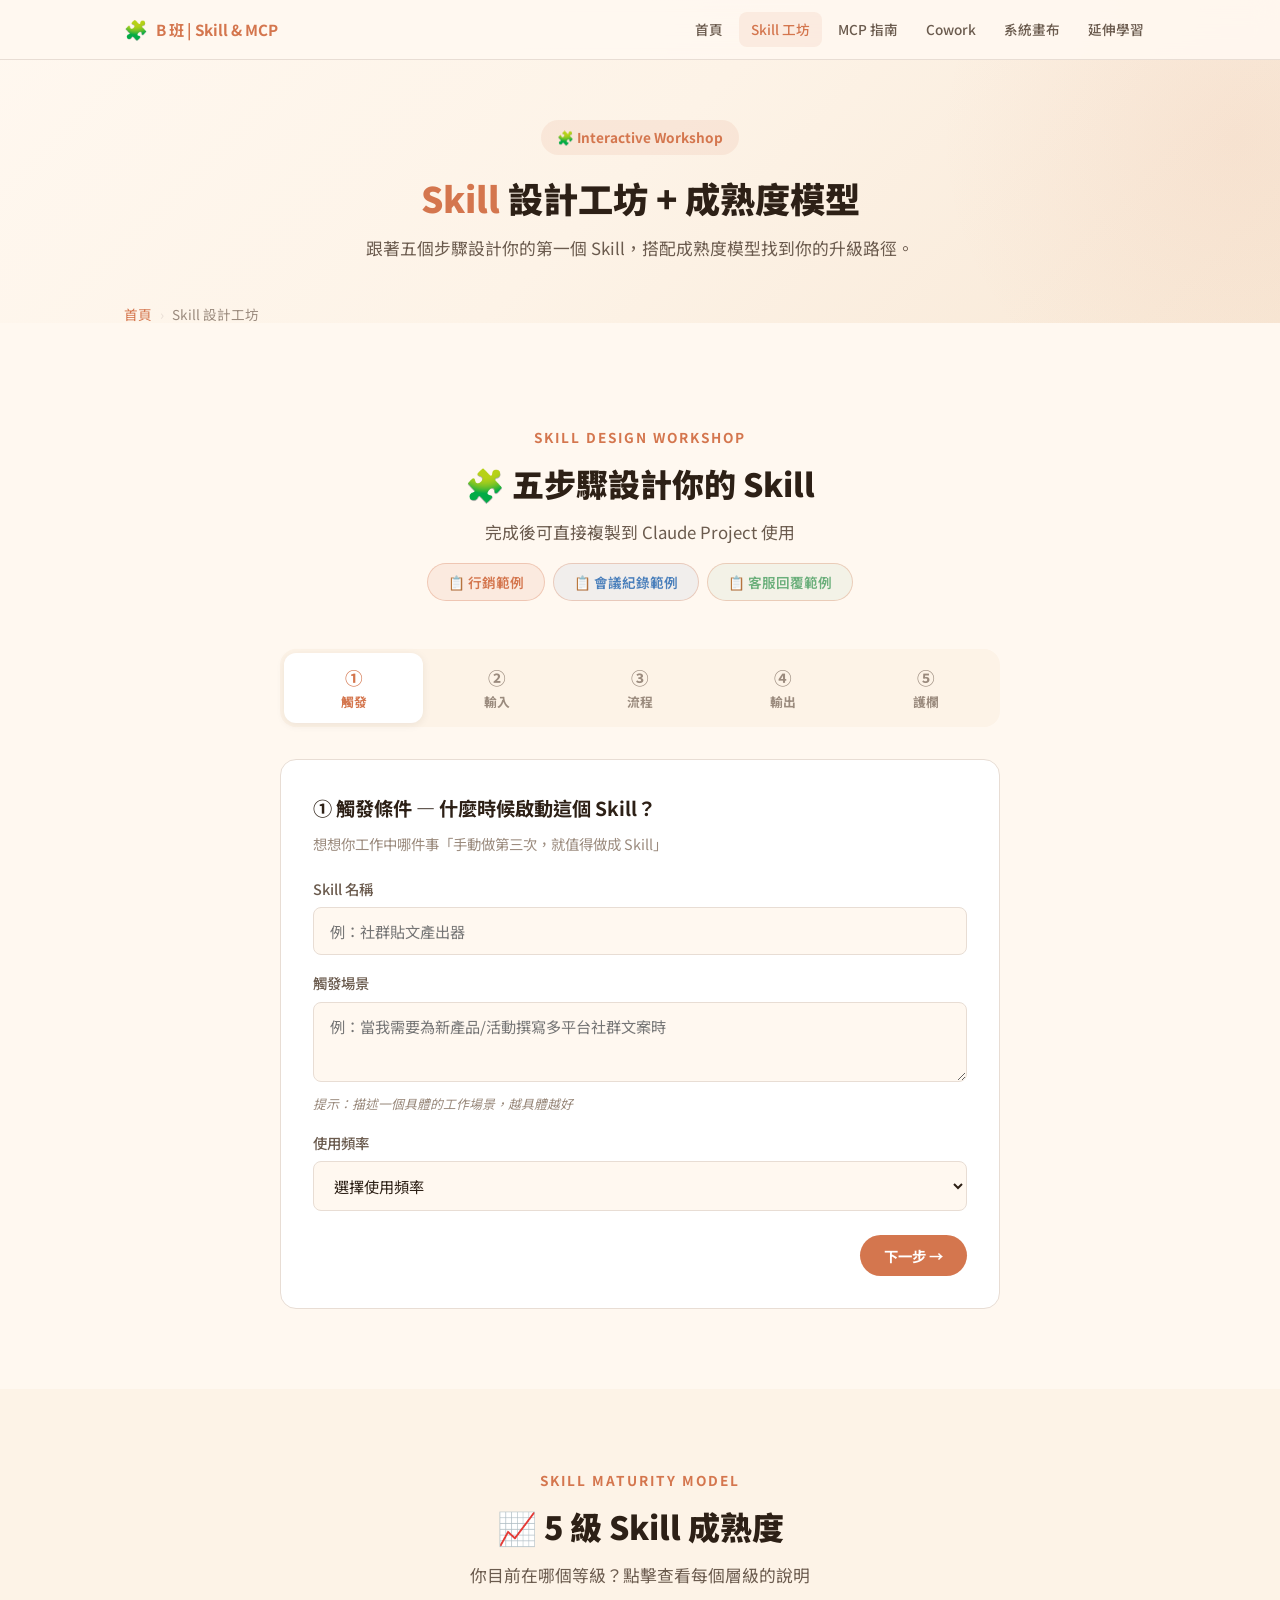
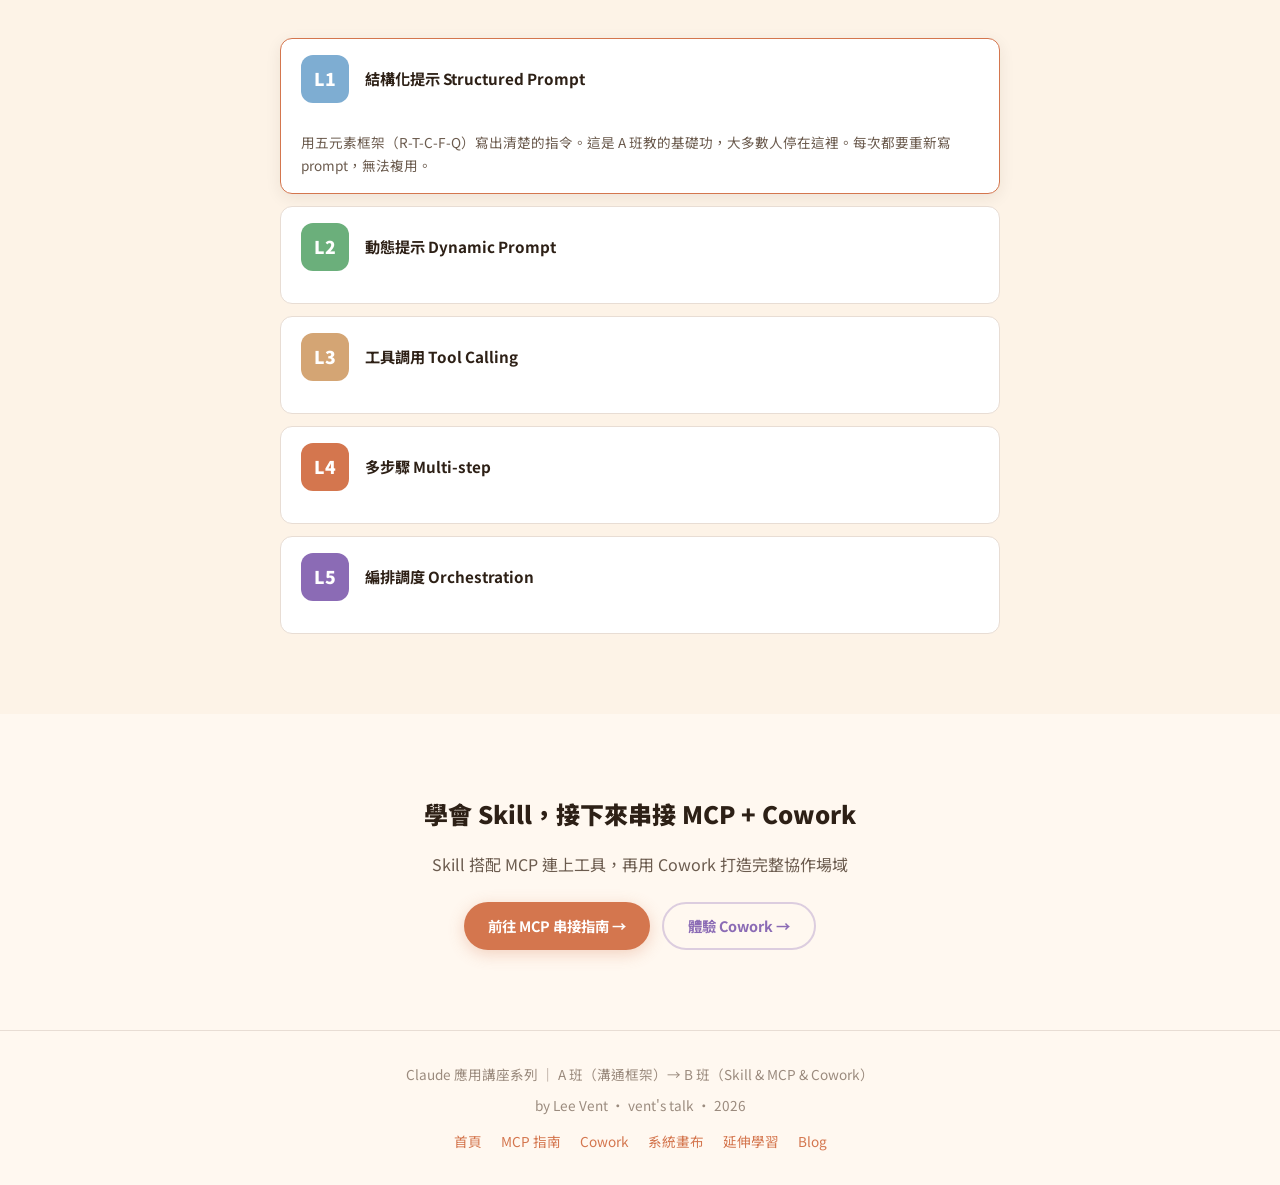
<file: skill/index.html>
<!DOCTYPE html>
<html lang="zh-TW">
<head>
  <meta charset="UTF-8">
  <meta name="viewport" content="width=device-width, initial-scale=1.0">
  <title>Skill 設計工坊 + 成熟度模型 — B 班教學資源</title>
  <meta name="description" content="互動式 Skill 設計工坊：五步驟設計你的 AI 工作 SOP，搭配 5 級成熟度模型自我定位。含行銷範例一鍵載入。">
  <meta name="robots" content="index, follow">
  <link rel="canonical" href="https://bclass.leevent.xyz/skill/">

  <meta property="og:type" content="article">
  <meta property="og:title" content="Skill 設計工坊 + 5 級成熟度模型">
  <meta property="og:description" content="跟著五個步驟設計你的第一個 Claude Skill，搭配成熟度模型升級路徑。">
  <meta property="og:url" content="https://bclass.leevent.xyz/skill/">

  <link rel="preconnect" href="https://fonts.googleapis.com">
  <link href="https://fonts.googleapis.com/css2?family=Noto+Sans+TC:wght@300;400;500;700;900&display=swap" rel="stylesheet">
  <link rel="stylesheet" href="/assets/shared.css">
  <style>
    /* ── Workshop ── */
    .workshop { max-width: 720px; margin: 0 auto; }
    .workshop-steps {
      display: flex; gap: 4px; margin-bottom: 32px;
      background: var(--bg-alt); border-radius: var(--radius); padding: 4px;
    }
    .workshop-step-tab {
      flex: 1; padding: 12px 8px; text-align: center; border-radius: var(--radius-sm);
      font-size: 0.8rem; font-weight: 700; color: var(--text-muted);
      cursor: pointer; transition: var(--transition); border: none; background: none;
      font-family: inherit;
    }
    .workshop-step-tab.active {
      background: var(--bg-card); color: var(--accent);
      box-shadow: 0 2px 8px var(--shadow);
    }
    .workshop-step-tab .step-num { display: block; font-size: 1.1rem; margin-bottom: 2px; }
    .workshop-panel {
      background: var(--bg-card); border-radius: var(--radius); padding: 32px;
      border: 1px solid var(--border); display: none; animation: fadeUp 0.3s ease;
    }
    .workshop-panel.active { display: block; }
    .workshop-panel h3 { font-size: 1.2rem; font-weight: 700; margin-bottom: 8px; }
    .workshop-panel .hint { font-size: 0.9rem; color: var(--text-muted); margin-bottom: 20px; }
    .workshop-panel label {
      display: block; font-size: 0.9rem; font-weight: 500; margin-bottom: 6px; color: var(--text-sec);
    }
    .workshop-panel textarea, .workshop-panel input[type="text"], .workshop-panel select {
      width: 100%; padding: 12px 16px; border: 1.5px solid var(--border); border-radius: var(--radius-xs);
      font-family: inherit; font-size: 0.95rem; color: var(--text);
      background: var(--bg); transition: var(--transition); resize: vertical;
    }
    .workshop-panel textarea:focus, .workshop-panel input:focus, .workshop-panel select:focus {
      outline: none; border-color: var(--accent); box-shadow: 0 0 0 3px rgba(212,118,78,0.1);
    }
    .workshop-panel textarea { min-height: 80px; }
    .field-group { margin-bottom: 16px; }
    .field-example { font-size: 0.8rem; color: var(--text-muted); margin-top: 4px; font-style: italic; }
    .workshop-nav { display: flex; justify-content: space-between; margin-top: 24px; }
    .btn-step {
      padding: 10px 24px; border-radius: 999px; font-family: inherit; font-weight: 700;
      font-size: 0.9rem; cursor: pointer; transition: var(--transition); border: none;
    }
    .btn-step-next { background: var(--accent); color: #fff; }
    .btn-step-next:hover { background: #C06A45; }
    .btn-step-prev { background: var(--bg-alt); color: var(--text-sec); }
    .btn-step-prev:hover { background: var(--border); }

    /* Skill Preview */
    .skill-preview {
      background: var(--bg-dark); color: var(--text-on-dark);
      border-radius: var(--radius); padding: 24px; margin-top: 20px;
      font-family: 'Courier New', monospace; font-size: 0.85rem;
      line-height: 1.8; white-space: pre-wrap; position: relative;
    }
    .skill-preview .copy-btn {
      position: absolute; top: 12px; right: 12px;
      background: rgba(255,255,255,0.1); color: var(--text-on-dark);
      border: none; border-radius: 8px; padding: 6px 14px;
      font-size: 0.8rem; cursor: pointer; font-family: 'Noto Sans TC', sans-serif;
      transition: var(--transition);
    }
    .skill-preview .copy-btn:hover { background: rgba(255,255,255,0.2); }

    /* ── Maturity Model ── */
    .maturity { max-width: 720px; margin: 0 auto; }
    .maturity-levels { display: flex; flex-direction: column; gap: 12px; }
    .maturity-level {
      display: grid; grid-template-columns: 48px 1fr; gap: 16px; align-items: center;
      background: var(--bg-card); border-radius: var(--radius-sm); padding: 16px 20px;
      border: 1px solid var(--border); cursor: pointer; transition: var(--transition);
    }
    .maturity-level:hover { border-color: var(--accent-gold); }
    .maturity-level.active { border-color: var(--accent); box-shadow: 0 4px 16px var(--shadow); }
    .maturity-badge {
      width: 48px; height: 48px; border-radius: 12px; display: flex;
      align-items: center; justify-content: center; font-weight: 900;
      font-size: 1.1rem; color: #fff;
    }
    .maturity-level:nth-child(1) .maturity-badge { background: #7EADD2; }
    .maturity-level:nth-child(2) .maturity-badge { background: #6BAF7B; }
    .maturity-level:nth-child(3) .maturity-badge { background: var(--accent-gold); }
    .maturity-level:nth-child(4) .maturity-badge { background: var(--accent); }
    .maturity-level:nth-child(5) .maturity-badge { background: var(--accent-purple); }
    .maturity-title { font-weight: 700; font-size: 0.95rem; }
    .maturity-desc {
      font-size: 0.85rem; color: var(--text-sec);
      max-height: 0; overflow: hidden; transition: max-height 0.3s ease;
      grid-column: 1 / -1;
    }
    .maturity-level.active .maturity-desc { max-height: 200px; padding-top: 12px; }

    .example-btn {
      background: rgba(212,118,78,0.1); color: var(--accent);
      border: 1px solid rgba(212,118,78,0.3); padding: 8px 20px;
      border-radius: 999px; font-size: 0.85rem; font-weight: 600;
      cursor: pointer; font-family: inherit; transition: var(--transition);
    }
    .example-btn:hover { background: rgba(212,118,78,0.2); }

    @media (max-width: 768px) {
      .workshop-steps { overflow-x: auto; }
      .workshop-step-tab { min-width: 70px; }
    }
  </style>
</head>
<body>

  <!-- Navigation -->
  <nav class="nav" id="nav">
    <div class="nav-inner">
      <a href="/" class="nav-brand"><span>🧩</span> B 班 | Skill & MCP</a>
      <button class="nav-mobile-toggle" onclick="document.querySelector('.nav-links').classList.toggle('open')">☰</button>
      <div class="nav-links">
        <a href="/">首頁</a>
        <a href="/skill/" class="active">Skill 工坊</a>
        <a href="/mcp/">MCP 指南</a>
        <a href="/cowork/">Cowork</a>
        <a href="/canvas/">系統畫布</a>
        <a href="/resources/">延伸學習</a>
      </div>
    </div>
  </nav>

  <!-- Page Hero -->
  <section class="page-hero">
    <div class="page-hero-inner">
      <div class="page-hero-badge">🧩 Interactive Workshop</div>
      <h1><span class="highlight">Skill</span> 設計工坊 + 成熟度模型</h1>
      <p class="subtitle">跟著五個步驟設計你的第一個 Skill，搭配成熟度模型找到你的升級路徑。</p>
    </div>
  </section>

  <div class="breadcrumb">
    <a href="/">首頁</a> <span class="sep">›</span> <span>Skill 設計工坊</span>
  </div>

  <!-- Skill Workshop -->
  <section class="section" id="workshop">
    <div class="container">
      <div class="section-header fade-in">
        <div class="overline">Skill Design Workshop</div>
        <h2>🧩 五步驟設計你的 Skill</h2>
        <p>完成後可直接複製到 Claude Project 使用</p>
        <div style="text-align: center; margin-top: 16px; display:flex; gap:8px; justify-content:center; flex-wrap:wrap;">
          <button class="example-btn" onclick="loadMarketingExample()">📋 行銷範例</button>
          <button class="example-btn" onclick="loadMeetingExample()" style="background:rgba(74,127,187,.08);color:var(--accent-blue)">📋 會議紀錄範例</button>
          <button class="example-btn" onclick="loadClientExample()" style="background:rgba(107,175,123,.08);color:var(--accent-green)">📋 客服回覆範例</button>
        </div>
      </div>
      <div class="workshop fade-in">
        <div class="workshop-steps">
          <button class="workshop-step-tab active" onclick="switchStep(0)">
            <span class="step-num">①</span>觸發
          </button>
          <button class="workshop-step-tab" onclick="switchStep(1)">
            <span class="step-num">②</span>輸入
          </button>
          <button class="workshop-step-tab" onclick="switchStep(2)">
            <span class="step-num">③</span>流程
          </button>
          <button class="workshop-step-tab" onclick="switchStep(3)">
            <span class="step-num">④</span>輸出
          </button>
          <button class="workshop-step-tab" onclick="switchStep(4)">
            <span class="step-num">⑤</span>護欄
          </button>
        </div>

        <!-- Step 1: Trigger -->
        <div class="workshop-panel active" id="step-0">
          <h3>① 觸發條件 — 什麼時候啟動這個 Skill？</h3>
          <p class="hint">想想你工作中哪件事「手動做第三次，就值得做成 Skill」</p>
          <div class="field-group">
            <label>Skill 名稱</label>
            <input type="text" id="skill-name" placeholder="例：社群貼文產出器">
          </div>
          <div class="field-group">
            <label>觸發場景</label>
            <textarea id="skill-trigger" placeholder="例：當我需要為新產品/活動撰寫多平台社群文案時"></textarea>
            <div class="field-example">提示：描述一個具體的工作場景，越具體越好</div>
          </div>
          <div class="field-group">
            <label>使用頻率</label>
            <select id="skill-freq">
              <option value="">選擇使用頻率</option>
              <option value="daily">每天</option>
              <option value="weekly">每週 2-3 次</option>
              <option value="biweekly">每兩週一次</option>
              <option value="monthly">每月一次</option>
            </select>
          </div>
          <div class="workshop-nav">
            <div></div>
            <button class="btn-step btn-step-next" onclick="switchStep(1)">下一步 →</button>
          </div>
        </div>

        <!-- Step 2: Input -->
        <div class="workshop-panel" id="step-1">
          <h3>② 輸入規格 — Skill 需要你提供什麼？</h3>
          <p class="hint">列出 Skill 啟動時需要的資料，越明確越不容易出錯</p>
          <div class="field-group">
            <label>必要輸入（每行一項）</label>
            <textarea id="skill-input-required" placeholder="例：&#10;- 產品/活動名稱&#10;- 目標受眾描述&#10;- 核心賣點（3 個以內）"></textarea>
          </div>
          <div class="field-group">
            <label>選填輸入（有的話更好）</label>
            <textarea id="skill-input-optional" placeholder="例：&#10;- 品牌語氣參考文件&#10;- 過去的爆款貼文範例&#10;- 競品文案截圖"></textarea>
          </div>
          <div class="workshop-nav">
            <button class="btn-step btn-step-prev" onclick="switchStep(0)">← 上一步</button>
            <button class="btn-step btn-step-next" onclick="switchStep(2)">下一步 →</button>
          </div>
        </div>

        <!-- Step 3: Process -->
        <div class="workshop-panel" id="step-2">
          <h3>③ 執行流程 — Step by step 怎麼做？</h3>
          <p class="hint">把你腦中的工作流程寫下來，Claude 會照著這個順序執行</p>
          <div class="field-group">
            <label>執行步驟（每行一個步驟）</label>
            <textarea id="skill-process" rows="6" placeholder="例：&#10;Step 1：分析目標受眾的痛點與需求&#10;Step 2：提煉 3 個核心訊息角度&#10;Step 3：撰寫 Threads 版本（300 字內，含 CTA）&#10;Step 4：改寫為 Facebook 版本（加入連結和 Hashtag）&#10;Step 5：產出 Instagram 圖文版本（重點條列）"></textarea>
          </div>
          <div class="field-group">
            <label>角色設定（Claude 要扮演什麼角色？）</label>
            <input type="text" id="skill-role" placeholder="例：資深社群行銷經理，擅長中文口語化文案">
          </div>
          <div class="workshop-nav">
            <button class="btn-step btn-step-prev" onclick="switchStep(1)">← 上一步</button>
            <button class="btn-step btn-step-next" onclick="switchStep(3)">下一步 →</button>
          </div>
        </div>

        <!-- Step 4: Output -->
        <div class="workshop-panel" id="step-3">
          <h3>④ 輸出格式 — 最終交付什麼？</h3>
          <p class="hint">明確定義產出的格式和結構，避免每次結果長得不一樣</p>
          <div class="field-group">
            <label>輸出格式描述</label>
            <textarea id="skill-output" placeholder="例：&#10;## [平台名稱] 版本&#10;&#10;[文案內容]&#10;&#10;---&#10;每個版本獨立分段，包含：&#10;- 主文案&#10;- CTA（行動呼籲）&#10;- 建議發布時間&#10;- Hashtag（3-5 個）"></textarea>
          </div>
          <div class="field-group">
            <label>範例（給 Claude 看的「我滿意的產出長這樣」）</label>
            <textarea id="skill-example" placeholder="貼上一個你滿意的過去作品，Claude 會學習這個風格和格式"></textarea>
            <div class="field-example">官方建議：給 3-5 個範例效果最好。這裡先放 1 個核心範例。</div>
          </div>
          <div class="workshop-nav">
            <button class="btn-step btn-step-prev" onclick="switchStep(2)">← 上一步</button>
            <button class="btn-step btn-step-next" onclick="switchStep(4)">下一步 →</button>
          </div>
        </div>

        <!-- Step 5: Quality -->
        <div class="workshop-panel" id="step-4">
          <h3>⑤ 品質護欄 — 怎麼確保產出品質？</h3>
          <p class="hint">Red Line Rules（紅線規則）：告訴 Claude「不做什麼」比「做什麼」更重要</p>
          <div class="field-group">
            <label>品質標準（必須達到的條件）</label>
            <textarea id="skill-quality" placeholder="例：&#10;- 每篇文案必須包含至少一個 CTA&#10;- 語氣親切口語化，不要文言文或公文體&#10;- 字數控制在平台建議範圍內"></textarea>
          </div>
          <div class="field-group">
            <label>紅線規則（絕對不能做的事）</label>
            <textarea id="skill-redline" placeholder="例：&#10;❌ 不要使用「親愛的」「您好」等制式開頭&#10;❌ 不要一次講超過 3 個賣點&#10;❌ 不要使用競品的品牌名稱&#10;❌ 不要出現未經驗證的數據"></textarea>
          </div>
          <div class="workshop-nav">
            <button class="btn-step btn-step-prev" onclick="switchStep(3)">← 上一步</button>
            <button class="btn-step btn-step-next" onclick="generateSkill()" style="background: var(--accent-green);">✨ 產出 Skill</button>
          </div>
          <div id="skill-result"></div>
        </div>
      </div>
    </div>
  </section>

  <!-- Skill Maturity Model -->
  <section class="section section-alt" id="maturity">
    <div class="container">
      <div class="section-header fade-in">
        <div class="overline">Skill Maturity Model</div>
        <h2>📈 5 級 Skill 成熟度</h2>
        <p>你目前在哪個等級？點擊查看每個層級的說明</p>
      </div>
      <div class="maturity fade-in">
        <div class="maturity-levels">
          <div class="maturity-level active" onclick="toggleMaturity(this)">
            <div class="maturity-badge">L1</div>
            <div class="maturity-title">結構化提示 Structured Prompt</div>
            <div class="maturity-desc">用五元素框架（R-T-C-F-Q）寫出清楚的指令。這是 A 班教的基礎功，大多數人停在這裡。每次都要重新寫 prompt，無法複用。</div>
          </div>
          <div class="maturity-level" onclick="toggleMaturity(this)">
            <div class="maturity-badge">L2</div>
            <div class="maturity-title">動態提示 Dynamic Prompt</div>
            <div class="maturity-desc">加入變數和條件判斷，同一個 Skill 能適應不同情境。例如：根據「產品類型」自動切換不同的文案風格和平台格式。</div>
          </div>
          <div class="maturity-level" onclick="toggleMaturity(this)">
            <div class="maturity-badge">L3</div>
            <div class="maturity-title">工具調用 Tool Calling</div>
            <div class="maturity-desc">Skill 能透過 MCP 呼叫外部工具：讀你的 Calendar、查 Notion、操作 Sheets。從「純文字產出」進化到「連接真實世界」。</div>
          </div>
          <div class="maturity-level" onclick="toggleMaturity(this)">
            <div class="maturity-badge">L4</div>
            <div class="maturity-title">多步驟 Multi-step</div>
            <div class="maturity-desc">Skill 自動串起多個步驟：先蒐集資料 → 分析趨勢 → 撰寫報告 → 推送到指定位置。每一步的輸出成為下一步的輸入。</div>
          </div>
          <div class="maturity-level" onclick="toggleMaturity(this)">
            <div class="maturity-badge">L5</div>
            <div class="maturity-title">編排調度 Orchestration</div>
            <div class="maturity-desc">多個 Skill 自動協作，像派出好幾個 AI 助理同時分頭做事：一個做競品分析、一個寫文案、一個做 SEO 優化。一個指令搞定全部。這是進階玩法。</div>
          </div>
        </div>
      </div>
    </div>
  </section>

  <!-- CTA -->
  <section class="section">
    <div class="container" style="text-align: center;">
      <h2 style="font-size: 1.5rem; font-weight: 900; margin-bottom: 16px;">學會 Skill，接下來串接 MCP + Cowork</h2>
      <p style="color: var(--text-sec); margin-bottom: 24px;">Skill 搭配 MCP 連上工具，再用 Cowork 打造完整協作場域</p>
      <div style="display:flex;gap:12px;justify-content:center;flex-wrap:wrap">
        <a href="/mcp/" class="btn btn-primary btn-sm">前往 MCP 串接指南 →</a>
        <a href="/cowork/" class="btn btn-secondary btn-sm" style="border-color:rgba(139,107,181,.3);color:var(--accent-purple)">體驗 Cowork →</a>
      </div>
    </div>
  </section>

  <!-- Footer -->
  <footer class="footer">
    <div class="container">
      <p>Claude 應用講座系列 ｜ A 班（溝通框架）→ B 班（Skill & MCP & Cowork）</p>
      <p style="margin-top: 8px;">by Lee Vent · vent's talk · 2026</p>
      <div class="footer-links">
        <a href="/">首頁</a>
        <a href="/mcp/">MCP 指南</a>
        <a href="/cowork/">Cowork</a>
        <a href="/canvas/">系統畫布</a>
        <a href="/resources/">延伸學習</a>
        <a href="https://leevent.xyz">Blog</a>
      </div>
    </div>
  </footer>

  <script>
    // ── Nav scroll ──
    window.addEventListener('scroll', () => {
      document.getElementById('nav').classList.toggle('scrolled', window.scrollY > 20);
    });

    // ── Fade-in ──
    const observer = new IntersectionObserver((entries) => {
      entries.forEach(e => { if (e.isIntersecting) e.target.classList.add('visible'); });
    }, { threshold: 0.1 });
    document.querySelectorAll('.fade-in').forEach(el => observer.observe(el));

    // ── Workshop Steps ──
    function switchStep(n) {
      document.querySelectorAll('.workshop-panel').forEach(p => p.classList.remove('active'));
      document.querySelectorAll('.workshop-step-tab').forEach(t => t.classList.remove('active'));
      document.getElementById('step-' + n).classList.add('active');
      document.querySelectorAll('.workshop-step-tab')[n].classList.add('active');
    }

    // ── Maturity toggle ──
    function toggleMaturity(el) {
      document.querySelectorAll('.maturity-level').forEach(l => l.classList.remove('active'));
      el.classList.add('active');
    }

    // ── Generate Skill ──
    function generateSkill() {
      const name = document.getElementById('skill-name').value || '未命名 Skill';
      const trigger = document.getElementById('skill-trigger').value || '（未填寫）';
      const freq = document.getElementById('skill-freq').value || '按需';
      const inputReq = document.getElementById('skill-input-required').value || '（未填寫）';
      const inputOpt = document.getElementById('skill-input-optional').value || '（無）';
      const process = document.getElementById('skill-process').value || '（未填寫）';
      const role = document.getElementById('skill-role').value || '專業助理';
      const output = document.getElementById('skill-output').value || '（未填寫）';
      const example = document.getElementById('skill-example').value;
      const quality = document.getElementById('skill-quality').value || '（未填寫）';
      const redline = document.getElementById('skill-redline').value || '（未填寫）';

      const freqMap = { daily: '每天', weekly: '每週 2-3 次', biweekly: '每兩週一次', monthly: '每月一次' };

      let skillText = `# ${name}\n\n`;
      skillText += `## 觸發條件\n${trigger}\n使用頻率：${freqMap[freq] || freq}\n\n`;
      skillText += `## 角色設定\n你是一位${role}。\n\n`;
      skillText += `## 必要輸入\n${inputReq}\n\n`;
      skillText += `## 選填輸入\n${inputOpt}\n\n`;
      skillText += `## 執行流程\n${process}\n\n`;
      skillText += `## 輸出格式\n${output}\n\n`;
      if (example) skillText += `## 範例\n${example}\n\n`;
      skillText += `## 品質標準\n${quality}\n\n`;
      skillText += `## 紅線規則\n${redline}`;

      document.getElementById('skill-result').innerHTML =
        `<div class="skill-preview"><button class="copy-btn" onclick="copySkill(this)">📋 複製</button>${escapeHtml(skillText)}</div>` +
        `<div style="margin-top: 16px; padding: 16px; background: rgba(107,175,123,0.08); border-radius: var(--radius-xs); border-left: 3px solid var(--accent-green);">
          <div style="font-weight: 700; margin-bottom: 8px; font-size: 0.95rem;">✅ 你的 Skill 已產出！下一步：</div>
          <div style="font-size: 0.88rem; color: var(--text-sec); line-height: 1.7;">
            1. 複製上方文字，貼到 Claude 的對應位置（見下方說明）<br>
            2. 在對話中輸入觸發條件，測試 Skill 是否如預期運作<br>
            3. 根據產出品質調整紅線規則和輸出格式<br>
            4. 參考下方 <a href="#maturity" style="color: var(--accent);">5 級成熟度模型</a>，逐步升級你的 Skill
          </div>
          <div style="margin-top:12px;padding:12px;background:rgba(74,127,187,.06);border-radius:var(--radius-xs);border-left:3px solid var(--accent-blue);font-size:.84rem;line-height:1.7;color:var(--text-sec)">
            <div style="font-weight:700;color:var(--text);margin-bottom:4px">📌 Skill 要貼在哪裡？</div>
            <div><span style="font-weight:600">Claude.ai 網頁版</span> → 左側 Projects → 選一個 Project → Project Instructions 區塊，貼上即可</div>
            <div><span style="font-weight:600">Claude Desktop 桌面版</span> → 同上，Projects → Custom Instructions</div>
            <div><span style="font-weight:600">Claude Code（進階）</span> → 存為 <code style="background:var(--bg-alt);padding:1px 5px;border-radius:3px">.claude/commands/skill-name.md</code> 檔案，用 <code style="background:var(--bg-alt);padding:1px 5px;border-radius:3px">/skill-name</code> 觸發</div>
          </div>
        </div>`;
    }

    function escapeHtml(text) {
      const div = document.createElement('div');
      div.textContent = text;
      return div.innerHTML;
    }

    function copySkill(btn) {
      const text = btn.parentElement.textContent.replace('📋 複製', '').trim();
      navigator.clipboard.writeText(text).then(() => {
        btn.textContent = '✅ 已複製！';
        setTimeout(() => btn.textContent = '📋 複製', 2000);
      });
    }

    // ── Load Meeting Notes Example ──
    function loadMeetingExample() {
      document.getElementById('skill-name').value = '會議紀錄整理師';
      document.getElementById('skill-trigger').value = '當我貼上會議逐字稿或會議筆記，請幫我整理成結構化紀錄';
      document.getElementById('skill-input-required').value = '- 會議逐字稿或筆記原文';
      document.getElementById('skill-input-optional').value = '- 會議主題\n- 與會者名單\n- 前次會議的待辦追蹤';
      document.getElementById('skill-process').value = 'Step 1：識別會議主題和與會者\nStep 2：摘要核心討論要點（3-5 條）\nStep 3：列出所有決議事項\nStep 4：列出所有待辦事項（含負責人和截止日）\nStep 5：標出需要追蹤的風險或未決議題';
      document.getElementById('skill-role').value = '資深專案經理，擅長從冗長討論中提煉重點和行動項目';
      document.getElementById('skill-output').value = '## 會議摘要\n[1-2 句核心結論]\n\n## 討論要點\n- 要點 1\n- 要點 2\n\n## 決議事項\n| 項目 | 決議 |\n\n## 待辦追蹤\n| 待辦 | 負責人 | 截止日 |\n\n## 風險與未決事項';
      document.getElementById('skill-example').value = '';
      document.getElementById('skill-quality').value = '- 待辦事項必須有明確的負責人\n- 每個待辦必須有截止日期\n- 摘要不超過 200 字';
      document.getElementById('skill-redline').value = '❌ 不要遺漏任何決議事項\n❌ 不要自行推測未在會議中提到的內容\n❌ 不要改變與會者的原意';
      switchStep(0);
    }

    // ── Load Client Reply Example ──
    function loadClientExample() {
      document.getElementById('skill-name').value = '客服回覆產出器';
      document.getElementById('skill-trigger').value = '當我貼上客戶的問題或抱怨，請幫我起草專業的回覆';
      document.getElementById('skill-input-required').value = '- 客戶訊息原文';
      document.getElementById('skill-input-optional').value = '- 客戶類型（VIP / 一般 / 新客戶）\n- 過往互動紀錄\n- 公司退換貨政策';
      document.getElementById('skill-process').value = 'Step 1：判斷客戶情緒（正面/中性/負面/憤怒）\nStep 2：識別核心問題（產品問題/物流問題/帳務問題/其他）\nStep 3：根據問題類型起草回覆\nStep 4：調整語氣符合客戶情緒（憤怒→更溫和同理，正面→輕鬆友善）';
      document.getElementById('skill-role').value = '資深客服主管，處理過上千則客訴，擅長化解衝突並維護客戶關係';
      document.getElementById('skill-output').value = '## 問題分析\n- 情緒：[正面/中性/負面/憤怒]\n- 類型：[產品/物流/帳務/其他]\n\n## 建議回覆\n[回覆內容]\n\n## 後續追蹤\n[建議的後續行動]';
      document.getElementById('skill-example').value = '';
      document.getElementById('skill-quality').value = '- 回覆語氣必須溫和有禮\n- 必須在前兩句表達同理心\n- 必須提供具體解決方案，不只說「會幫您處理」';
      document.getElementById('skill-redline').value = '❌ 不要推卸責任或指責客戶\n❌ 不要承諾無法兌現的補償\n❌ 不要使用罐頭回覆\n❌ 不要洩漏內部流程細節';
      switchStep(0);
    }

    // ── Load Marketing Example ──
    function loadMarketingExample() {
      document.getElementById('skill-name').value = '社群貼文產出器';
      document.getElementById('skill-trigger').value = '當我需要為新產品或活動撰寫多平台社群文案時';
      document.getElementById('skill-freq').value = 'weekly';
      document.getElementById('skill-input-required').value = '- 產品/活動名稱\n- 目標受眾描述（年齡層、職業、痛點）\n- 核心賣點（3 個以內）';
      document.getElementById('skill-input-optional').value = '- 品牌語氣參考文件\n- 過去的爆款貼文範例\n- 競品文案截圖';
      document.getElementById('skill-process').value = 'Step 1：分析目標受眾的痛點與需求\nStep 2：提煉 3 個核心訊息角度\nStep 3：撰寫 Threads 版本（300 字內，含 CTA）\nStep 4：改寫為 Facebook 版本（加入連結和 Hashtag）\nStep 5：產出 Instagram 圖文版本（重點條列）';
      document.getElementById('skill-role').value = '資深社群行銷經理，擅長中文口語化文案，了解台灣社群生態';
      document.getElementById('skill-output').value = '## [平台名稱] 版本\n\n[文案內容]\n\n---\n每個版本包含：主文案、CTA、建議發布時間、Hashtag（3-5 個）';
      document.getElementById('skill-example').value = '';
      document.getElementById('skill-quality').value = '- 每篇文案必須包含至少一個 CTA\n- 語氣親切口語化，不要文言文或公文體\n- 字數控制在平台建議範圍內';
      document.getElementById('skill-redline').value = '❌ 不要使用「親愛的」「您好」等制式開頭\n❌ 不要一次講超過 3 個賣點\n❌ 不要使用競品的品牌名稱\n❌ 不要出現未經驗證的數據';
      switchStep(0);
    }
  </script>
</body>
</html>
</file>
<file: assets/shared.css>
/* ══════════════════════════════════════
   B 班 Design System — shared.css
   ══════════════════════════════════════ */

*, *::before, *::after { box-sizing: border-box; margin: 0; padding: 0; }

:root {
  --bg: #FFF8F0;
  --bg-alt: #FDF3E7;
  --bg-card: #FFFFFF;
  --bg-dark: #1E1A15;
  --accent: #D4764E;
  --accent-light: #E8A87C;
  --accent-gold: #D4A574;
  --accent-blue: #4A7FBB;
  --accent-blue-light: #6B9DD4;
  --accent-green: #6BAF7B;
  --accent-purple: #8B6BB5;
  --text: #2D2016;
  --text-sec: #6B5B4E;
  --text-muted: #9B8B7E;
  --text-on-dark: #F5EDE5;
  --border: #E8DDD4;
  --shadow: rgba(45, 32, 22, 0.08);
  --shadow-lg: rgba(45, 32, 22, 0.12);
  --radius: 16px;
  --radius-sm: 12px;
  --radius-xs: 8px;
  --transition: all 0.3s cubic-bezier(0.4, 0, 0.2, 1);
}

html { font-size: 16px; scroll-behavior: smooth; }
body {
  font-family: 'Noto Sans TC', 'Microsoft JhengHei', 'PingFang TC', sans-serif;
  background: var(--bg);
  color: var(--text);
  line-height: 1.7;
  -webkit-font-smoothing: antialiased;
  overflow-x: hidden;
}

/* ── Navigation ── */
.nav {
  position: fixed; top: 0; left: 0; right: 0; z-index: 100;
  background: rgba(255, 248, 240, 0.92);
  backdrop-filter: blur(12px);
  border-bottom: 1px solid var(--border);
  transition: var(--transition);
}
.nav.scrolled { box-shadow: 0 2px 20px var(--shadow); }
.nav-inner {
  max-width: 1080px; margin: 0 auto;
  padding: 12px 24px;
  display: flex; align-items: center; justify-content: space-between;
}
.nav-brand {
  font-weight: 700; font-size: 0.95rem; color: var(--accent);
  text-decoration: none; display: flex; align-items: center; gap: 8px;
}
.nav-brand span { font-size: 1.2rem; }
.nav-links { display: flex; gap: 4px; }
.nav-links a {
  color: var(--text-sec); text-decoration: none; font-size: 0.85rem;
  padding: 6px 12px; border-radius: 8px; transition: var(--transition);
  font-weight: 500;
}
.nav-links a:hover { background: var(--bg-alt); color: var(--accent); }
.nav-links a.active { background: rgba(212,118,78,0.1); color: var(--accent); }
.nav-mobile-toggle { display: none; background: none; border: none; font-size: 1.5rem; cursor: pointer; color: var(--text); }

/* ── Container & Section ── */
.container { max-width: 1080px; margin: 0 auto; padding: 0 24px; }
.section { padding: 80px 0; }
.section-alt { background: var(--bg-alt); }
.section-dark { background: var(--bg-dark); color: var(--text-on-dark); }

/* ── Page Hero (sub-pages) ── */
.page-hero {
  padding: 120px 0 60px;
  background: linear-gradient(135deg, #FFF8F0 0%, #FDF3E7 50%, #F8E8D6 100%);
  position: relative; overflow: hidden;
}
.page-hero::before {
  content: ''; position: absolute; top: -50%; right: -20%;
  width: 600px; height: 600px; border-radius: 50%;
  background: radial-gradient(circle, rgba(212,118,78,0.08) 0%, transparent 70%);
}
.page-hero-inner {
  max-width: 780px; margin: 0 auto; padding: 0 24px;
  position: relative; z-index: 1; text-align: center;
}
.page-hero-badge {
  display: inline-flex; align-items: center; gap: 8px;
  background: rgba(212,118,78,0.1); color: var(--accent);
  padding: 6px 16px; border-radius: 999px; font-size: 0.85rem; font-weight: 700;
  margin-bottom: 20px;
}
.page-hero h1 { font-size: 2.2rem; font-weight: 900; line-height: 1.3; margin-bottom: 12px; }
.page-hero h1 .highlight { color: var(--accent); }
.page-hero .subtitle { font-size: 1.05rem; color: var(--text-sec); line-height: 1.8; }

/* ── Section Headers ── */
.section-header { text-align: center; margin-bottom: 48px; }
.section-header .overline {
  font-size: 0.85rem; font-weight: 700; color: var(--accent);
  text-transform: uppercase; letter-spacing: 2px; margin-bottom: 12px;
}
.section-header h2 { font-size: 2rem; font-weight: 900; line-height: 1.4; margin-bottom: 12px; }
.section-header p { font-size: 1.05rem; color: var(--text-sec); max-width: 640px; margin: 0 auto; }
.section-dark .section-header p { color: rgba(245,237,229,0.7); }

/* ── Buttons ── */
.btn {
  display: inline-flex; align-items: center; justify-content: center; gap: 8px;
  border: none; border-radius: 999px; font-family: inherit; cursor: pointer;
  font-weight: 700; transition: var(--transition); text-decoration: none;
}
.btn-primary {
  background: var(--accent); color: #fff;
  padding: 16px 36px; font-size: 1.05rem;
  box-shadow: 0 4px 16px rgba(212,118,78,0.3);
}
.btn-primary:hover { transform: translateY(-2px); box-shadow: 0 6px 24px rgba(212,118,78,0.4); }
.btn-secondary {
  background: transparent; color: var(--accent);
  padding: 14px 32px; font-size: 1rem;
  border: 2px solid var(--accent);
}
.btn-secondary:hover { background: rgba(212,118,78,0.08); }
.btn-sm {
  padding: 10px 24px; font-size: 0.9rem;
}

/* ── Breadcrumb ── */
.breadcrumb {
  display: flex; align-items: center; gap: 8px;
  font-size: 0.85rem; color: var(--text-muted);
  max-width: 1080px; margin: 0 auto; padding: 0 24px;
  margin-top: -20px; margin-bottom: 20px;
  position: relative; z-index: 1;
}
.breadcrumb a { color: var(--accent); text-decoration: none; }
.breadcrumb a:hover { text-decoration: underline; }
.breadcrumb .sep { color: var(--border); }

/* ── Stat Bar ── */
.stat-bar {
  display: flex; justify-content: center; gap: 48px; flex-wrap: wrap;
  padding: 32px 24px; background: var(--bg-card); border-bottom: 1px solid var(--border);
}
.stat-item { text-align: center; }
.stat-num { font-size: 1.8rem; font-weight: 900; color: var(--accent); }
.stat-label { font-size: 0.82rem; color: var(--text-sec); margin-top: 4px; }
@media (max-width: 768px) {
  .stat-bar { gap: 24px; }
  .stat-num { font-size: 1.4rem; }
}

/* ── Footer ── */
.footer {
  padding: 32px 0; text-align: center;
  font-size: 0.85rem; color: var(--text-muted);
  border-top: 1px solid var(--border);
}
.footer-links { margin-top: 12px; }
.footer-links a {
  color: var(--accent); text-decoration: none;
  margin: 0 8px;
}
.footer-links a:hover { text-decoration: underline; }

/* ── Animations ── */
@keyframes fadeUp {
  from { opacity: 0; transform: translateY(20px); }
  to { opacity: 1; transform: translateY(0); }
}
.fade-in {
  opacity: 0; transform: translateY(20px);
  transition: opacity 0.6s ease, transform 0.6s ease;
}
.fade-in.visible { opacity: 1; transform: translateY(0); }

/* ── Responsive ── */
@media (max-width: 768px) {
  .nav-links { display: none; }
  .nav-links.open {
    display: flex; flex-direction: column; position: absolute;
    top: 100%; left: 0; right: 0; background: var(--bg);
    padding: 16px; border-bottom: 1px solid var(--border);
    box-shadow: 0 8px 24px var(--shadow);
  }
  .nav-mobile-toggle { display: block; }
  .page-hero h1 { font-size: 1.6rem; }
  .section { padding: 60px 0; }
  .breadcrumb { margin-top: -10px; }
}
@media (max-width: 480px) {
  .page-hero { padding: 100px 0 40px; }
  .section { padding: 50px 0; }
}
</file>
